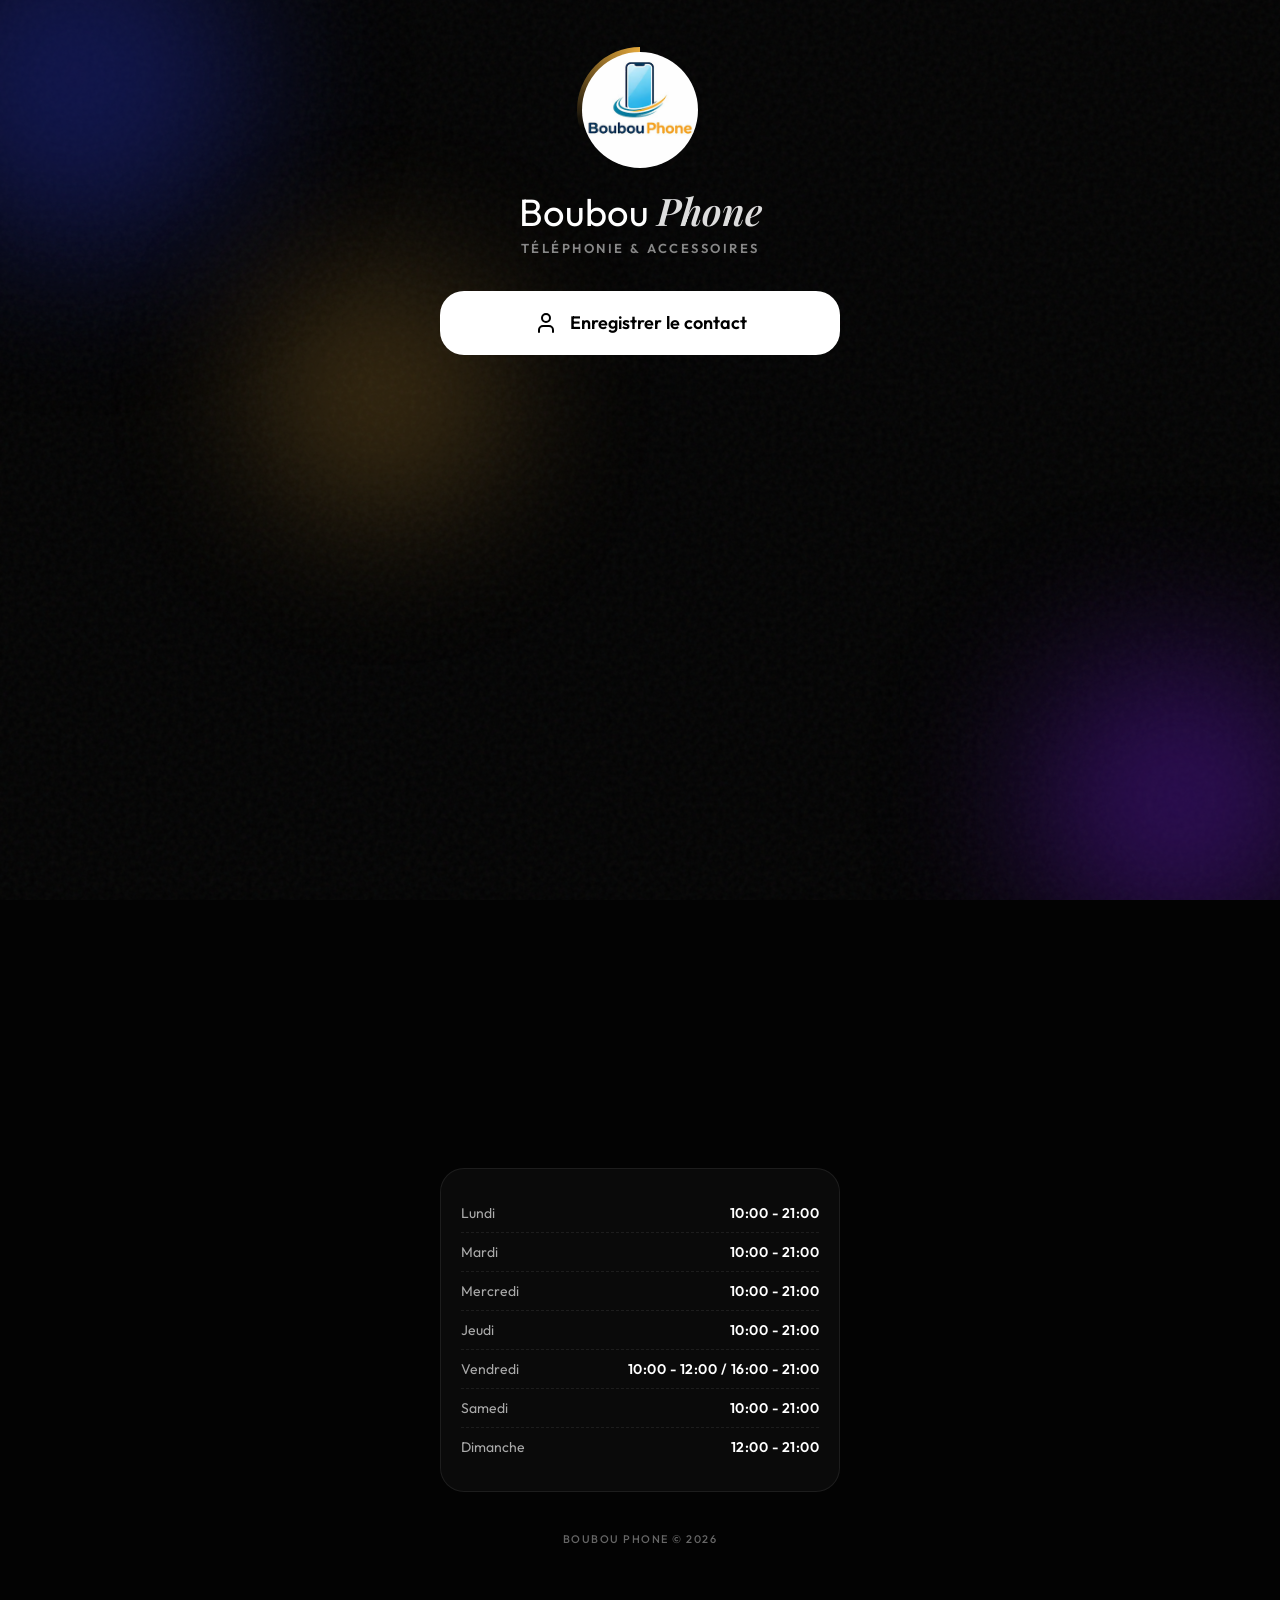
<file: boubou-phone/index.html>
<!DOCTYPE html>
<html lang="fr">
<head>
    <meta charset="UTF-8">
    <meta name="viewport" content="width=device-width, initial-scale=1.0, maximum-scale=1.0, user-scalable=no">
    <meta name="robots" content="noindex, nofollow">
    <title>Boubou Phone - Carte Digitale</title>
    <link rel="preconnect" href="https://fonts.googleapis.com">
    <link rel="preconnect" href="https://fonts.gstatic.com" crossorigin>
    <link href="https://fonts.googleapis.com/css2?family=Outfit:wght@300;400;500;600;800&family=Playfair+Display:ital,wght@1,600&display=swap" rel="stylesheet">
    <link rel="stylesheet" href="style.css">
</head>
<body>

    <div class="app-loader">
        <div class="spinner"></div>
    </div>

    <svg class="svg-defs">
        <defs>
            <radialGradient id="ig-gradient" r="150%" cx="30%" cy="107%">
                <stop stop-color="#fdf497" offset="0"></stop>
                <stop stop-color="#fd5949" offset="0.45"></stop>
                <stop stop-color="#d6249f" offset="0.6"></stop>
                <stop stop-color="#285AEB" offset="0.9"></stop>
            </radialGradient>
        </defs>
    </svg>

    <div class="liquid-bg">
        <div class="blob blob-1"></div>
        <div class="blob blob-2"></div>
        <div class="blob blob-3"></div>
    </div>

    <div class="app-container">
        <header class="profile-header">
            <div class="logo-wrapper">
                <div class="logo-ring"></div>
                <img src="assets/logoboubouphone.png" class="logo" alt="Boubou Phone">
            </div>
            <h1 class="name">Boubou <span>Phone</span></h1>
            <p class="role">Téléphonie & Accessoires</p>

        </header>

        <div class="btn-wrapper">
            <a href="assets/contacto.vcf" download="contacto.vcf" class="btn-massive">
                <svg viewBox="0 0 24 24" stroke-linecap="round" stroke-linejoin="round">
                    <path d="M19 21v-2a4 4 0 0 0-4-4H9a4 4 0 0 0-4 4v2"></path>
                    <circle cx="12" cy="7" r="4"></circle>
                </svg>
                Enregistrer le contact
            </a>
        </div>

        <h2 class="section-header">Contact Rapide</h2>
        <div class="bento-grid">
            <a href="https://wa.me/212630202009" target="_blank" class="bento-item bento-wa">
                <svg class="bento-icon-main" viewBox="0 0 24 24"><path fill="#25D366" d="M17.47 14.38c-.3-.15-1.76-.87-2.03-.97-.27-.1-.47-.15-.67.15-.2.3-.77.97-.94 1.16-.17.2-.35.22-.64.08-.3-.15-1.26-.46-2.4-1.48-.88-.79-1.48-1.76-1.65-2.06-.17-.3 0-.46.13-.61.13-.13.3-.35.45-.52.15-.17.2-.3.3-.5.1-.2.05-.37-.03-.52-.07-.15-.67-1.61-.92-2.21-.24-.58-.49-.5-.67-.51a12.8 12.8 0 00-.57-.01c-.2 0-.52.07-.79.37-.27.3-1.04 1.02-1.04 2.48 0 1.46 1.07 2.88 1.21 3.07.15.2 2.1 3.2 5.08 4.49.71.3 1.26.49 1.69.62.71.23 1.36.2 1.87.12.57-.09 1.76-.72 2.01-1.41.25-.7.25-1.29.17-1.41-.07-.12-.27-.2-.57-.35m-5.42 7.4h0a9.87 9.87 0 01-5.03-1.38l-.36-.21-3.74.98 1-3.65-.24-.37a9.86 9.86 0 01-1.51-5.26c0-5.45 4.44-9.88 9.89-9.88 2.64 0 5.12 1.03 6.99 2.9a9.82 9.82 0 012.89 6.99c0 5.45-4.44 9.88-9.88 9.88m8.41-18.3A11.82 11.82 0 0012.05 0C5.5 0 .16 5.34.16 11.89c0 2.1.55 4.14 1.59 5.95L.06 24l6.3-1.65a11.88 11.88 0 005.69 1.45h0c6.55 0 11.89-5.34 11.89-11.89a11.82 11.82 0 00-3.48-8.41z"/></svg>
                <svg class="bento-bg-icon" viewBox="0 0 24 24"><path fill="#FFF" d="M17.47 14.38c-.3-.15-1.76-.87-2.03-.97-.27-.1-.47-.15-.67.15-.2.3-.77.97-.94 1.16-.17.2-.35.22-.64.08-.3-.15-1.26-.46-2.4-1.48-.88-.79-1.48-1.76-1.65-2.06-.17-.3 0-.46.13-.61.13-.13.3-.35.45-.52.15-.17.2-.3.3-.5.1-.2.05-.37-.03-.52-.07-.15-.67-1.61-.92-2.21-.24-.58-.49-.5-.67-.51a12.8 12.8 0 00-.57-.01c-.2 0-.52.07-.79.37-.27.3-1.04 1.02-1.04 2.48 0 1.46 1.07 2.88 1.21 3.07.15.2 2.1 3.2 5.08 4.49.71.3 1.26.49 1.69.62.71.23 1.36.2 1.87.12.57-.09 1.76-.72 2.01-1.41.25-.7.25-1.29.17-1.41-.07-.12-.27-.2-.57-.35m-5.42 7.4h0a9.87 9.87 0 01-5.03-1.38l-.36-.21-3.74.98 1-3.65-.24-.37a9.86 9.86 0 01-1.51-5.26c0-5.45 4.44-9.88 9.89-9.88 2.64 0 5.12 1.03 6.99 2.9a9.82 9.82 0 012.89 6.99c0 5.45-4.44 9.88-9.88 9.88m8.41-18.3A11.82 11.82 0 0012.05 0C5.5 0 .16 5.34.16 11.89c0 2.1.55 4.14 1.59 5.95L.06 24l6.3-1.65a11.88 11.88 0 005.69 1.45h0c6.55 0 11.89-5.34 11.89-11.89a11.82 11.82 0 00-3.48-8.41z"/></svg>
                <div>
                    <h3 class="bento-title">WhatsApp</h3>
                    <p class="bento-sub">Discutons</p>
                </div>
            </a>

            <a href="https://instagram.com/boubou_phone_" target="_blank" class="bento-item bento-ig">
                <svg class="bento-icon-main" viewBox="0 0 24 24"><path fill="url(#ig-gradient)" d="M12 2.163c3.204 0 3.584.012 4.85.07 3.252.148 4.771 1.691 4.919 4.919.058 1.265.069 1.645.069 4.849 0 3.205-.012 3.584-.069 4.849-.149 3.225-1.664 4.771-4.919 4.919-1.266.058-1.644.07-4.85.07-3.204 0-3.584-.012-4.849-.07-3.26-.149-4.771-1.699-4.919-4.92-.058-1.265-.07-1.644-.07-4.849 0-3.204.013-3.583.07-4.849.149-3.227 1.664-4.771 4.919-4.919 1.266-.057 1.645-.069 4.849-.069zM12 0C8.741 0 8.333.014 7.053.072 2.695.272.273 2.69.073 7.052.014 8.333 0 8.741 0 12c0 3.259.014 3.668.072 4.948.2 4.358 2.618 6.78 6.98 6.98C8.333 23.986 8.741 24 12 24c3.259 0 3.668-.014 4.948-.072 4.354-.2 6.782-2.618 6.979-6.98.059-1.28.073-1.689.073-4.948 0-3.259-.014-3.667-.072-4.947-.196-4.354-2.617-6.78-6.979-6.98C15.668.014 15.259 0 12 0zm0 5.838a6.162 6.162 0 100 12.324 6.162 6.162 0 000-12.324zM12 16a4 4 0 110-8 4 4 0 010 8zm6.406-11.845a1.44 1.44 0 100 2.881 1.44 1.44 0 000-2.881z"/></svg>
                <svg class="bento-bg-icon" viewBox="0 0 24 24"><path fill="#FFF" d="M12 2.163c3.204 0 3.584.012 4.85.07 3.252.148 4.771 1.691 4.919 4.919.058 1.265.069 1.645.069 4.849 0 3.205-.012 3.584-.069 4.849-.149 3.225-1.664 4.771-4.919 4.919-1.266.058-1.644.07-4.85.07-3.204 0-3.584-.012-4.849-.07-3.26-.149-4.771-1.699-4.919-4.92-.058-1.265-.07-1.644-.07-4.849 0-3.204.013-3.583.07-4.849.149-3.227 1.664-4.771 4.919-4.919 1.266-.057 1.645-.069 4.849-.069zM12 0C8.741 0 8.333.014 7.053.072 2.695.272.273 2.69.073 7.052.014 8.333 0 8.741 0 12c0 3.259.014 3.668.072 4.948.2 4.358 2.618 6.78 6.98 6.98C8.333 23.986 8.741 24 12 24c3.259 0 3.668-.014 4.948-.072 4.354-.2 6.782-2.618 6.979-6.98.059-1.28.073-1.689.073-4.948 0-3.259-.014-3.667-.072-4.947-.196-4.354-2.617-6.78-6.979-6.98C15.668.014 15.259 0 12 0zm0 5.838a6.162 6.162 0 100 12.324 6.162 6.162 0 000-12.324zM12 16a4 4 0 110-8 4 4 0 010 8zm6.406-11.845a1.44 1.44 0 100 2.881 1.44 1.44 0 000-2.881z"/></svg>
                <div>
                    <h3 class="bento-title">Instagram</h3>
                    <p class="bento-sub">@boubou_phone_</p>
                </div>
            </a>

            <!-- EMAIL (Panoramique) -->
            <a href="mailto:ismart.phone1427@gmail.com" class="bento-item bento-mail">
                <svg class="bento-icon-main" viewBox="0 0 24 24" fill="none" stroke="#F4B400" stroke-width="2" stroke-linecap="round" stroke-linejoin="round"><path d="M4 4h16c1.1 0 2 .9 2 2v12c0 1.1-.9 2-2 2H4c-1.1 0-2-.9-2-2V6c0-1.1.9-2 2-2z"></path><polyline points="22,6 12,13 2,6"></polyline></svg>
                <svg class="bento-bg-icon" viewBox="0 0 24 24" fill="none" stroke="#FFF" stroke-width="1"><path d="M4 4h16c1.1 0 2 .9 2 2v12c0 1.1-.9 2-2 2H4c-1.1 0-2-.9-2-2V6c0-1.1.9-2 2-2z"></path><polyline points="22,6 12,13 2,6"></polyline></svg>
                <div class="bento-text">
                    <h3 class="bento-title">Nous écrire</h3>
                    <p class="bento-sub">ismart.phone1427@gmail.com</p>
                </div>
            </a>

            <!-- TIKTOK -->
            <a href="https://tiktok.com/@boubouphone" target="_blank" class="bento-item bento-tiktok">
                <svg class="bento-icon-main" viewBox="0 0 24 24" fill="#FFFFFF" style="filter: drop-shadow(2px 2px 0px #FE2C55) drop-shadow(-2px -2px 0px #25F4EE);">
                    <path d="M19.59 6.69a4.83 4.83 0 01-3.77-4.25V2h-3.45v13.67a2.89 2.89 0 01-5.2 1.74 2.89 2.89 0 012.31-4.64 2.93 2.93 0 01.88.13V9.4a6.84 6.84 0 00-1-.05A6.33 6.33 0 005 20.1a6.34 6.34 0 0010.86-4.43v-7a8.16 8.16 0 004.77 1.52v-3.4a4.85 4.85 0 01-1-.1z"/>
                </svg>
                <svg class="bento-bg-icon" viewBox="0 0 24 24" fill="#FFF"><path d="M19.59 6.69a4.83 4.83 0 01-3.77-4.25V2h-3.45v13.67a2.89 2.89 0 01-5.2 1.74 2.89 2.89 0 012.31-4.64 2.93 2.93 0 01.88.13V9.4a6.84 6.84 0 00-1-.05A6.33 6.33 0 005 20.1a6.34 6.34 0 0010.86-4.43v-7a8.16 8.16 0 004.77 1.52v-3.4a4.85 4.85 0 01-1-.1z"/></svg>
                <div>
                    <h3 class="bento-title">TikTok</h3>
                    <p class="bento-sub">@boubouphone</p>
                </div>
            </a>

            <!-- FACEBOOK (Carré) -->
            <a href="https://www.facebook.com/share/1Dr9kh2LFU/?mibextid=wwXIfr" target="_blank" class="bento-item bento-fb-sq" style="aspect-ratio: 1; animation-delay: 0.45s;">
                <svg class="bento-icon-main" viewBox="0 0 24 24" fill="none" stroke="#1877F2" stroke-width="2" stroke-linecap="round" stroke-linejoin="round">
                    <path d="M18 2h-3a5 5 0 0 0-5 5v3H7v4h3v8h4v-8h3l1-4h-4V7a1 1 0 0 1 1-1h3z"></path>
                </svg>
                <svg class="bento-bg-icon" viewBox="0 0 24 24" fill="none" stroke="#FFF" stroke-width="1"><path d="M18 2h-3a5 5 0 0 0-5 5v3H7v4h3v8h4v-8h3l1-4h-4V7a1 1 0 0 1 1-1h3z"></path></svg>
                <div>
                    <h3 class="bento-title">Facebook</h3>
                    <p class="bento-sub">Notre page</p>
                </div>
            </a>

            <!-- CARTE CARRÉE -->
            <a href="https://maps.app.goo.gl/mkoiNMYwP63icX1X6" target="_blank" class="bento-item" style="aspect-ratio: 1; animation-delay: 0.45s;">
                <svg class="bento-icon-main" viewBox="0 0 24 24" fill="none" stroke="#EA4335" stroke-width="2" stroke-linecap="round" stroke-linejoin="round">
                    <path d="M21 10c0 7-9 13-9 13s-9-6-9-13a9 9 0 0 1 18 0z"></path>
                    <circle cx="12" cy="10" r="3"></circle>
                </svg>
                <svg class="bento-bg-icon" viewBox="0 0 24 24" fill="none" stroke="#FFF" stroke-width="2">
                    <path d="M21 10c0 7-9 13-9 13s-9-6-9-13a9 9 0 0 1 18 0z"></path>
                </svg>
                <div>
                    <h3 class="bento-title">Notre Adresse</h3>
                    <p class="bento-sub">Voir sur la carte</p>
                </div>
            </a>

            <a href="#" onclick="const msg = 'Découvrez le portfolio professionnel de Boubou Phone  : '; if(navigator.share){ navigator.share({ title: 'Boubou Phone', text: msg, url: window.location.href }); } else { window.open('https://api.whatsapp.com/send?text=' + encodeURIComponent(msg) + window.location.href); } return false;" class="bento-item" style="animation-delay: 0.7s; aspect-ratio: 1; border: 1px dashed rgba(255,255,255,0.3); background: rgba(255,255,255,0.02);">
                <svg class="bento-icon-main" viewBox="0 0 24 24" fill="none" stroke="#FFF" stroke-width="1.5" stroke-linecap="round" stroke-linejoin="round">
                    <path d="M4 12v8a2 2 0 0 0 2 2h12a2 2 0 0 0 2-2v-8"></path>
                    <polyline points="16 6 12 2 8 6"></polyline>
                    <line x1="12" y1="2" x2="12" y2="15"></line>
                </svg>
                <svg class="bento-bg-icon" viewBox="0 0 24 24" fill="none" stroke="#FFF" stroke-width="1"><path d="M4 12v8a2 2 0 0 0 2 2h12a2 2 0 0 0 2-2v-8"></path><polyline points="16 6 12 2 8 6"></polyline></svg>
                <div>
                    <h3 class="bento-title">Partager</h3>
                    <p class="bento-sub">Envoyer le profil</p>
                </div>
            </a>
        </div>

        <h2 class="section-header">Horaires d'ouverture</h2>
        <div class="schedule-card">
            <div class="schedule-row" style="padding: 10px 0;">
                <span class="day">Lundi</span>
                <span class="hours">10:00 - 21:00</span>
            </div>
            <div class="schedule-row" style="padding: 10px 0;">
                <span class="day">Mardi</span>
                <span class="hours">10:00 - 21:00</span>
            </div>
            <div class="schedule-row" style="padding: 10px 0;">
                <span class="day">Mercredi</span>
                <span class="hours">10:00 - 21:00</span>
            </div>
            <div class="schedule-row" style="padding: 10px 0;">
                <span class="day">Jeudi</span>
                <span class="hours">10:00 - 21:00</span>
            </div>
            <div class="schedule-row" style="padding: 10px 0;">
                <span class="day">Vendredi</span>
                <span class="hours">10:00 - 12:00 / 16:00 - 21:00</span>
            </div>
            <div class="schedule-row" style="padding: 10px 0;">
                <span class="day">Samedi</span>
                <span class="hours">10:00 - 21:00</span>
            </div>
            <div class="schedule-row" style="padding: 10px 0;">
                <span class="day">Dimanche</span>
                <span class="hours">12:00 - 21:00</span>
            </div>
        </div>



        <div class="footer-copy">Boubou Phone &copy; 2026</div>
    </div>
</body>
</html>
</file>
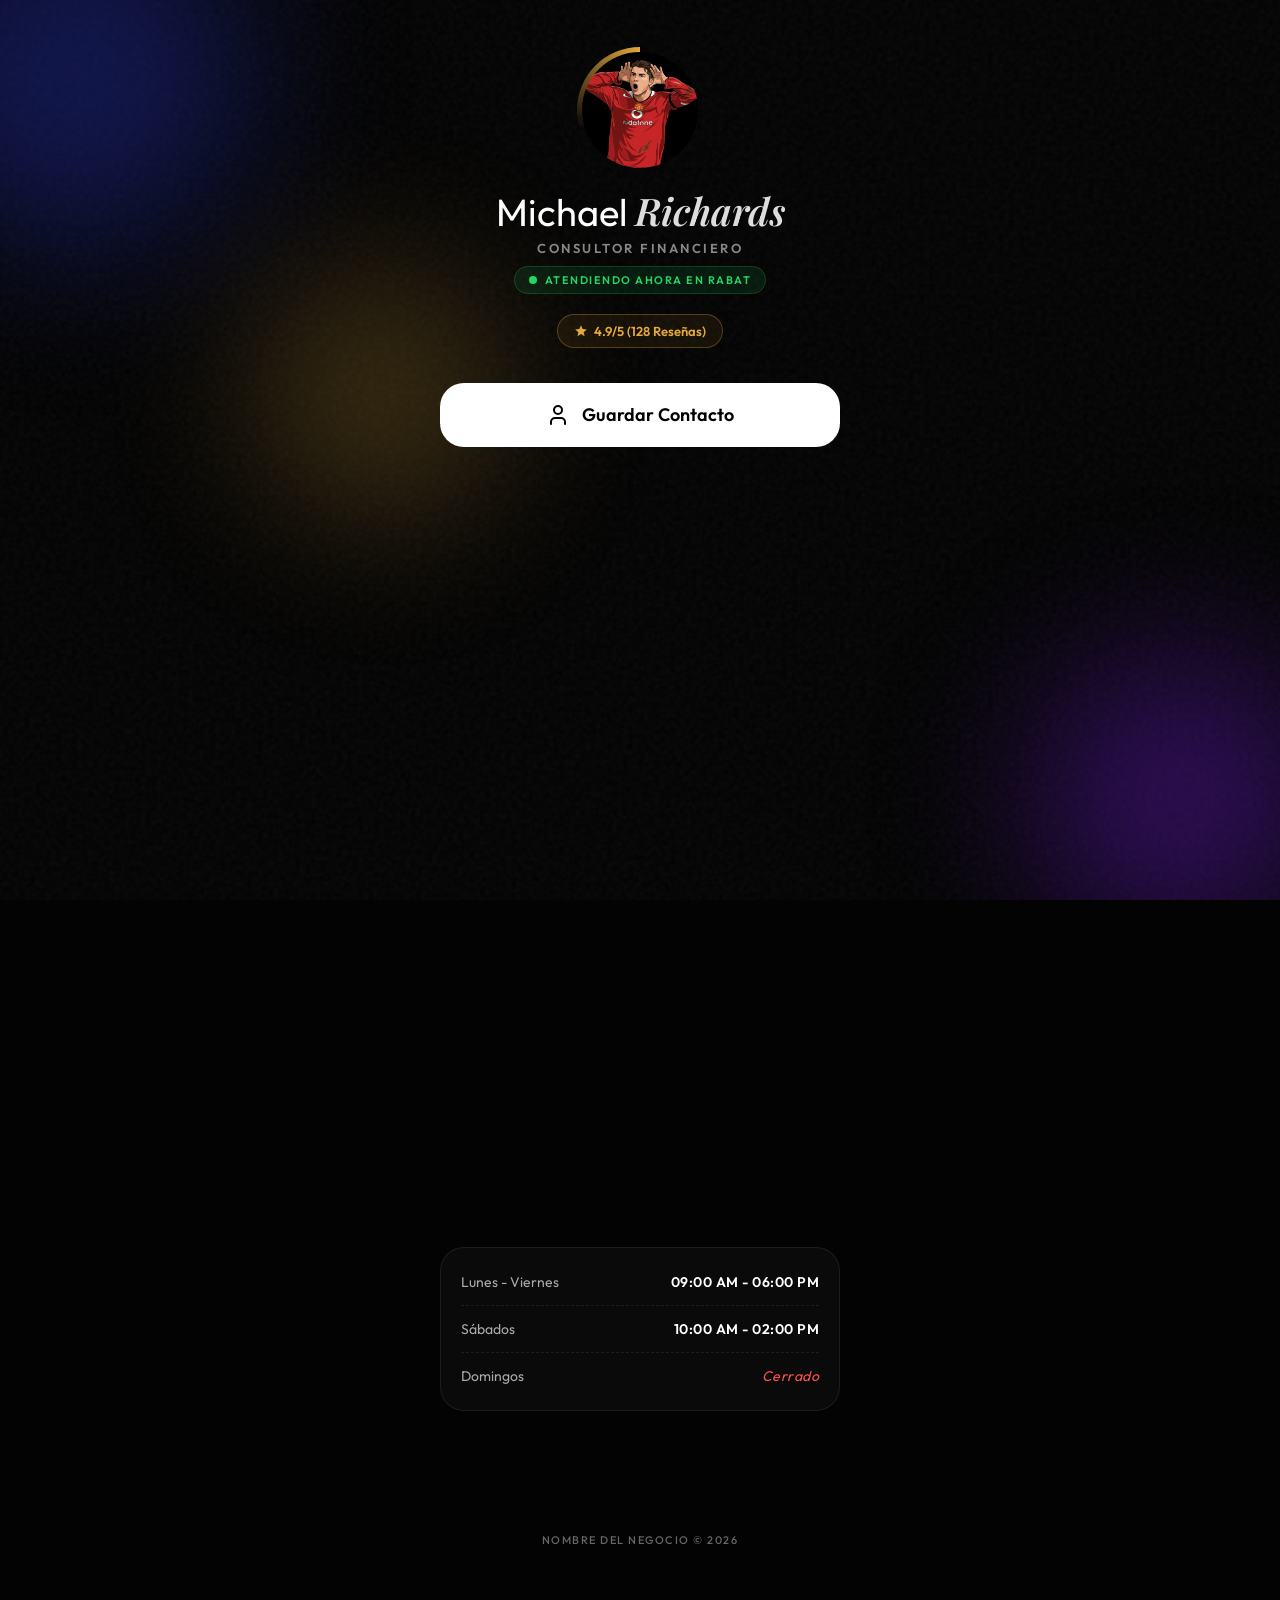
<file: cafe-luna/index.html>
<!DOCTYPE html>
<html lang="es">
<head>
    <meta charset="UTF-8">
    <meta name="viewport" content="width=device-width, initial-scale=1.0, maximum-scale=1.0, user-scalable=no">
    <meta name="robots" content="noindex, nofollow">
    <!-- ========================================== -->
    <!-- ✏️ INSERTA EL TÍTULO DE LA PÁGINA AQUÍ -->
    <title>Tarjeta Virtual VIP - Premium Edition</title>
    <!-- ========================================== -->

    <!-- FUENTES GOOGLE (Outfit para modernidad, Playfair Display para elegancia) -->
    <link rel="preconnect" href="https://fonts.googleapis.com">
    <link rel="preconnect" href="https://fonts.gstatic.com" crossorigin>
    <link href="https://fonts.googleapis.com/css2?family=Outfit:wght@300;400;500;600;800&family=Playfair+Display:ital,wght@1,600&display=swap" rel="stylesheet">

    <!-- CONEXIÓN AL ARCHIVO CSS EXTERNO -->
    <link rel="stylesheet" href="style.css">
</head>
<body>

    <!-- Degradados globales SVG -->
    <svg class="svg-defs">
        <defs>
            <radialGradient id="ig-gradient" r="150%" cx="30%" cy="107%">
                <stop stop-color="#fdf497" offset="0"></stop>
                <stop stop-color="#fd5949" offset="0.45"></stop>
                <stop stop-color="#d6249f" offset="0.6"></stop>
                <stop stop-color="#285AEB" offset="0.9"></stop>
            </radialGradient>
        </defs>
    </svg>

    

  <!-- Fondo Aura Líquida -->
    <div class="liquid-bg">
        <div class="blob blob-1"></div>
        <div class="blob blob-2"></div>
        <div class="blob blob-3"></div>
    </div>

    <div class="app-container">
        
        <!-- ========================================== -->
        <!-- 🧑‍💼 1. NUEVA CABECERA (Estilo Michael Richards) -->
        <!-- ========================================== -->
        <header class="profile-header">
            <!-- Logo con anillo perimetral -->
            <div class="logo-wrapper">
                <div class="logo-ring"></div>
                <!-- 🖼️ FOTO DEL CLIENTE: PONER la ruta de la foto -->
                <img src="assets/cristiano todod oidos.png" class="logo" alt="Logotipo del Cliente">
            </div>
            
            <!-- ✏️ NOMBRE (Sans-serif + Serif Itálica) -->
            <h1 class="name">Michael <span>Richards</span></h1>
            
            <!-- ✏️ CARGO -->
            <p class="role">Consultor Financiero</p>

            <!-- INDICADOR DE ESTADO el puntito verde -->
            <div class="live-status">
                <span class="pulse-dot"></span>
                Atendiendo ahora en Rabat
            </div>
            
            <!-- ⭐ ETIQUETA DE CONFIANZA -->
            <div class="trust-badge">
                <svg viewBox="0 0 24 24"><path d="M12 17.27L18.18 21l-1.64-7.03L22 9.24l-7.19-.61L12 2 9.19 8.63 2 9.24l5.46 4.73L5.82 21z"/></svg>
                4.9/5 (128 Reseñas)
            </div>
        </header>

        <!-- ========================================== -->
        <!-- 📥 2. BOTÓN PRINCIPAL -->
        <!-- ========================================== -->
        <div class="btn-wrapper">
            <a href="assets/contacto.vcf" download="contacto.vcf" class="btn-massive">
                <svg viewBox="0 0 24 24" stroke-linecap="round" stroke-linejoin="round">
                    <path d="M19 21v-2a4 4 0 0 0-4-4H9a4 4 0 0 0-4 4v2"></path>
                    <circle cx="12" cy="7" r="4"></circle>
                </svg>
                Guardar Contacto
            </a>
        </div>

        <!-- ========================================== -->
        <!-- 🍱 4. BENTO GRID (Contacto Rápido) -->
        <!-- ========================================== -->
        <h2 class="section-header">Contacto Rápido</h2>
        <div class="bento-grid">
            
            <!-- WHATSAPP -->
            <a href="https://wa.me/1234567890" target="_blank" class="bento-item bento-wa">
                <svg class="bento-icon-main" viewBox="0 0 24 24"><path fill="#25D366" d="M17.47 14.38c-.3-.15-1.76-.87-2.03-.97-.27-.1-.47-.15-.67.15-.2.3-.77.97-.94 1.16-.17.2-.35.22-.64.08-.3-.15-1.26-.46-2.4-1.48-.88-.79-1.48-1.76-1.65-2.06-.17-.3 0-.46.13-.61.13-.13.3-.35.45-.52.15-.17.2-.3.3-.5.1-.2.05-.37-.03-.52-.07-.15-.67-1.61-.92-2.21-.24-.58-.49-.5-.67-.51a12.8 12.8 0 00-.57-.01c-.2 0-.52.07-.79.37-.27.3-1.04 1.02-1.04 2.48 0 1.46 1.07 2.88 1.21 3.07.15.2 2.1 3.2 5.08 4.49.71.3 1.26.49 1.69.62.71.23 1.36.2 1.87.12.57-.09 1.76-.72 2.01-1.41.25-.7.25-1.29.17-1.41-.07-.12-.27-.2-.57-.35m-5.42 7.4h0a9.87 9.87 0 01-5.03-1.38l-.36-.21-3.74.98 1-3.65-.24-.37a9.86 9.86 0 01-1.51-5.26c0-5.45 4.44-9.88 9.89-9.88 2.64 0 5.12 1.03 6.99 2.9a9.82 9.82 0 012.89 6.99c0 5.45-4.44 9.88-9.88 9.88m8.41-18.3A11.82 11.82 0 0012.05 0C5.5 0 .16 5.34.16 11.89c0 2.1.55 4.14 1.59 5.95L.06 24l6.3-1.65a11.88 11.88 0 005.69 1.45h0c6.55 0 11.89-5.34 11.89-11.89a11.82 11.82 0 00-3.48-8.41z"/></svg>
                <svg class="bento-bg-icon" viewBox="0 0 24 24"><path fill="#FFF" d="M17.47 14.38c-.3-.15-1.76-.87-2.03-.97-.27-.1-.47-.15-.67.15-.2.3-.77.97-.94 1.16-.17.2-.35.22-.64.08-.3-.15-1.26-.46-2.4-1.48-.88-.79-1.48-1.76-1.65-2.06-.17-.3 0-.46.13-.61.13-.13.3-.35.45-.52.15-.17.2-.3.3-.5.1-.2.05-.37-.03-.52-.07-.15-.67-1.61-.92-2.21-.24-.58-.49-.5-.67-.51a12.8 12.8 0 00-.57-.01c-.2 0-.52.07-.79.37-.27.3-1.04 1.02-1.04 2.48 0 1.46 1.07 2.88 1.21 3.07.15.2 2.1 3.2 5.08 4.49.71.3 1.26.49 1.69.62.71.23 1.36.2 1.87.12.57-.09 1.76-.72 2.01-1.41.25-.7.25-1.29.17-1.41-.07-.12-.27-.2-.57-.35m-5.42 7.4h0a9.87 9.87 0 01-5.03-1.38l-.36-.21-3.74.98 1-3.65-.24-.37a9.86 9.86 0 01-1.51-5.26c0-5.45 4.44-9.88 9.89-9.88 2.64 0 5.12 1.03 6.99 2.9a9.82 9.82 0 012.89 6.99c0 5.45-4.44 9.88-9.88 9.88m8.41-18.3A11.82 11.82 0 0012.05 0C5.5 0 .16 5.34.16 11.89c0 2.1.55 4.14 1.59 5.95L.06 24l6.3-1.65a11.88 11.88 0 005.69 1.45h0c6.55 0 11.89-5.34 11.89-11.89a11.82 11.82 0 00-3.48-8.41z"/></svg>
                <div>
                    <h3 class="bento-title">WhatsApp</h3>
                    <p class="bento-sub">Charlemos</p>
                </div>
            </a>

            <!-- INSTAGRAM -->
            <a href="https://instagram.com" target="_blank" class="bento-item bento-ig">
                <svg class="bento-icon-main" viewBox="0 0 24 24"><path fill="url(#ig-gradient)" d="M12 2.163c3.204 0 3.584.012 4.85.07 3.252.148 4.771 1.691 4.919 4.919.058 1.265.069 1.645.069 4.849 0 3.205-.012 3.584-.069 4.849-.149 3.225-1.664 4.771-4.919 4.919-1.266.058-1.644.07-4.85.07-3.204 0-3.584-.012-4.849-.07-3.26-.149-4.771-1.699-4.919-4.92-.058-1.265-.07-1.644-.07-4.849 0-3.204.013-3.583.07-4.849.149-3.227 1.664-4.771 4.919-4.919 1.266-.057 1.645-.069 4.849-.069zM12 0C8.741 0 8.333.014 7.053.072 2.695.272.273 2.69.073 7.052.014 8.333 0 8.741 0 12c0 3.259.014 3.668.072 4.948.2 4.358 2.618 6.78 6.98 6.98C8.333 23.986 8.741 24 12 24c3.259 0 3.668-.014 4.948-.072 4.354-.2 6.782-2.618 6.979-6.98.059-1.28.073-1.689.073-4.948 0-3.259-.014-3.667-.072-4.947-.196-4.354-2.617-6.78-6.979-6.98C15.668.014 15.259 0 12 0zm0 5.838a6.162 6.162 0 100 12.324 6.162 6.162 0 000-12.324zM12 16a4 4 0 110-8 4 4 0 010 8zm6.406-11.845a1.44 1.44 0 100 2.881 1.44 1.44 0 000-2.881z"/></svg>
                <svg class="bento-bg-icon" viewBox="0 0 24 24"><path fill="#FFF" d="M12 2.163c3.204 0 3.584.012 4.85.07 3.252.148 4.771 1.691 4.919 4.919.058 1.265.069 1.645.069 4.849 0 3.205-.012 3.584-.069 4.849-.149 3.225-1.664 4.771-4.919 4.919-1.266.058-1.644.07-4.85.07-3.204 0-3.584-.012-4.849-.07-3.26-.149-4.771-1.699-4.919-4.92-.058-1.265-.07-1.644-.07-4.849 0-3.204.013-3.583.07-4.849.149-3.227 1.664-4.771 4.919-4.919 1.266-.057 1.645-.069 4.849-.069zM12 0C8.741 0 8.333.014 7.053.072 2.695.272.273 2.69.073 7.052.014 8.333 0 8.741 0 12c0 3.259.014 3.668.072 4.948.2 4.358 2.618 6.78 6.98 6.98C8.333 23.986 8.741 24 12 24c3.259 0 3.668-.014 4.948-.072 4.354-.2 6.782-2.618 6.979-6.98.059-1.28.073-1.689.073-4.948 0-3.259-.014-3.667-.072-4.947-.196-4.354-2.617-6.78-6.979-6.98C15.668.014 15.259 0 12 0zm0 5.838a6.162 6.162 0 100 12.324 6.162 6.162 0 000-12.324zM12 16a4 4 0 110-8 4 4 0 010 8zm6.406-11.845a1.44 1.44 0 100 2.881 1.44 1.44 0 000-2.881z"/></svg>
                <div>
                    <h3 class="bento-title">Instagram</h3>
                    <p class="bento-sub">@tu_usuario</p>
                </div>
            </a>

            <!-- SITIO WEB (Panorámico) -->
            <a href="https://tuweb.com" target="_blank" class="bento-item bento-web">
                <svg class="bento-icon-main" viewBox="0 0 24 24" fill="none" stroke="#285AEB" stroke-width="2" stroke-linecap="round" stroke-linejoin="round">
                    <circle cx="12" cy="12" r="10"></circle>
                    <path d="M12 2a15.3 15.3 0 0 1 4 10 15.3 15.3 0 0 1-4 10 15.3 15.3 0 0 1-4-10 15.3 15.3 0 0 1 4-10z"></path>
                    <path d="M2 12h20"></path>
                </svg>
                <svg class="bento-bg-icon" viewBox="0 0 24 24" fill="none" stroke="#FFF" stroke-width="1"><circle cx="12" cy="12" r="10"></circle><path d="M12 2a15.3 15.3 0 0 1 4 10 15.3 15.3 0 0 1-4 10 15.3 15.3 0 0 1-4-10 15.3 15.3 0 0 1 4-10z"></path><path d="M2 12h20"></path></svg>
                <div class="bento-text">
                    <h3 class="bento-title">Sitio Web Oficial</h3>
                    <p class="bento-sub">Visita nuestro portafolio →</p>
                </div>
            </a>

            <!-- TIKTOK -->
            <a href="https://tiktok.com/@tu_usuario" target="_blank" class="bento-item bento-tiktok">
                <svg class="bento-icon-main" viewBox="0 0 24 24" fill="#FFFFFF" style="filter: drop-shadow(2px 2px 0px #FE2C55) drop-shadow(-2px -2px 0px #25F4EE);">
                    <path d="M19.59 6.69a4.83 4.83 0 01-3.77-4.25V2h-3.45v13.67a2.89 2.89 0 01-5.2 1.74 2.89 2.89 0 012.31-4.64 2.93 2.93 0 01.88.13V9.4a6.84 6.84 0 00-1-.05A6.33 6.33 0 005 20.1a6.34 6.34 0 0010.86-4.43v-7a8.16 8.16 0 004.77 1.52v-3.4a4.85 4.85 0 01-1-.1z"/>
                </svg>
                <svg class="bento-bg-icon" viewBox="0 0 24 24" fill="#FFF"><path d="M19.59 6.69a4.83 4.83 0 01-3.77-4.25V2h-3.45v13.67a2.89 2.89 0 01-5.2 1.74 2.89 2.89 0 012.31-4.64 2.93 2.93 0 01.88.13V9.4a6.84 6.84 0 00-1-.05A6.33 6.33 0 005 20.1a6.34 6.34 0 0010.86-4.43v-7a8.16 8.16 0 004.77 1.52v-3.4a4.85 4.85 0 01-1-.1z"/></svg>
                <div>
                    <h3 class="bento-title">TikTok</h3>
                    <p class="bento-sub">Contenido viral</p>
                </div>
            </a>


         

            <!-- 📱 NUEVO CUADRO 7: COMPARTIR (MENÚ NATIVO DEL MÓVIL) -->
            <a href="#" onclick="if(navigator.share){ navigator.share({ title: 'Perfil Profesional', text: 'Te comparto este contacto:', url: window.location.href }); } else { window.open('https://api.whatsapp.com/send?text=Te%20comparto%20este%20contacto:%20' + window.location.href); } return false;" class="bento-item" style="animation-delay: 0.7s; aspect-ratio: 1; border: 1px dashed rgba(255,255,255,0.3); background: rgba(255,255,255,0.02);">
                
                <svg class="bento-icon-main" viewBox="0 0 24 24" fill="none" stroke="#FFF" stroke-width="1.5" stroke-linecap="round" stroke-linejoin="round">
                    <!-- Icono de Compartir estándar de iOS -->
                    <path d="M4 12v8a2 2 0 0 0 2 2h12a2 2 0 0 0 2-2v-8"></path>
                    <polyline points="16 6 12 2 8 6"></polyline>
                    <line x1="12" y1="2" x2="12" y2="15"></line>
                </svg>
                
                <svg class="bento-bg-icon" viewBox="0 0 24 24" fill="none" stroke="#FFF" stroke-width="1"><path d="M4 12v8a2 2 0 0 0 2 2h12a2 2 0 0 0 2-2v-8"></path><polyline points="16 6 12 2 8 6"></polyline></svg>
                
                <div>
                    <h3 class="bento-title">Compartir</h3>
                    <p class="bento-sub">Enviar Perfil</p>
                </div>
            </a>

            <!-- MAPA (Panorámico) -->
            <a href="https://maps.google.com" target="_blank" class="bento-item bento-map">
                <svg class="bento-icon-main" viewBox="0 0 24 24" fill="none" stroke="#EA4335" stroke-width="2" stroke-linecap="round" stroke-linejoin="round">
                    <path d="M21 10c0 7-9 13-9 13s-9-6-9-13a9 9 0 0 1 18 0z"></path>
                    <circle cx="12" cy="10" r="3"></circle>
                </svg>
                <svg class="bento-bg-icon" viewBox="0 0 24 24" fill="none" stroke="#FFF" stroke-width="2"><path d="M21 10c0 7-9 13-9 13s-9-6-9-13a9 9 0 0 1 18 0z"></path></svg>
                <div class="bento-text">
                    <h3 class="bento-title">Nuestra Oficina</h3>
                    <p class="bento-sub">Abrir en Google Maps →</p>
                </div>
            </a>

            <!-- CORREO (Panorámico) -->
            <a href="mailto:hola@ejemplo.com" class="bento-item bento-mail">
                <svg class="bento-icon-main" viewBox="0 0 24 24" fill="none" stroke="#F4B400" stroke-width="2" stroke-linecap="round" stroke-linejoin="round"><path d="M4 4h16c1.1 0 2 .9 2 2v12c0 1.1-.9 2-2 2H4c-1.1 0-2-.9-2-2V6c0-1.1.9-2 2-2z"></path><polyline points="22,6 12,13 2,6"></polyline></svg>
                <svg class="bento-bg-icon" viewBox="0 0 24 24" fill="none" stroke="#FFF" stroke-width="1"><path d="M4 4h16c1.1 0 2 .9 2 2v12c0 1.1-.9 2-2 2H4c-1.1 0-2-.9-2-2V6c0-1.1.9-2 2-2z"></path><polyline points="22,6 12,13 2,6"></polyline></svg>
                <div class="bento-text">
                    <h3 class="bento-title">Envíanos un Correo</h3>
                    <p class="bento-sub">hola@tuweb.com</p>
                </div>
            </a>

        </div>

        <!-- ========================================== -->
        <!-- 🕒 5. HORARIO DE ATENCIÓN (NUEVO) -->
        <!-- ========================================== -->
        <h2 class="section-header">Horario de Atención</h2>
        
        <div class="schedule-card">
            
            <!-- ✏️ DÍAS LABORABLES -->
            <div class="schedule-row">
                <span class="day">Lunes - Viernes</span>
                <span class="hours">09:00 AM - 06:00 PM</span>
            </div>
            
            <!-- ✏️ FINES DE SEMANA (SÁBADO) -->
            <div class="schedule-row">
                <span class="day">Sábados</span>
                <span class="hours">10:00 AM - 02:00 PM</span>
            </div>
            
            <!-- ✏️ CERRADO (Usa la clase "closed" para que se pinte rojo) -->
            <div class="schedule-row closed">
                <span class="day">Domingos</span>
                <span class="hours">Cerrado</span>
            </div>
        </div>

        <a href="#" style="grid-column: span 2; display: flex; flex-direction: row; align-items: center; cursor: default;" class="bento-item">
    <svg class="bento-icon-main" style="margin-bottom: 0; margin-right: 15px; width: 40px; height: 40px;" viewBox="0 0 24 24" fill="none" stroke="#FFFFFF" stroke-width="2"><path d="M5 12.55a11 11 0 0 1 14.08 0"></path><path d="M1.42 9a16 16 0 0 1 21.16 0"></path><path d="M8.53 16.11a6 6 0 0 1 6.95 0"></path><line x1="12" y1="20" x2="12.01" y2="20"></line></svg>
    <div class="bento-text" style="display: flex; flex-direction: column;">
        <h3 class="bento-title">Wi-Fi: CafeVIP_5G</h3>
        <p class="bento-sub">Contraseña: cafe12345</p>
    </div>
</a>

        <!-- ========================================== -->
        <!-- 📝 FOOTER / COPYRIGHT                      -->
        <!-- ========================================== -->
        <div class="footer-copy">Nombre del Negocio &copy; 2026</div>
    </div>
</body>
</html>
</file>
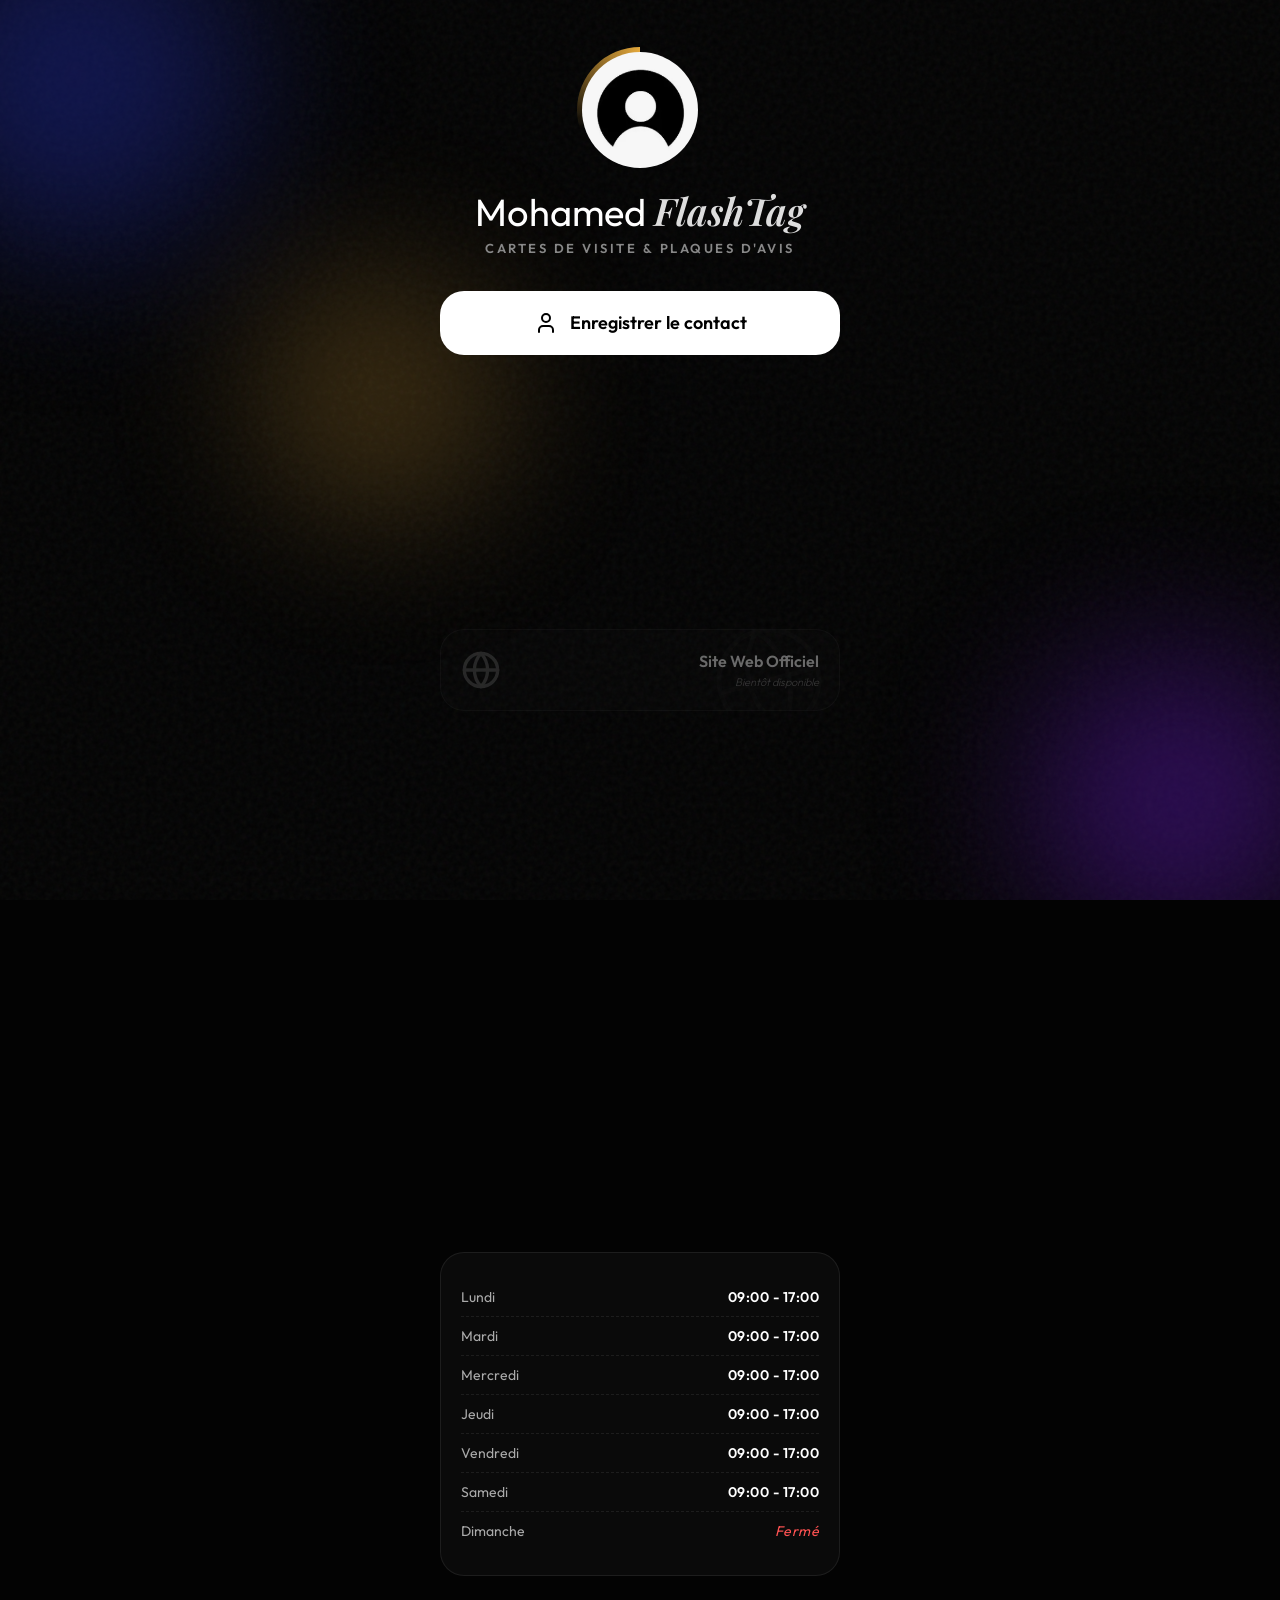
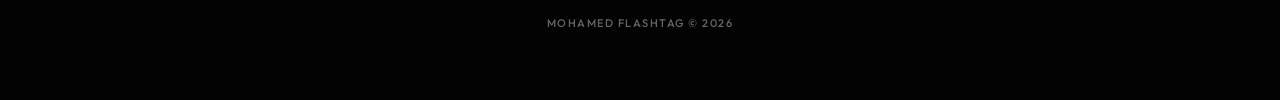
<file: demo-card/index.html>
<!DOCTYPE html>
<html lang="fr">
<head>
    <meta charset="UTF-8">
    <meta name="viewport" content="width=device-width, initial-scale=1.0, maximum-scale=1.0, user-scalable=no">
    <meta name="robots" content="noindex, nofollow">
    <title>Mohamed FlashTag - Carte Digitale</title>
    <link rel="preconnect" href="https://fonts.googleapis.com">
    <link rel="preconnect" href="https://fonts.gstatic.com" crossorigin>
    <link href="https://fonts.googleapis.com/css2?family=Outfit:wght@300;400;500;600;800&family=Playfair+Display:ital,wght@1,600&display=swap" rel="stylesheet">
    <link rel="stylesheet" href="style.css">
</head>
<body>

    <div class="app-loader">
        <div class="spinner"></div>
    </div>

    <svg class="svg-defs">
        <defs>
            <radialGradient id="ig-gradient" r="150%" cx="30%" cy="107%">
                <stop stop-color="#fdf497" offset="0"></stop>
                <stop stop-color="#fd5949" offset="0.45"></stop>
                <stop stop-color="#d6249f" offset="0.6"></stop>
                <stop stop-color="#285AEB" offset="0.9"></stop>
            </radialGradient>
        </defs>
    </svg>

    <div class="liquid-bg">
        <div class="blob blob-1"></div>
        <div class="blob blob-2"></div>
        <div class="blob blob-3"></div>
    </div>

    <div class="app-container">
        <header class="profile-header">
            <div class="logo-wrapper">
                <div class="logo-ring"></div>
                <img src="assets/logo.png" class="logo" alt="Mohamed FlashTag">
            </div>
            <h1 class="name">Mohamed <span>FlashTag</span></h1>
            <p class="role">Cartes de Visite & Plaques d'Avis</p>

        </header>

        <div class="btn-wrapper">
            <a href="assets/contacto.vcf" download="contacto.vcf" class="btn-massive">
                <svg viewBox="0 0 24 24" stroke-linecap="round" stroke-linejoin="round">
                    <path d="M19 21v-2a4 4 0 0 0-4-4H9a4 4 0 0 0-4 4v2"></path>
                    <circle cx="12" cy="7" r="4"></circle>
                </svg>
                Enregistrer le contact
            </a>
        </div>

        <h2 class="section-header">Contact Rapide</h2>
        <div class="bento-grid">
            <a href="https://wa.me/212637902591" target="_blank" class="bento-item bento-wa">
                <svg class="bento-icon-main" viewBox="0 0 24 24"><path fill="#25D366" d="M17.47 14.38c-.3-.15-1.76-.87-2.03-.97-.27-.1-.47-.15-.67.15-.2.3-.77.97-.94 1.16-.17.2-.35.22-.64.08-.3-.15-1.26-.46-2.4-1.48-.88-.79-1.48-1.76-1.65-2.06-.17-.3 0-.46.13-.61.13-.13.3-.35.45-.52.15-.17.2-.3.3-.5.1-.2.05-.37-.03-.52-.07-.15-.67-1.61-.92-2.21-.24-.58-.49-.5-.67-.51a12.8 12.8 0 00-.57-.01c-.2 0-.52.07-.79.37-.27.3-1.04 1.02-1.04 2.48 0 1.46 1.07 2.88 1.21 3.07.15.2 2.1 3.2 5.08 4.49.71.3 1.26.49 1.69.62.71.23 1.36.2 1.87.12.57-.09 1.76-.72 2.01-1.41.25-.7.25-1.29.17-1.41-.07-.12-.27-.2-.57-.35m-5.42 7.4h0a9.87 9.87 0 01-5.03-1.38l-.36-.21-3.74.98 1-3.65-.24-.37a9.86 9.86 0 01-1.51-5.26c0-5.45 4.44-9.88 9.89-9.88 2.64 0 5.12 1.03 6.99 2.9a9.82 9.82 0 012.89 6.99c0 5.45-4.44 9.88-9.88 9.88m8.41-18.3A11.82 11.82 0 0012.05 0C5.5 0 .16 5.34.16 11.89c0 2.1.55 4.14 1.59 5.95L.06 24l6.3-1.65a11.88 11.88 0 005.69 1.45h0c6.55 0 11.89-5.34 11.89-11.89a11.82 11.82 0 00-3.48-8.41z"/></svg>
                <svg class="bento-bg-icon" viewBox="0 0 24 24"><path fill="#FFF" d="M17.47 14.38c-.3-.15-1.76-.87-2.03-.97-.27-.1-.47-.15-.67.15-.2.3-.77.97-.94 1.16-.17.2-.35.22-.64.08-.3-.15-1.26-.46-2.4-1.48-.88-.79-1.48-1.76-1.65-2.06-.17-.3 0-.46.13-.61.13-.13.3-.35.45-.52.15-.17.2-.3.3-.5.1-.2.05-.37-.03-.52-.07-.15-.67-1.61-.92-2.21-.24-.58-.49-.5-.67-.51a12.8 12.8 0 00-.57-.01c-.2 0-.52.07-.79.37-.27.3-1.04 1.02-1.04 2.48 0 1.46 1.07 2.88 1.21 3.07.15.2 2.1 3.2 5.08 4.49.71.3 1.26.49 1.69.62.71.23 1.36.2 1.87.12.57-.09 1.76-.72 2.01-1.41.25-.7.25-1.29.17-1.41-.07-.12-.27-.2-.57-.35m-5.42 7.4h0a9.87 9.87 0 01-5.03-1.38l-.36-.21-3.74.98 1-3.65-.24-.37a9.86 9.86 0 01-1.51-5.26c0-5.45 4.44-9.88 9.89-9.88 2.64 0 5.12 1.03 6.99 2.9a9.82 9.82 0 012.89 6.99c0 5.45-4.44 9.88-9.88 9.88m8.41-18.3A11.82 11.82 0 0012.05 0C5.5 0 .16 5.34.16 11.89c0 2.1.55 4.14 1.59 5.95L.06 24l6.3-1.65a11.88 11.88 0 005.69 1.45h0c6.55 0 11.89-5.34 11.89-11.89a11.82 11.82 0 00-3.48-8.41z"/></svg>
                <div>
                    <h3 class="bento-title">WhatsApp</h3>
                    <p class="bento-sub">Discutons</p>
                </div>
            </a>

            <a href="https://instagram.com/m" target="_blank" class="bento-item bento-ig">
                <svg class="bento-icon-main" viewBox="0 0 24 24"><path fill="url(#ig-gradient)" d="M12 2.163c3.204 0 3.584.012 4.85.07 3.252.148 4.771 1.691 4.919 4.919.058 1.265.069 1.645.069 4.849 0 3.205-.012 3.584-.069 4.849-.149 3.225-1.664 4.771-4.919 4.919-1.266.058-1.644.07-4.85.07-3.204 0-3.584-.012-4.849-.07-3.26-.149-4.771-1.699-4.919-4.92-.058-1.265-.07-1.644-.07-4.849 0-3.204.013-3.583.07-4.849.149-3.227 1.664-4.771 4.919-4.919 1.266-.057 1.645-.069 4.849-.069zM12 0C8.741 0 8.333.014 7.053.072 2.695.272.273 2.69.073 7.052.014 8.333 0 8.741 0 12c0 3.259.014 3.668.072 4.948.2 4.358 2.618 6.78 6.98 6.98C8.333 23.986 8.741 24 12 24c3.259 0 3.668-.014 4.948-.072 4.354-.2 6.782-2.618 6.979-6.98.059-1.28.073-1.689.073-4.948 0-3.259-.014-3.667-.072-4.947-.196-4.354-2.617-6.78-6.979-6.98C15.668.014 15.259 0 12 0zm0 5.838a6.162 6.162 0 100 12.324 6.162 6.162 0 000-12.324zM12 16a4 4 0 110-8 4 4 0 010 8zm6.406-11.845a1.44 1.44 0 100 2.881 1.44 1.44 0 000-2.881z"/></svg>
                <svg class="bento-bg-icon" viewBox="0 0 24 24"><path fill="#FFF" d="M12 2.163c3.204 0 3.584.012 4.85.07 3.252.148 4.771 1.691 4.919 4.919.058 1.265.069 1.645.069 4.849 0 3.205-.012 3.584-.069 4.849-.149 3.225-1.664 4.771-4.919 4.919-1.266.058-1.644.07-4.85.07-3.204 0-3.584-.012-4.849-.07-3.26-.149-4.771-1.699-4.919-4.92-.058-1.265-.07-1.644-.07-4.849 0-3.204.013-3.583.07-4.849.149-3.227 1.664-4.771 4.919-4.919 1.266-.057 1.645-.069 4.849-.069zM12 0C8.741 0 8.333.014 7.053.072 2.695.272.273 2.69.073 7.052.014 8.333 0 8.741 0 12c0 3.259.014 3.668.072 4.948.2 4.358 2.618 6.78 6.98 6.98C8.333 23.986 8.741 24 12 24c3.259 0 3.668-.014 4.948-.072 4.354-.2 6.782-2.618 6.979-6.98.059-1.28.073-1.689.073-4.948 0-3.259-.014-3.667-.072-4.947-.196-4.354-2.617-6.78-6.979-6.98C15.668.014 15.259 0 12 0zm0 5.838a6.162 6.162 0 100 12.324 6.162 6.162 0 000-12.324zM12 16a4 4 0 110-8 4 4 0 010 8zm6.406-11.845a1.44 1.44 0 100 2.881 1.44 1.44 0 000-2.881z"/></svg>
                <div>
                    <h3 class="bento-title">Instagram</h3>
                    <p class="bento-sub">@m</p>
                </div>
            </a>

            <!-- SITE WEB (Empty State) -->
            <a href="#" class="bento-item bento-web bento-empty">
                <svg class="bento-icon-main" viewBox="0 0 24 24" fill="none" stroke="#285AEB" stroke-width="2" stroke-linecap="round" stroke-linejoin="round">
                    <circle cx="12" cy="12" r="10"></circle>
                    <path d="M12 2a15.3 15.3 0 0 1 4 10 15.3 15.3 0 0 1-4 10 15.3 15.3 0 0 1-4-10 15.3 15.3 0 0 1 4-10z"></path>
                    <path d="M2 12h20"></path>
                </svg>
                <svg class="bento-bg-icon" viewBox="0 0 24 24" fill="none" stroke="#FFF" stroke-width="1"><circle cx="12" cy="12" r="10"></circle><path d="M12 2a15.3 15.3 0 0 1 4 10 15.3 15.3 0 0 1-4 10 15.3 15.3 0 0 1-4-10 15.3 15.3 0 0 1 4-10z"></path><path d="M2 12h20"></path></svg>
                <div class="bento-text">
                    <h3 class="bento-title">Site Web Officiel</h3>
                    <p class="bento-sub">Bientôt disponible</p>
                </div>
            </a>

            <!-- TIKTOK -->
            <a href="https://tiktok.com/@que lo que" target="_blank" class="bento-item bento-tiktok">
                <svg class="bento-icon-main" viewBox="0 0 24 24" fill="#FFFFFF" style="filter: drop-shadow(2px 2px 0px #FE2C55) drop-shadow(-2px -2px 0px #25F4EE);">
                    <path d="M19.59 6.69a4.83 4.83 0 01-3.77-4.25V2h-3.45v13.67a2.89 2.89 0 01-5.2 1.74 2.89 2.89 0 012.31-4.64 2.93 2.93 0 01.88.13V9.4a6.84 6.84 0 00-1-.05A6.33 6.33 0 005 20.1a6.34 6.34 0 0010.86-4.43v-7a8.16 8.16 0 004.77 1.52v-3.4a4.85 4.85 0 01-1-.1z"/>
                </svg>
                <svg class="bento-bg-icon" viewBox="0 0 24 24" fill="#FFF"><path d="M19.59 6.69a4.83 4.83 0 01-3.77-4.25V2h-3.45v13.67a2.89 2.89 0 01-5.2 1.74 2.89 2.89 0 012.31-4.64 2.93 2.93 0 01.88.13V9.4a6.84 6.84 0 00-1-.05A6.33 6.33 0 005 20.1a6.34 6.34 0 0010.86-4.43v-7a8.16 8.16 0 004.77 1.52v-3.4a4.85 4.85 0 01-1-.1z"/></svg>
                <div>
                    <h3 class="bento-title">TikTok</h3>
                    <p class="bento-sub">@que lo que</p>
                </div>
            </a>

            <a href="#" onclick="const msg = 'Découvrez le portfolio professionnel de Mohamed FlashTag  : '; if(navigator.share){ navigator.share({ title: 'Mohamed FlashTag', text: msg, url: window.location.href }); } else { window.open('https://api.whatsapp.com/send?text=' + encodeURIComponent(msg) + window.location.href); } return false;" class="bento-item" style="animation-delay: 0.7s; aspect-ratio: 1; border: 1px dashed rgba(255,255,255,0.3); background: rgba(255,255,255,0.02);">
                <svg class="bento-icon-main" viewBox="0 0 24 24" fill="none" stroke="#FFF" stroke-width="1.5" stroke-linecap="round" stroke-linejoin="round">
                    <path d="M4 12v8a2 2 0 0 0 2 2h12a2 2 0 0 0 2-2v-8"></path>
                    <polyline points="16 6 12 2 8 6"></polyline>
                    <line x1="12" y1="2" x2="12" y2="15"></line>
                </svg>
                <svg class="bento-bg-icon" viewBox="0 0 24 24" fill="none" stroke="#FFF" stroke-width="1"><path d="M4 12v8a2 2 0 0 0 2 2h12a2 2 0 0 0 2-2v-8"></path><polyline points="16 6 12 2 8 6"></polyline></svg>
                <div>
                    <h3 class="bento-title">Partager</h3>
                    <p class="bento-sub">Envoyer le profil</p>
                </div>
            </a>

            <!-- FACEBOOK (Panoramique) -->
            <a href="https://facebook.com/jjd" target="_blank" class="bento-item bento-fb">
                <svg class="bento-icon-main" viewBox="0 0 24 24" fill="none" stroke="#1877F2" stroke-width="2" stroke-linecap="round" stroke-linejoin="round">
                    <path d="M18 2h-3a5 5 0 0 0-5 5v3H7v4h3v8h4v-8h3l1-4h-4V7a1 1 0 0 1 1-1h3z"></path>
                </svg>
                <svg class="bento-bg-icon" viewBox="0 0 24 24" fill="none" stroke="#FFF" stroke-width="1"><path d="M18 2h-3a5 5 0 0 0-5 5v3H7v4h3v8h4v-8h3l1-4h-4V7a1 1 0 0 1 1-1h3z"></path></svg>
                <div class="bento-text">
                    <h3 class="bento-title">Facebook</h3>
                    <p class="bento-sub">Rejoindre notre page →</p>
                </div>
            </a>

            <!-- CARTE (Panoramique) -->
            <a href="cdc" target="_blank" class="bento-item bento-map">
                <svg class="bento-icon-main" viewBox="0 0 24 24" fill="none" stroke="#EA4335" stroke-width="2" stroke-linecap="round" stroke-linejoin="round">
                    <path d="M21 10c0 7-9 13-9 13s-9-6-9-13a9 9 0 0 1 18 0z"></path>
                    <circle cx="12" cy="10" r="3"></circle>
                </svg>
                <svg class="bento-bg-icon" viewBox="0 0 24 24" fill="none" stroke="#FFF" stroke-width="2"><path d="M21 10c0 7-9 13-9 13s-9-6-9-13a9 9 0 0 1 18 0z"></path></svg>
                <div class="bento-text">
                    <h3 class="bento-title">Notre Adresse</h3>
                    <p class="bento-sub">Ouvrir dans Google Maps →</p>
                </div>
            </a>

            <!-- EMAIL (Panoramique) -->
            <a href="mailto:dc" class="bento-item bento-mail">
                <svg class="bento-icon-main" viewBox="0 0 24 24" fill="none" stroke="#F4B400" stroke-width="2" stroke-linecap="round" stroke-linejoin="round"><path d="M4 4h16c1.1 0 2 .9 2 2v12c0 1.1-.9 2-2 2H4c-1.1 0-2-.9-2-2V6c0-1.1.9-2 2-2z"></path><polyline points="22,6 12,13 2,6"></polyline></svg>
                <svg class="bento-bg-icon" viewBox="0 0 24 24" fill="none" stroke="#FFF" stroke-width="1"><path d="M4 4h16c1.1 0 2 .9 2 2v12c0 1.1-.9 2-2 2H4c-1.1 0-2-.9-2-2V6c0-1.1.9-2 2-2z"></path><polyline points="22,6 12,13 2,6"></polyline></svg>
                <div class="bento-text">
                    <h3 class="bento-title">Nous écrire</h3>
                    <p class="bento-sub">dc</p>
                </div>
            </a>
        </div>

        <h2 class="section-header">Horaires d'ouverture</h2>
        <div class="schedule-card">
            <div class="schedule-row" style="padding: 10px 0;">
                <span class="day">Lundi</span>
                <span class="hours">09:00 - 17:00</span>
            </div>
            <div class="schedule-row" style="padding: 10px 0;">
                <span class="day">Mardi</span>
                <span class="hours">09:00 - 17:00</span>
            </div>
            <div class="schedule-row" style="padding: 10px 0;">
                <span class="day">Mercredi</span>
                <span class="hours">09:00 - 17:00</span>
            </div>
            <div class="schedule-row" style="padding: 10px 0;">
                <span class="day">Jeudi</span>
                <span class="hours">09:00 - 17:00</span>
            </div>
            <div class="schedule-row" style="padding: 10px 0;">
                <span class="day">Vendredi</span>
                <span class="hours">09:00 - 17:00</span>
            </div>
            <div class="schedule-row" style="padding: 10px 0;">
                <span class="day">Samedi</span>
                <span class="hours">09:00 - 17:00</span>
            </div>
            <div class="schedule-row closed" style="padding: 10px 0;">
                <span class="day">Dimanche</span>
                <span class="hours">Fermé</span>
            </div>
        </div>



        <div class="footer-copy">Mohamed FlashTag &copy; 2026</div>
    </div>
</body>
</html>
</file>
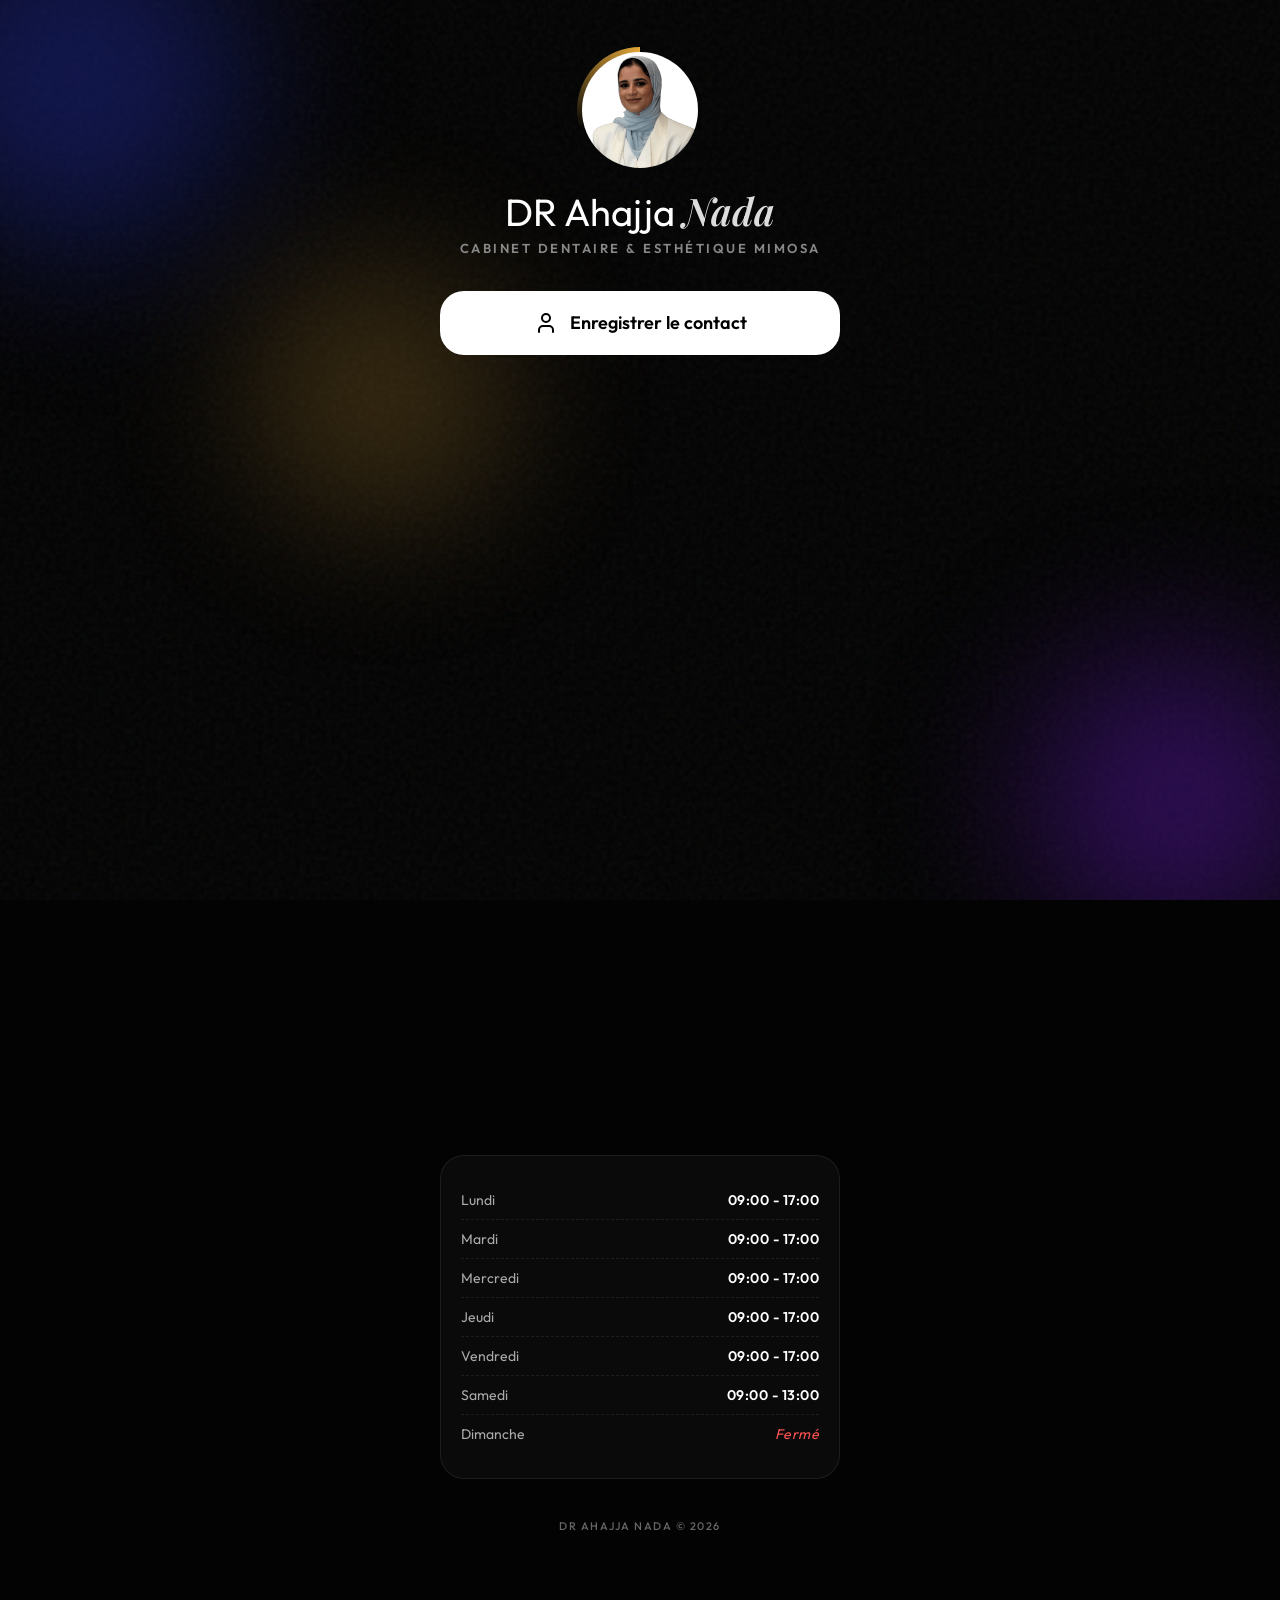
<file: dr-ahajja-nada/index.html>
<!DOCTYPE html>
<html lang="fr">
<head>
    <meta charset="UTF-8">
    <meta name="viewport" content="width=device-width, initial-scale=1.0, maximum-scale=1.0, user-scalable=no">
    <meta name="robots" content="noindex, nofollow">
    <title>DR Ahajja Nada - Carte Digitale</title>
    <link rel="preconnect" href="https://fonts.googleapis.com">
    <link rel="preconnect" href="https://fonts.gstatic.com" crossorigin>
    <link href="https://fonts.googleapis.com/css2?family=Outfit:wght@300;400;500;600;800&family=Playfair+Display:ital,wght@1,600&display=swap" rel="stylesheet">
    <link rel="stylesheet" href="style.css">
</head>
<body>

    <div class="app-loader">
        <div class="spinner"></div>
    </div>

    <svg class="svg-defs">
        <defs>
            <radialGradient id="ig-gradient" r="150%" cx="30%" cy="107%">
                <stop stop-color="#fdf497" offset="0"></stop>
                <stop stop-color="#fd5949" offset="0.45"></stop>
                <stop stop-color="#d6249f" offset="0.6"></stop>
                <stop stop-color="#285AEB" offset="0.9"></stop>
            </radialGradient>
        </defs>
    </svg>

    <div class="liquid-bg">
        <div class="blob blob-1"></div>
        <div class="blob blob-2"></div>
        <div class="blob blob-3"></div>
    </div>

    <div class="app-container">
        <header class="profile-header">
            <div class="logo-wrapper">
                <div class="logo-ring"></div>
                <img src="assets/logo.png" class="logo" alt="DR Ahajja Nada">
            </div>
            <h1 class="name">DR Ahajja <span>Nada</span></h1>
            <p class="role">CABINET DENTAIRE & esthétique MIMOSA</p>

        </header>

        <div class="btn-wrapper">
            <a href="assets/contacto.vcf" download="contacto.vcf" class="btn-massive">
                <svg viewBox="0 0 24 24" stroke-linecap="round" stroke-linejoin="round">
                    <path d="M19 21v-2a4 4 0 0 0-4-4H9a4 4 0 0 0-4 4v2"></path>
                    <circle cx="12" cy="7" r="4"></circle>
                </svg>
                Enregistrer le contact
            </a>
        </div>

        <h2 class="section-header">Contact Rapide</h2>
        <div class="bento-grid">
            <a href="https://wa.me/212661055692" target="_blank" class="bento-item bento-wa">
                <svg class="bento-icon-main" viewBox="0 0 24 24"><path fill="#25D366" d="M17.47 14.38c-.3-.15-1.76-.87-2.03-.97-.27-.1-.47-.15-.67.15-.2.3-.77.97-.94 1.16-.17.2-.35.22-.64.08-.3-.15-1.26-.46-2.4-1.48-.88-.79-1.48-1.76-1.65-2.06-.17-.3 0-.46.13-.61.13-.13.3-.35.45-.52.15-.17.2-.3.3-.5.1-.2.05-.37-.03-.52-.07-.15-.67-1.61-.92-2.21-.24-.58-.49-.5-.67-.51a12.8 12.8 0 00-.57-.01c-.2 0-.52.07-.79.37-.27.3-1.04 1.02-1.04 2.48 0 1.46 1.07 2.88 1.21 3.07.15.2 2.1 3.2 5.08 4.49.71.3 1.26.49 1.69.62.71.23 1.36.2 1.87.12.57-.09 1.76-.72 2.01-1.41.25-.7.25-1.29.17-1.41-.07-.12-.27-.2-.57-.35m-5.42 7.4h0a9.87 9.87 0 01-5.03-1.38l-.36-.21-3.74.98 1-3.65-.24-.37a9.86 9.86 0 01-1.51-5.26c0-5.45 4.44-9.88 9.89-9.88 2.64 0 5.12 1.03 6.99 2.9a9.82 9.82 0 012.89 6.99c0 5.45-4.44 9.88-9.88 9.88m8.41-18.3A11.82 11.82 0 0012.05 0C5.5 0 .16 5.34.16 11.89c0 2.1.55 4.14 1.59 5.95L.06 24l6.3-1.65a11.88 11.88 0 005.69 1.45h0c6.55 0 11.89-5.34 11.89-11.89a11.82 11.82 0 00-3.48-8.41z"/></svg>
                <svg class="bento-bg-icon" viewBox="0 0 24 24"><path fill="#FFF" d="M17.47 14.38c-.3-.15-1.76-.87-2.03-.97-.27-.1-.47-.15-.67.15-.2.3-.77.97-.94 1.16-.17.2-.35.22-.64.08-.3-.15-1.26-.46-2.4-1.48-.88-.79-1.48-1.76-1.65-2.06-.17-.3 0-.46.13-.61.13-.13.3-.35.45-.52.15-.17.2-.3.3-.5.1-.2.05-.37-.03-.52-.07-.15-.67-1.61-.92-2.21-.24-.58-.49-.5-.67-.51a12.8 12.8 0 00-.57-.01c-.2 0-.52.07-.79.37-.27.3-1.04 1.02-1.04 2.48 0 1.46 1.07 2.88 1.21 3.07.15.2 2.1 3.2 5.08 4.49.71.3 1.26.49 1.69.62.71.23 1.36.2 1.87.12.57-.09 1.76-.72 2.01-1.41.25-.7.25-1.29.17-1.41-.07-.12-.27-.2-.57-.35m-5.42 7.4h0a9.87 9.87 0 01-5.03-1.38l-.36-.21-3.74.98 1-3.65-.24-.37a9.86 9.86 0 01-1.51-5.26c0-5.45 4.44-9.88 9.89-9.88 2.64 0 5.12 1.03 6.99 2.9a9.82 9.82 0 012.89 6.99c0 5.45-4.44 9.88-9.88 9.88m8.41-18.3A11.82 11.82 0 0012.05 0C5.5 0 .16 5.34.16 11.89c0 2.1.55 4.14 1.59 5.95L.06 24l6.3-1.65a11.88 11.88 0 005.69 1.45h0c6.55 0 11.89-5.34 11.89-11.89a11.82 11.82 0 00-3.48-8.41z"/></svg>
                <div>
                    <h3 class="bento-title">WhatsApp</h3>
                    <p class="bento-sub">Discutons</p>
                </div>
            </a>

            <a href="https://instagram.com/dr.ahajjanada" target="_blank" class="bento-item bento-ig">
                <svg class="bento-icon-main" viewBox="0 0 24 24"><path fill="url(#ig-gradient)" d="M12 2.163c3.204 0 3.584.012 4.85.07 3.252.148 4.771 1.691 4.919 4.919.058 1.265.069 1.645.069 4.849 0 3.205-.012 3.584-.069 4.849-.149 3.225-1.664 4.771-4.919 4.919-1.266.058-1.644.07-4.85.07-3.204 0-3.584-.012-4.849-.07-3.26-.149-4.771-1.699-4.919-4.92-.058-1.265-.07-1.644-.07-4.849 0-3.204.013-3.583.07-4.849.149-3.227 1.664-4.771 4.919-4.919 1.266-.057 1.645-.069 4.849-.069zM12 0C8.741 0 8.333.014 7.053.072 2.695.272.273 2.69.073 7.052.014 8.333 0 8.741 0 12c0 3.259.014 3.668.072 4.948.2 4.358 2.618 6.78 6.98 6.98C8.333 23.986 8.741 24 12 24c3.259 0 3.668-.014 4.948-.072 4.354-.2 6.782-2.618 6.979-6.98.059-1.28.073-1.689.073-4.948 0-3.259-.014-3.667-.072-4.947-.196-4.354-2.617-6.78-6.979-6.98C15.668.014 15.259 0 12 0zm0 5.838a6.162 6.162 0 100 12.324 6.162 6.162 0 000-12.324zM12 16a4 4 0 110-8 4 4 0 010 8zm6.406-11.845a1.44 1.44 0 100 2.881 1.44 1.44 0 000-2.881z"/></svg>
                <svg class="bento-bg-icon" viewBox="0 0 24 24"><path fill="#FFF" d="M12 2.163c3.204 0 3.584.012 4.85.07 3.252.148 4.771 1.691 4.919 4.919.058 1.265.069 1.645.069 4.849 0 3.205-.012 3.584-.069 4.849-.149 3.225-1.664 4.771-4.919 4.919-1.266.058-1.644.07-4.85.07-3.204 0-3.584-.012-4.849-.07-3.26-.149-4.771-1.699-4.919-4.92-.058-1.265-.07-1.644-.07-4.849 0-3.204.013-3.583.07-4.849.149-3.227 1.664-4.771 4.919-4.919 1.266-.057 1.645-.069 4.849-.069zM12 0C8.741 0 8.333.014 7.053.072 2.695.272.273 2.69.073 7.052.014 8.333 0 8.741 0 12c0 3.259.014 3.668.072 4.948.2 4.358 2.618 6.78 6.98 6.98C8.333 23.986 8.741 24 12 24c3.259 0 3.668-.014 4.948-.072 4.354-.2 6.782-2.618 6.979-6.98.059-1.28.073-1.689.073-4.948 0-3.259-.014-3.667-.072-4.947-.196-4.354-2.617-6.78-6.979-6.98C15.668.014 15.259 0 12 0zm0 5.838a6.162 6.162 0 100 12.324 6.162 6.162 0 000-12.324zM12 16a4 4 0 110-8 4 4 0 010 8zm6.406-11.845a1.44 1.44 0 100 2.881 1.44 1.44 0 000-2.881z"/></svg>
                <div>
                    <h3 class="bento-title">Instagram</h3>
                    <p class="bento-sub">@dr.ahajjanada</p>
                </div>
            </a>

            <!-- SITE WEB (Panoramique) -->
            <a href="https://dr-ahajjanada.eu.cc/" target="_blank" class="bento-item bento-web">
                <svg class="bento-icon-main" viewBox="0 0 24 24" fill="none" stroke="#285AEB" stroke-width="2" stroke-linecap="round" stroke-linejoin="round">
                    <circle cx="12" cy="12" r="10"></circle>
                    <path d="M12 2a15.3 15.3 0 0 1 4 10 15.3 15.3 0 0 1-4 10 15.3 15.3 0 0 1-4-10 15.3 15.3 0 0 1 4-10z"></path>
                    <path d="M2 12h20"></path>
                </svg>
                <svg class="bento-bg-icon" viewBox="0 0 24 24" fill="none" stroke="#FFF" stroke-width="1"><circle cx="12" cy="12" r="10"></circle><path d="M12 2a15.3 15.3 0 0 1 4 10 15.3 15.3 0 0 1-4 10 15.3 15.3 0 0 1-4-10 15.3 15.3 0 0 1 4-10z"></path><path d="M2 12h20"></path></svg>
                <div class="bento-text">
                    <h3 class="bento-title">Site Web Officiel</h3>
                    <p class="bento-sub">Visiter notre site →</p>
                </div>
            </a>

            <!-- TIKTOK -->
            <a href="https://tiktok.com/@dr.nada.ahajja" target="_blank" class="bento-item bento-tiktok">
                <svg class="bento-icon-main" viewBox="0 0 24 24" fill="#FFFFFF" style="filter: drop-shadow(2px 2px 0px #FE2C55) drop-shadow(-2px -2px 0px #25F4EE);">
                    <path d="M19.59 6.69a4.83 4.83 0 01-3.77-4.25V2h-3.45v13.67a2.89 2.89 0 01-5.2 1.74 2.89 2.89 0 012.31-4.64 2.93 2.93 0 01.88.13V9.4a6.84 6.84 0 00-1-.05A6.33 6.33 0 005 20.1a6.34 6.34 0 0010.86-4.43v-7a8.16 8.16 0 004.77 1.52v-3.4a4.85 4.85 0 01-1-.1z"/>
                </svg>
                <svg class="bento-bg-icon" viewBox="0 0 24 24" fill="#FFF"><path d="M19.59 6.69a4.83 4.83 0 01-3.77-4.25V2h-3.45v13.67a2.89 2.89 0 01-5.2 1.74 2.89 2.89 0 012.31-4.64 2.93 2.93 0 01.88.13V9.4a6.84 6.84 0 00-1-.05A6.33 6.33 0 005 20.1a6.34 6.34 0 0010.86-4.43v-7a8.16 8.16 0 004.77 1.52v-3.4a4.85 4.85 0 01-1-.1z"/></svg>
                <div>
                    <h3 class="bento-title">TikTok</h3>
                    <p class="bento-sub">@dr.nada.ahajja</p>
                </div>
            </a>

            <a href="#" onclick="const msg = 'Découvrez le portfolio professionnel de DR Ahajja Nada  : '; if(navigator.share){ navigator.share({ title: 'DR Ahajja Nada', text: msg, url: window.location.href }); } else { window.open('https://api.whatsapp.com/send?text=' + encodeURIComponent(msg) + window.location.href); } return false;" class="bento-item" style="animation-delay: 0.7s; aspect-ratio: 1; border: 1px dashed rgba(255,255,255,0.3); background: rgba(255,255,255,0.02);">
                <svg class="bento-icon-main" viewBox="0 0 24 24" fill="none" stroke="#FFF" stroke-width="1.5" stroke-linecap="round" stroke-linejoin="round">
                    <path d="M4 12v8a2 2 0 0 0 2 2h12a2 2 0 0 0 2-2v-8"></path>
                    <polyline points="16 6 12 2 8 6"></polyline>
                    <line x1="12" y1="2" x2="12" y2="15"></line>
                </svg>
                <svg class="bento-bg-icon" viewBox="0 0 24 24" fill="none" stroke="#FFF" stroke-width="1"><path d="M4 12v8a2 2 0 0 0 2 2h12a2 2 0 0 0 2-2v-8"></path><polyline points="16 6 12 2 8 6"></polyline></svg>
                <div>
                    <h3 class="bento-title">Partager</h3>
                    <p class="bento-sub">Envoyer le profil</p>
                </div>
            </a>

            <!-- FACEBOOK (Panoramique) -->
            <a href="https://facebook.com/nada ahajja" target="_blank" class="bento-item bento-fb">
                <svg class="bento-icon-main" viewBox="0 0 24 24" fill="none" stroke="#1877F2" stroke-width="2" stroke-linecap="round" stroke-linejoin="round">
                    <path d="M18 2h-3a5 5 0 0 0-5 5v3H7v4h3v8h4v-8h3l1-4h-4V7a1 1 0 0 1 1-1h3z"></path>
                </svg>
                <svg class="bento-bg-icon" viewBox="0 0 24 24" fill="none" stroke="#FFF" stroke-width="1"><path d="M18 2h-3a5 5 0 0 0-5 5v3H7v4h3v8h4v-8h3l1-4h-4V7a1 1 0 0 1 1-1h3z"></path></svg>
                <div class="bento-text">
                    <h3 class="bento-title">Facebook</h3>
                    <p class="bento-sub">Rejoindre notre page →</p>
                </div>
            </a>

            <!-- CARTE (Panoramique) -->
            <a href="https://maps.app.goo.gl/QNL7BRVfKQZKDeeKA" target="_blank" class="bento-item bento-map">
                <svg class="bento-icon-main" viewBox="0 0 24 24" fill="none" stroke="#EA4335" stroke-width="2" stroke-linecap="round" stroke-linejoin="round">
                    <path d="M21 10c0 7-9 13-9 13s-9-6-9-13a9 9 0 0 1 18 0z"></path>
                    <circle cx="12" cy="10" r="3"></circle>
                </svg>
                <svg class="bento-bg-icon" viewBox="0 0 24 24" fill="none" stroke="#FFF" stroke-width="2"><path d="M21 10c0 7-9 13-9 13s-9-6-9-13a9 9 0 0 1 18 0z"></path></svg>
                <div class="bento-text">
                    <h3 class="bento-title">Notre Adresse</h3>
                    <p class="bento-sub">Ouvrir dans Google Maps →</p>
                </div>
            </a>
        </div>

        <h2 class="section-header">Horaires d'ouverture</h2>
        <div class="schedule-card">
            <div class="schedule-row" style="padding: 10px 0;">
                <span class="day">Lundi</span>
                <span class="hours">09:00 - 17:00</span>
            </div>
            <div class="schedule-row" style="padding: 10px 0;">
                <span class="day">Mardi</span>
                <span class="hours">09:00 - 17:00</span>
            </div>
            <div class="schedule-row" style="padding: 10px 0;">
                <span class="day">Mercredi</span>
                <span class="hours">09:00 - 17:00</span>
            </div>
            <div class="schedule-row" style="padding: 10px 0;">
                <span class="day">Jeudi</span>
                <span class="hours">09:00 - 17:00</span>
            </div>
            <div class="schedule-row" style="padding: 10px 0;">
                <span class="day">Vendredi</span>
                <span class="hours">09:00 - 17:00</span>
            </div>
            <div class="schedule-row" style="padding: 10px 0;">
                <span class="day">Samedi</span>
                <span class="hours">09:00 - 13:00</span>
            </div>
            <div class="schedule-row closed" style="padding: 10px 0;">
                <span class="day">Dimanche</span>
                <span class="hours">Fermé</span>
            </div>
        </div>



        <div class="footer-copy">DR Ahajja Nada &copy; 2026</div>
    </div>
</body>
</html>
</file>
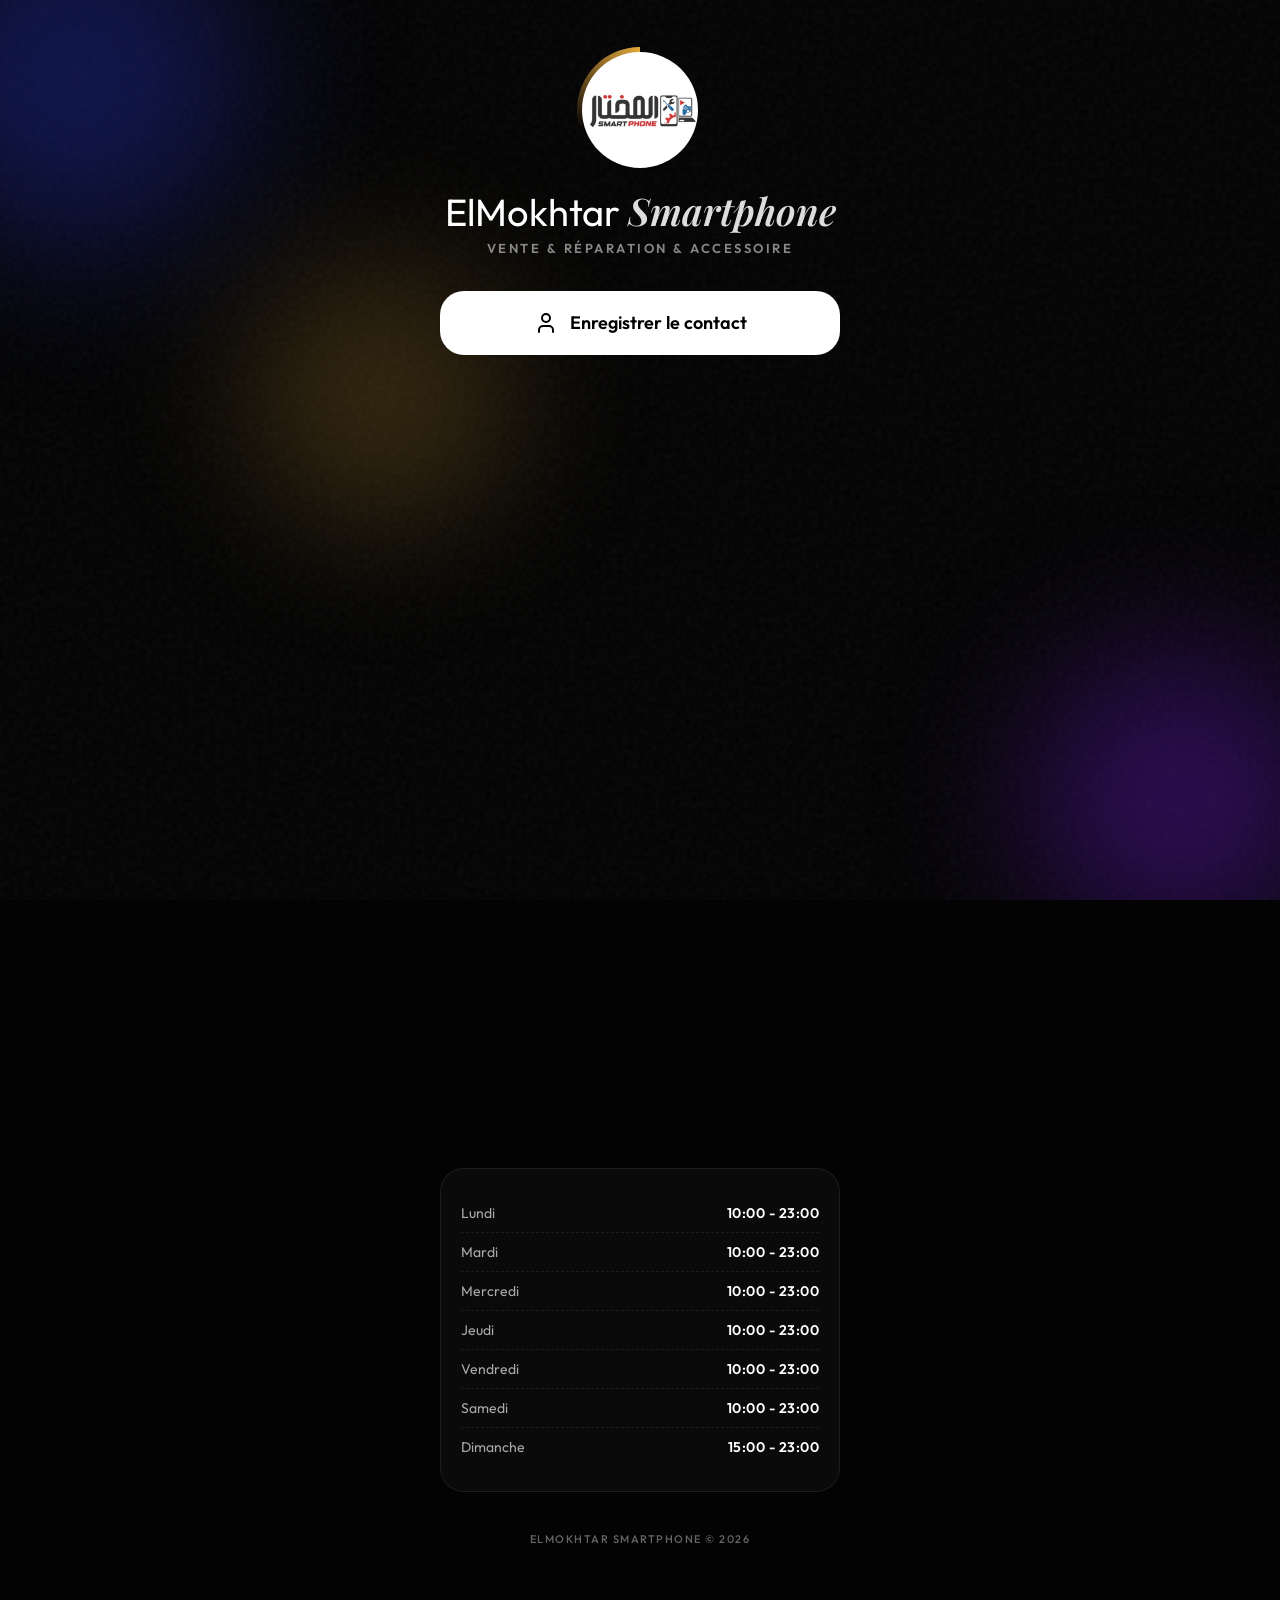
<file: elmokhtar-smartphone/index.html>
<!DOCTYPE html>
<html lang="fr">
<head>
    <meta charset="UTF-8">
    <meta name="viewport" content="width=device-width, initial-scale=1.0, maximum-scale=1.0, user-scalable=no">
    <meta name="robots" content="noindex, nofollow">
    <title>ElMokhtar Smartphone - Carte Digitale</title>
    <link rel="preconnect" href="https://fonts.googleapis.com">
    <link rel="preconnect" href="https://fonts.gstatic.com" crossorigin>
    <link href="https://fonts.googleapis.com/css2?family=Outfit:wght@300;400;500;600;800&family=Playfair+Display:ital,wght@1,600&display=swap" rel="stylesheet">
    <link rel="stylesheet" href="style.css">
</head>
<body>

    <div class="app-loader">
        <div class="spinner"></div>
    </div>

    <svg class="svg-defs">
        <defs>
            <radialGradient id="ig-gradient" r="150%" cx="30%" cy="107%">
                <stop stop-color="#fdf497" offset="0"></stop>
                <stop stop-color="#fd5949" offset="0.45"></stop>
                <stop stop-color="#d6249f" offset="0.6"></stop>
                <stop stop-color="#285AEB" offset="0.9"></stop>
            </radialGradient>
        </defs>
    </svg>

    <div class="liquid-bg">
        <div class="blob blob-1"></div>
        <div class="blob blob-2"></div>
        <div class="blob blob-3"></div>
    </div>

    <div class="app-container">
        <header class="profile-header">
            <div class="logo-wrapper">
                <div class="logo-ring"></div>
                <img src="assets/logoelmokhtarsmartphone.png" class="logo" alt="ElMokhtar Smartphone">
            </div>
            <h1 class="name">ElMokhtar <span>Smartphone</span></h1>
            <p class="role">Vente & Réparation & Accessoire</p>

        </header>

        <div class="btn-wrapper">
            <a href="assets/contacto.vcf" download="contacto.vcf" class="btn-massive">
                <svg viewBox="0 0 24 24" stroke-linecap="round" stroke-linejoin="round">
                    <path d="M19 21v-2a4 4 0 0 0-4-4H9a4 4 0 0 0-4 4v2"></path>
                    <circle cx="12" cy="7" r="4"></circle>
                </svg>
                Enregistrer le contact
            </a>
        </div>

        <h2 class="section-header">Contact Rapide</h2>
        <div class="bento-grid">
            <a href="https://wa.me/212666836360" target="_blank" class="bento-item bento-wa">
                <svg class="bento-icon-main" viewBox="0 0 24 24"><path fill="#25D366" d="M17.47 14.38c-.3-.15-1.76-.87-2.03-.97-.27-.1-.47-.15-.67.15-.2.3-.77.97-.94 1.16-.17.2-.35.22-.64.08-.3-.15-1.26-.46-2.4-1.48-.88-.79-1.48-1.76-1.65-2.06-.17-.3 0-.46.13-.61.13-.13.3-.35.45-.52.15-.17.2-.3.3-.5.1-.2.05-.37-.03-.52-.07-.15-.67-1.61-.92-2.21-.24-.58-.49-.5-.67-.51a12.8 12.8 0 00-.57-.01c-.2 0-.52.07-.79.37-.27.3-1.04 1.02-1.04 2.48 0 1.46 1.07 2.88 1.21 3.07.15.2 2.1 3.2 5.08 4.49.71.3 1.26.49 1.69.62.71.23 1.36.2 1.87.12.57-.09 1.76-.72 2.01-1.41.25-.7.25-1.29.17-1.41-.07-.12-.27-.2-.57-.35m-5.42 7.4h0a9.87 9.87 0 01-5.03-1.38l-.36-.21-3.74.98 1-3.65-.24-.37a9.86 9.86 0 01-1.51-5.26c0-5.45 4.44-9.88 9.89-9.88 2.64 0 5.12 1.03 6.99 2.9a9.82 9.82 0 012.89 6.99c0 5.45-4.44 9.88-9.88 9.88m8.41-18.3A11.82 11.82 0 0012.05 0C5.5 0 .16 5.34.16 11.89c0 2.1.55 4.14 1.59 5.95L.06 24l6.3-1.65a11.88 11.88 0 005.69 1.45h0c6.55 0 11.89-5.34 11.89-11.89a11.82 11.82 0 00-3.48-8.41z"/></svg>
                <svg class="bento-bg-icon" viewBox="0 0 24 24"><path fill="#FFF" d="M17.47 14.38c-.3-.15-1.76-.87-2.03-.97-.27-.1-.47-.15-.67.15-.2.3-.77.97-.94 1.16-.17.2-.35.22-.64.08-.3-.15-1.26-.46-2.4-1.48-.88-.79-1.48-1.76-1.65-2.06-.17-.3 0-.46.13-.61.13-.13.3-.35.45-.52.15-.17.2-.3.3-.5.1-.2.05-.37-.03-.52-.07-.15-.67-1.61-.92-2.21-.24-.58-.49-.5-.67-.51a12.8 12.8 0 00-.57-.01c-.2 0-.52.07-.79.37-.27.3-1.04 1.02-1.04 2.48 0 1.46 1.07 2.88 1.21 3.07.15.2 2.1 3.2 5.08 4.49.71.3 1.26.49 1.69.62.71.23 1.36.2 1.87.12.57-.09 1.76-.72 2.01-1.41.25-.7.25-1.29.17-1.41-.07-.12-.27-.2-.57-.35m-5.42 7.4h0a9.87 9.87 0 01-5.03-1.38l-.36-.21-3.74.98 1-3.65-.24-.37a9.86 9.86 0 01-1.51-5.26c0-5.45 4.44-9.88 9.89-9.88 2.64 0 5.12 1.03 6.99 2.9a9.82 9.82 0 012.89 6.99c0 5.45-4.44 9.88-9.88 9.88m8.41-18.3A11.82 11.82 0 0012.05 0C5.5 0 .16 5.34.16 11.89c0 2.1.55 4.14 1.59 5.95L.06 24l6.3-1.65a11.88 11.88 0 005.69 1.45h0c6.55 0 11.89-5.34 11.89-11.89a11.82 11.82 0 00-3.48-8.41z"/></svg>
                <div>
                    <h3 class="bento-title">WhatsApp</h3>
                    <p class="bento-sub">Discutons</p>
                </div>
            </a>

            <a href="https://instagram.com/elmokhtar.smartphone" target="_blank" class="bento-item bento-ig">
                <svg class="bento-icon-main" viewBox="0 0 24 24"><path fill="url(#ig-gradient)" d="M12 2.163c3.204 0 3.584.012 4.85.07 3.252.148 4.771 1.691 4.919 4.919.058 1.265.069 1.645.069 4.849 0 3.205-.012 3.584-.069 4.849-.149 3.225-1.664 4.771-4.919 4.919-1.266.058-1.644.07-4.85.07-3.204 0-3.584-.012-4.849-.07-3.26-.149-4.771-1.699-4.919-4.92-.058-1.265-.07-1.644-.07-4.849 0-3.204.013-3.583.07-4.849.149-3.227 1.664-4.771 4.919-4.919 1.266-.057 1.645-.069 4.849-.069zM12 0C8.741 0 8.333.014 7.053.072 2.695.272.273 2.69.073 7.052.014 8.333 0 8.741 0 12c0 3.259.014 3.668.072 4.948.2 4.358 2.618 6.78 6.98 6.98C8.333 23.986 8.741 24 12 24c3.259 0 3.668-.014 4.948-.072 4.354-.2 6.782-2.618 6.979-6.98.059-1.28.073-1.689.073-4.948 0-3.259-.014-3.667-.072-4.947-.196-4.354-2.617-6.78-6.979-6.98C15.668.014 15.259 0 12 0zm0 5.838a6.162 6.162 0 100 12.324 6.162 6.162 0 000-12.324zM12 16a4 4 0 110-8 4 4 0 010 8zm6.406-11.845a1.44 1.44 0 100 2.881 1.44 1.44 0 000-2.881z"/></svg>
                <svg class="bento-bg-icon" viewBox="0 0 24 24"><path fill="#FFF" d="M12 2.163c3.204 0 3.584.012 4.85.07 3.252.148 4.771 1.691 4.919 4.919.058 1.265.069 1.645.069 4.849 0 3.205-.012 3.584-.069 4.849-.149 3.225-1.664 4.771-4.919 4.919-1.266.058-1.644.07-4.85.07-3.204 0-3.584-.012-4.849-.07-3.26-.149-4.771-1.699-4.919-4.92-.058-1.265-.07-1.644-.07-4.849 0-3.204.013-3.583.07-4.849.149-3.227 1.664-4.771 4.919-4.919 1.266-.057 1.645-.069 4.849-.069zM12 0C8.741 0 8.333.014 7.053.072 2.695.272.273 2.69.073 7.052.014 8.333 0 8.741 0 12c0 3.259.014 3.668.072 4.948.2 4.358 2.618 6.78 6.98 6.98C8.333 23.986 8.741 24 12 24c3.259 0 3.668-.014 4.948-.072 4.354-.2 6.782-2.618 6.979-6.98.059-1.28.073-1.689.073-4.948 0-3.259-.014-3.667-.072-4.947-.196-4.354-2.617-6.78-6.979-6.98C15.668.014 15.259 0 12 0zm0 5.838a6.162 6.162 0 100 12.324 6.162 6.162 0 000-12.324zM12 16a4 4 0 110-8 4 4 0 010 8zm6.406-11.845a1.44 1.44 0 100 2.881 1.44 1.44 0 000-2.881z"/></svg>
                <div>
                    <h3 class="bento-title">Instagram</h3>
                    <p class="bento-sub">@elmokhtar.smartphone</p>
                </div>
            </a>

            <!-- EMAIL (Panoramique) -->
            <a href="mailto:elmokhtar.smartphone@gmail.com" class="bento-item bento-mail">
                <svg class="bento-icon-main" viewBox="0 0 24 24" fill="none" stroke="#F4B400" stroke-width="2" stroke-linecap="round" stroke-linejoin="round"><path d="M4 4h16c1.1 0 2 .9 2 2v12c0 1.1-.9 2-2 2H4c-1.1 0-2-.9-2-2V6c0-1.1.9-2 2-2z"></path><polyline points="22,6 12,13 2,6"></polyline></svg>
                <svg class="bento-bg-icon" viewBox="0 0 24 24" fill="none" stroke="#FFF" stroke-width="1"><path d="M4 4h16c1.1 0 2 .9 2 2v12c0 1.1-.9 2-2 2H4c-1.1 0-2-.9-2-2V6c0-1.1.9-2 2-2z"></path><polyline points="22,6 12,13 2,6"></polyline></svg>
                <div class="bento-text">
                    <h3 class="bento-title">Nous écrire</h3>
                    <p class="bento-sub">elmokhtar.smartphone@gmail.com</p>
                </div>
            </a>

            <!-- TIKTOK -->
            <a href="https://tiktok.com/@elmokhtar.smartphone" target="_blank" class="bento-item bento-tiktok">
                <svg class="bento-icon-main" viewBox="0 0 24 24" fill="#FFFFFF" style="filter: drop-shadow(2px 2px 0px #FE2C55) drop-shadow(-2px -2px 0px #25F4EE);">
                    <path d="M19.59 6.69a4.83 4.83 0 01-3.77-4.25V2h-3.45v13.67a2.89 2.89 0 01-5.2 1.74 2.89 2.89 0 012.31-4.64 2.93 2.93 0 01.88.13V9.4a6.84 6.84 0 00-1-.05A6.33 6.33 0 005 20.1a6.34 6.34 0 0010.86-4.43v-7a8.16 8.16 0 004.77 1.52v-3.4a4.85 4.85 0 01-1-.1z"/>
                </svg>
                <svg class="bento-bg-icon" viewBox="0 0 24 24" fill="#FFF"><path d="M19.59 6.69a4.83 4.83 0 01-3.77-4.25V2h-3.45v13.67a2.89 2.89 0 01-5.2 1.74 2.89 2.89 0 012.31-4.64 2.93 2.93 0 01.88.13V9.4a6.84 6.84 0 00-1-.05A6.33 6.33 0 005 20.1a6.34 6.34 0 0010.86-4.43v-7a8.16 8.16 0 004.77 1.52v-3.4a4.85 4.85 0 01-1-.1z"/></svg>
                <div>
                    <h3 class="bento-title">TikTok</h3>
                    <p class="bento-sub">@elmokhtar.smartphone</p>
                </div>
            </a>

            <!-- FACEBOOK (Carré) -->
            <a href="https://www.facebook.com/share/1JDBxVxgKG/?mibextid=wwXIfr" target="_blank" class="bento-item bento-fb-sq" style="aspect-ratio: 1; animation-delay: 0.45s;">
                <svg class="bento-icon-main" viewBox="0 0 24 24" fill="none" stroke="#1877F2" stroke-width="2" stroke-linecap="round" stroke-linejoin="round">
                    <path d="M18 2h-3a5 5 0 0 0-5 5v3H7v4h3v8h4v-8h3l1-4h-4V7a1 1 0 0 1 1-1h3z"></path>
                </svg>
                <svg class="bento-bg-icon" viewBox="0 0 24 24" fill="none" stroke="#FFF" stroke-width="1"><path d="M18 2h-3a5 5 0 0 0-5 5v3H7v4h3v8h4v-8h3l1-4h-4V7a1 1 0 0 1 1-1h3z"></path></svg>
                <div>
                    <h3 class="bento-title">Facebook</h3>
                    <p class="bento-sub">Notre page</p>
                </div>
            </a>

            <!-- CARTE CARRÉE -->
            <a href="https://maps.app.goo.gl/8xbNNYhfbojQcHaD8" target="_blank" class="bento-item" style="aspect-ratio: 1; animation-delay: 0.45s;">
                <svg class="bento-icon-main" viewBox="0 0 24 24" fill="none" stroke="#EA4335" stroke-width="2" stroke-linecap="round" stroke-linejoin="round">
                    <path d="M21 10c0 7-9 13-9 13s-9-6-9-13a9 9 0 0 1 18 0z"></path>
                    <circle cx="12" cy="10" r="3"></circle>
                </svg>
                <svg class="bento-bg-icon" viewBox="0 0 24 24" fill="none" stroke="#FFF" stroke-width="2">
                    <path d="M21 10c0 7-9 13-9 13s-9-6-9-13a9 9 0 0 1 18 0z"></path>
                </svg>
                <div>
                    <h3 class="bento-title">Notre Adresse</h3>
                    <p class="bento-sub">Voir sur la carte</p>
                </div>
            </a>

            <a href="#" onclick="const msg = 'Découvrez le portfolio professionnel de ElMokhtar Smartphone  : '; if(navigator.share){ navigator.share({ title: 'ElMokhtar Smartphone', text: msg, url: window.location.href }); } else { window.open('https://api.whatsapp.com/send?text=' + encodeURIComponent(msg) + window.location.href); } return false;" class="bento-item" style="animation-delay: 0.7s; aspect-ratio: 1; border: 1px dashed rgba(255,255,255,0.3); background: rgba(255,255,255,0.02);">
                <svg class="bento-icon-main" viewBox="0 0 24 24" fill="none" stroke="#FFF" stroke-width="1.5" stroke-linecap="round" stroke-linejoin="round">
                    <path d="M4 12v8a2 2 0 0 0 2 2h12a2 2 0 0 0 2-2v-8"></path>
                    <polyline points="16 6 12 2 8 6"></polyline>
                    <line x1="12" y1="2" x2="12" y2="15"></line>
                </svg>
                <svg class="bento-bg-icon" viewBox="0 0 24 24" fill="none" stroke="#FFF" stroke-width="1"><path d="M4 12v8a2 2 0 0 0 2 2h12a2 2 0 0 0 2-2v-8"></path><polyline points="16 6 12 2 8 6"></polyline></svg>
                <div>
                    <h3 class="bento-title">Partager</h3>
                    <p class="bento-sub">Envoyer le profil</p>
                </div>
            </a>
        </div>

        <h2 class="section-header">Horaires d'ouverture</h2>
        <div class="schedule-card">
            <div class="schedule-row" style="padding: 10px 0;">
                <span class="day">Lundi</span>
                <span class="hours">10:00 - 23:00</span>
            </div>
            <div class="schedule-row" style="padding: 10px 0;">
                <span class="day">Mardi</span>
                <span class="hours">10:00 - 23:00</span>
            </div>
            <div class="schedule-row" style="padding: 10px 0;">
                <span class="day">Mercredi</span>
                <span class="hours">10:00 - 23:00</span>
            </div>
            <div class="schedule-row" style="padding: 10px 0;">
                <span class="day">Jeudi</span>
                <span class="hours">10:00 - 23:00</span>
            </div>
            <div class="schedule-row" style="padding: 10px 0;">
                <span class="day">Vendredi</span>
                <span class="hours">10:00 - 23:00</span>
            </div>
            <div class="schedule-row" style="padding: 10px 0;">
                <span class="day">Samedi</span>
                <span class="hours">10:00 - 23:00</span>
            </div>
            <div class="schedule-row" style="padding: 10px 0;">
                <span class="day">Dimanche</span>
                <span class="hours">15:00 - 23:00</span>
            </div>
        </div>



        <div class="footer-copy">ElMokhtar Smartphone &copy; 2026</div>
    </div>
</body>
</html>
</file>
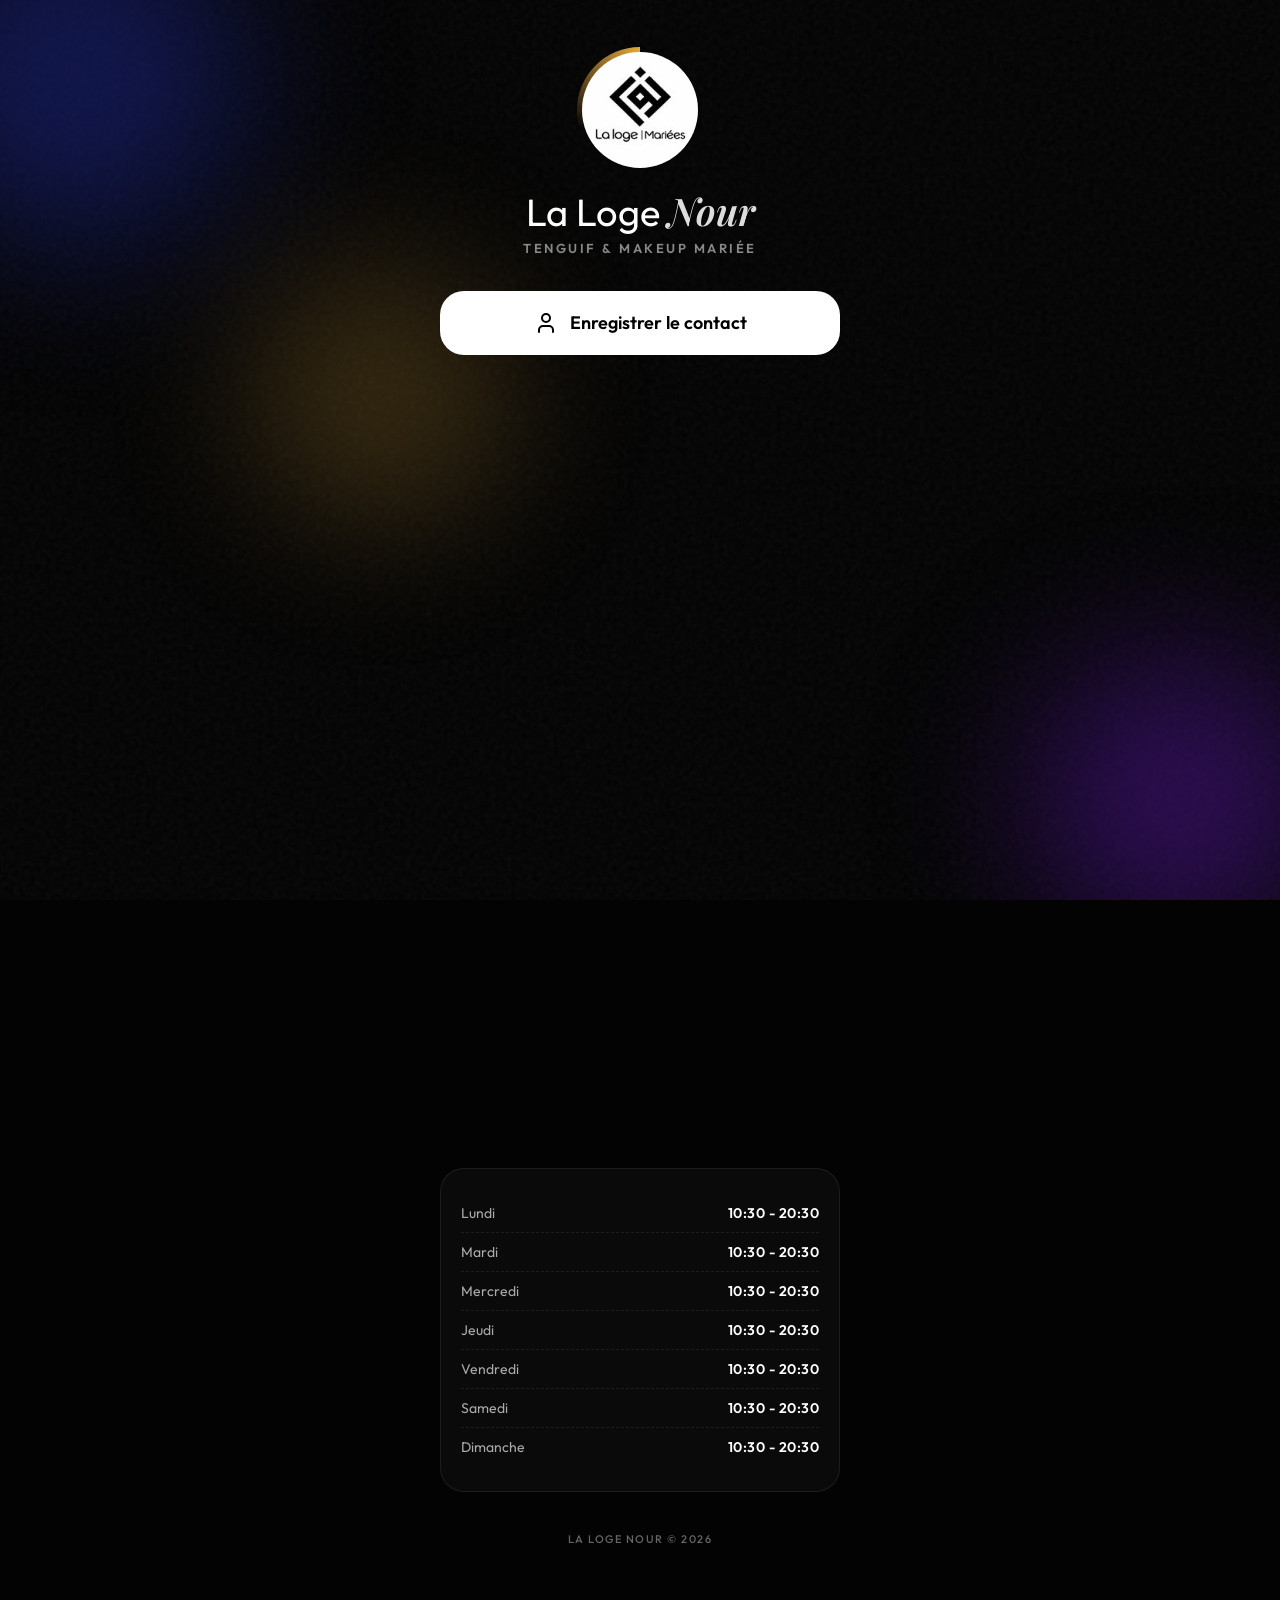
<file: la-louge-nour/index.html>
<!DOCTYPE html>
<html lang="fr">
<head>
    <meta charset="UTF-8">
    <meta name="viewport" content="width=device-width, initial-scale=1.0, maximum-scale=1.0, user-scalable=no">
    <meta name="robots" content="noindex, nofollow">
    <title>La Loge Nour - Carte Digitale</title>
    <link rel="preconnect" href="https://fonts.googleapis.com">
    <link rel="preconnect" href="https://fonts.gstatic.com" crossorigin>
    <link href="https://fonts.googleapis.com/css2?family=Outfit:wght@300;400;500;600;800&family=Playfair+Display:ital,wght@1,600&display=swap" rel="stylesheet">
    <link rel="stylesheet" href="style.css">
</head>
<body>

    <div class="app-loader">
        <div class="spinner"></div>
    </div>

    <svg class="svg-defs">
        <defs>
            <radialGradient id="ig-gradient" r="150%" cx="30%" cy="107%">
                <stop stop-color="#fdf497" offset="0"></stop>
                <stop stop-color="#fd5949" offset="0.45"></stop>
                <stop stop-color="#d6249f" offset="0.6"></stop>
                <stop stop-color="#285AEB" offset="0.9"></stop>
            </radialGradient>
        </defs>
    </svg>

    <div class="liquid-bg">
        <div class="blob blob-1"></div>
        <div class="blob blob-2"></div>
        <div class="blob blob-3"></div>
    </div>

    <div class="app-container">
        <header class="profile-header">
            <div class="logo-wrapper">
                <div class="logo-ring"></div>
                <img src="assets/logolalogenour.png" class="logo" alt="La Loge Nour">
            </div>
            <h1 class="name">La Loge <span>Nour</span></h1>
            <p class="role">Tenguif & Makeup Mariée</p>

        </header>

        <div class="btn-wrapper">
            <a href="assets/contacto.vcf" download="contacto.vcf" class="btn-massive">
                <svg viewBox="0 0 24 24" stroke-linecap="round" stroke-linejoin="round">
                    <path d="M19 21v-2a4 4 0 0 0-4-4H9a4 4 0 0 0-4 4v2"></path>
                    <circle cx="12" cy="7" r="4"></circle>
                </svg>
                Enregistrer le contact
            </a>
        </div>

        <h2 class="section-header">Contact Rapide</h2>
        <div class="bento-grid">
            <a href="https://wa.me/212661621272" target="_blank" class="bento-item bento-wa">
                <svg class="bento-icon-main" viewBox="0 0 24 24"><path fill="#25D366" d="M17.47 14.38c-.3-.15-1.76-.87-2.03-.97-.27-.1-.47-.15-.67.15-.2.3-.77.97-.94 1.16-.17.2-.35.22-.64.08-.3-.15-1.26-.46-2.4-1.48-.88-.79-1.48-1.76-1.65-2.06-.17-.3 0-.46.13-.61.13-.13.3-.35.45-.52.15-.17.2-.3.3-.5.1-.2.05-.37-.03-.52-.07-.15-.67-1.61-.92-2.21-.24-.58-.49-.5-.67-.51a12.8 12.8 0 00-.57-.01c-.2 0-.52.07-.79.37-.27.3-1.04 1.02-1.04 2.48 0 1.46 1.07 2.88 1.21 3.07.15.2 2.1 3.2 5.08 4.49.71.3 1.26.49 1.69.62.71.23 1.36.2 1.87.12.57-.09 1.76-.72 2.01-1.41.25-.7.25-1.29.17-1.41-.07-.12-.27-.2-.57-.35m-5.42 7.4h0a9.87 9.87 0 01-5.03-1.38l-.36-.21-3.74.98 1-3.65-.24-.37a9.86 9.86 0 01-1.51-5.26c0-5.45 4.44-9.88 9.89-9.88 2.64 0 5.12 1.03 6.99 2.9a9.82 9.82 0 012.89 6.99c0 5.45-4.44 9.88-9.88 9.88m8.41-18.3A11.82 11.82 0 0012.05 0C5.5 0 .16 5.34.16 11.89c0 2.1.55 4.14 1.59 5.95L.06 24l6.3-1.65a11.88 11.88 0 005.69 1.45h0c6.55 0 11.89-5.34 11.89-11.89a11.82 11.82 0 00-3.48-8.41z"/></svg>
                <svg class="bento-bg-icon" viewBox="0 0 24 24"><path fill="#FFF" d="M17.47 14.38c-.3-.15-1.76-.87-2.03-.97-.27-.1-.47-.15-.67.15-.2.3-.77.97-.94 1.16-.17.2-.35.22-.64.08-.3-.15-1.26-.46-2.4-1.48-.88-.79-1.48-1.76-1.65-2.06-.17-.3 0-.46.13-.61.13-.13.3-.35.45-.52.15-.17.2-.3.3-.5.1-.2.05-.37-.03-.52-.07-.15-.67-1.61-.92-2.21-.24-.58-.49-.5-.67-.51a12.8 12.8 0 00-.57-.01c-.2 0-.52.07-.79.37-.27.3-1.04 1.02-1.04 2.48 0 1.46 1.07 2.88 1.21 3.07.15.2 2.1 3.2 5.08 4.49.71.3 1.26.49 1.69.62.71.23 1.36.2 1.87.12.57-.09 1.76-.72 2.01-1.41.25-.7.25-1.29.17-1.41-.07-.12-.27-.2-.57-.35m-5.42 7.4h0a9.87 9.87 0 01-5.03-1.38l-.36-.21-3.74.98 1-3.65-.24-.37a9.86 9.86 0 01-1.51-5.26c0-5.45 4.44-9.88 9.89-9.88 2.64 0 5.12 1.03 6.99 2.9a9.82 9.82 0 012.89 6.99c0 5.45-4.44 9.88-9.88 9.88m8.41-18.3A11.82 11.82 0 0012.05 0C5.5 0 .16 5.34.16 11.89c0 2.1.55 4.14 1.59 5.95L.06 24l6.3-1.65a11.88 11.88 0 005.69 1.45h0c6.55 0 11.89-5.34 11.89-11.89a11.82 11.82 0 00-3.48-8.41z"/></svg>
                <div>
                    <h3 class="bento-title">WhatsApp</h3>
                    <p class="bento-sub">Discutons</p>
                </div>
            </a>

            <a href="https://instagram.com/laloge.tenguif" target="_blank" class="bento-item bento-ig">
                <svg class="bento-icon-main" viewBox="0 0 24 24"><path fill="url(#ig-gradient)" d="M12 2.163c3.204 0 3.584.012 4.85.07 3.252.148 4.771 1.691 4.919 4.919.058 1.265.069 1.645.069 4.849 0 3.205-.012 3.584-.069 4.849-.149 3.225-1.664 4.771-4.919 4.919-1.266.058-1.644.07-4.85.07-3.204 0-3.584-.012-4.849-.07-3.26-.149-4.771-1.699-4.919-4.92-.058-1.265-.07-1.644-.07-4.849 0-3.204.013-3.583.07-4.849.149-3.227 1.664-4.771 4.919-4.919 1.266-.057 1.645-.069 4.849-.069zM12 0C8.741 0 8.333.014 7.053.072 2.695.272.273 2.69.073 7.052.014 8.333 0 8.741 0 12c0 3.259.014 3.668.072 4.948.2 4.358 2.618 6.78 6.98 6.98C8.333 23.986 8.741 24 12 24c3.259 0 3.668-.014 4.948-.072 4.354-.2 6.782-2.618 6.979-6.98.059-1.28.073-1.689.073-4.948 0-3.259-.014-3.667-.072-4.947-.196-4.354-2.617-6.78-6.979-6.98C15.668.014 15.259 0 12 0zm0 5.838a6.162 6.162 0 100 12.324 6.162 6.162 0 000-12.324zM12 16a4 4 0 110-8 4 4 0 010 8zm6.406-11.845a1.44 1.44 0 100 2.881 1.44 1.44 0 000-2.881z"/></svg>
                <svg class="bento-bg-icon" viewBox="0 0 24 24"><path fill="#FFF" d="M12 2.163c3.204 0 3.584.012 4.85.07 3.252.148 4.771 1.691 4.919 4.919.058 1.265.069 1.645.069 4.849 0 3.205-.012 3.584-.069 4.849-.149 3.225-1.664 4.771-4.919 4.919-1.266.058-1.644.07-4.85.07-3.204 0-3.584-.012-4.849-.07-3.26-.149-4.771-1.699-4.919-4.92-.058-1.265-.07-1.644-.07-4.849 0-3.204.013-3.583.07-4.849.149-3.227 1.664-4.771 4.919-4.919 1.266-.057 1.645-.069 4.849-.069zM12 0C8.741 0 8.333.014 7.053.072 2.695.272.273 2.69.073 7.052.014 8.333 0 8.741 0 12c0 3.259.014 3.668.072 4.948.2 4.358 2.618 6.78 6.98 6.98C8.333 23.986 8.741 24 12 24c3.259 0 3.668-.014 4.948-.072 4.354-.2 6.782-2.618 6.979-6.98.059-1.28.073-1.689.073-4.948 0-3.259-.014-3.667-.072-4.947-.196-4.354-2.617-6.78-6.979-6.98C15.668.014 15.259 0 12 0zm0 5.838a6.162 6.162 0 100 12.324 6.162 6.162 0 000-12.324zM12 16a4 4 0 110-8 4 4 0 010 8zm6.406-11.845a1.44 1.44 0 100 2.881 1.44 1.44 0 000-2.881z"/></svg>
                <div>
                    <h3 class="bento-title">Instagram</h3>
                    <p class="bento-sub">@laloge.tenguif</p>
                </div>
            </a>

            <!-- SITE WEB (Panoramique) -->
            <a href="https://lalogenour.com/" target="_blank" class="bento-item bento-web">
                <svg class="bento-icon-main" viewBox="0 0 24 24" fill="none" stroke="#285AEB" stroke-width="2" stroke-linecap="round" stroke-linejoin="round">
                    <circle cx="12" cy="12" r="10"></circle>
                    <path d="M12 2a15.3 15.3 0 0 1 4 10 15.3 15.3 0 0 1-4 10 15.3 15.3 0 0 1-4-10 15.3 15.3 0 0 1 4-10z"></path>
                    <path d="M2 12h20"></path>
                </svg>
                <svg class="bento-bg-icon" viewBox="0 0 24 24" fill="none" stroke="#FFF" stroke-width="1"><circle cx="12" cy="12" r="10"></circle><path d="M12 2a15.3 15.3 0 0 1 4 10 15.3 15.3 0 0 1-4 10 15.3 15.3 0 0 1-4-10 15.3 15.3 0 0 1 4-10z"></path><path d="M2 12h20"></path></svg>
                <div class="bento-text">
                    <h3 class="bento-title">Site Web Officiel</h3>
                    <p class="bento-sub">Visiter notre site →</p>
                </div>
            </a>

            <!-- TIKTOK -->
            <a href="https://tiktok.com/@laloge.nour" target="_blank" class="bento-item bento-tiktok">
                <svg class="bento-icon-main" viewBox="0 0 24 24" fill="#FFFFFF" style="filter: drop-shadow(2px 2px 0px #FE2C55) drop-shadow(-2px -2px 0px #25F4EE);">
                    <path d="M19.59 6.69a4.83 4.83 0 01-3.77-4.25V2h-3.45v13.67a2.89 2.89 0 01-5.2 1.74 2.89 2.89 0 012.31-4.64 2.93 2.93 0 01.88.13V9.4a6.84 6.84 0 00-1-.05A6.33 6.33 0 005 20.1a6.34 6.34 0 0010.86-4.43v-7a8.16 8.16 0 004.77 1.52v-3.4a4.85 4.85 0 01-1-.1z"/>
                </svg>
                <svg class="bento-bg-icon" viewBox="0 0 24 24" fill="#FFF"><path d="M19.59 6.69a4.83 4.83 0 01-3.77-4.25V2h-3.45v13.67a2.89 2.89 0 01-5.2 1.74 2.89 2.89 0 012.31-4.64 2.93 2.93 0 01.88.13V9.4a6.84 6.84 0 00-1-.05A6.33 6.33 0 005 20.1a6.34 6.34 0 0010.86-4.43v-7a8.16 8.16 0 004.77 1.52v-3.4a4.85 4.85 0 01-1-.1z"/></svg>
                <div>
                    <h3 class="bento-title">TikTok</h3>
                    <p class="bento-sub">@laloge.nour</p>
                </div>
            </a>

            <!-- FACEBOOK (Carré) -->
            <a href="https://www.facebook.com/share/19xQUQsvHr/?mibextid=wwXIfr" target="_blank" class="bento-item bento-fb-sq" style="aspect-ratio: 1; animation-delay: 0.45s;">
                <svg class="bento-icon-main" viewBox="0 0 24 24" fill="none" stroke="#1877F2" stroke-width="2" stroke-linecap="round" stroke-linejoin="round">
                    <path d="M18 2h-3a5 5 0 0 0-5 5v3H7v4h3v8h4v-8h3l1-4h-4V7a1 1 0 0 1 1-1h3z"></path>
                </svg>
                <svg class="bento-bg-icon" viewBox="0 0 24 24" fill="none" stroke="#FFF" stroke-width="1"><path d="M18 2h-3a5 5 0 0 0-5 5v3H7v4h3v8h4v-8h3l1-4h-4V7a1 1 0 0 1 1-1h3z"></path></svg>
                <div>
                    <h3 class="bento-title">Facebook</h3>
                    <p class="bento-sub">Notre page</p>
                </div>
            </a>

            <!-- CARTE CARRÉE -->
            <a href="https://maps.app.goo.gl/R3zojTpeywHiMtKG7" target="_blank" class="bento-item" style="aspect-ratio: 1; animation-delay: 0.45s;">
                <svg class="bento-icon-main" viewBox="0 0 24 24" fill="none" stroke="#EA4335" stroke-width="2" stroke-linecap="round" stroke-linejoin="round">
                    <path d="M21 10c0 7-9 13-9 13s-9-6-9-13a9 9 0 0 1 18 0z"></path>
                    <circle cx="12" cy="10" r="3"></circle>
                </svg>
                <svg class="bento-bg-icon" viewBox="0 0 24 24" fill="none" stroke="#FFF" stroke-width="2">
                    <path d="M21 10c0 7-9 13-9 13s-9-6-9-13a9 9 0 0 1 18 0z"></path>
                </svg>
                <div>
                    <h3 class="bento-title">Notre Adresse</h3>
                    <p class="bento-sub">Voir sur la carte</p>
                </div>
            </a>

            <a href="#" onclick="const msg = 'Découvrez le portfolio professionnel de La Loge Nour  : '; if(navigator.share){ navigator.share({ title: 'La Loge Nour', text: msg, url: window.location.href }); } else { window.open('https://api.whatsapp.com/send?text=' + encodeURIComponent(msg) + window.location.href); } return false;" class="bento-item" style="animation-delay: 0.7s; aspect-ratio: 1; border: 1px dashed rgba(255,255,255,0.3); background: rgba(255,255,255,0.02);">
                <svg class="bento-icon-main" viewBox="0 0 24 24" fill="none" stroke="#FFF" stroke-width="1.5" stroke-linecap="round" stroke-linejoin="round">
                    <path d="M4 12v8a2 2 0 0 0 2 2h12a2 2 0 0 0 2-2v-8"></path>
                    <polyline points="16 6 12 2 8 6"></polyline>
                    <line x1="12" y1="2" x2="12" y2="15"></line>
                </svg>
                <svg class="bento-bg-icon" viewBox="0 0 24 24" fill="none" stroke="#FFF" stroke-width="1"><path d="M4 12v8a2 2 0 0 0 2 2h12a2 2 0 0 0 2-2v-8"></path><polyline points="16 6 12 2 8 6"></polyline></svg>
                <div>
                    <h3 class="bento-title">Partager</h3>
                    <p class="bento-sub">Envoyer le profil</p>
                </div>
            </a>
        </div>

        <h2 class="section-header">Horaires d'ouverture</h2>
        <div class="schedule-card">
            <div class="schedule-row" style="padding: 10px 0;">
                <span class="day">Lundi</span>
                <span class="hours">10:30 - 20:30</span>
            </div>
            <div class="schedule-row" style="padding: 10px 0;">
                <span class="day">Mardi</span>
                <span class="hours">10:30 - 20:30</span>
            </div>
            <div class="schedule-row" style="padding: 10px 0;">
                <span class="day">Mercredi</span>
                <span class="hours">10:30 - 20:30</span>
            </div>
            <div class="schedule-row" style="padding: 10px 0;">
                <span class="day">Jeudi</span>
                <span class="hours">10:30 - 20:30</span>
            </div>
            <div class="schedule-row" style="padding: 10px 0;">
                <span class="day">Vendredi</span>
                <span class="hours">10:30 - 20:30</span>
            </div>
            <div class="schedule-row" style="padding: 10px 0;">
                <span class="day">Samedi</span>
                <span class="hours">10:30 - 20:30</span>
            </div>
            <div class="schedule-row" style="padding: 10px 0;">
                <span class="day">Dimanche</span>
                <span class="hours">10:30 - 20:30</span>
            </div>
        </div>



        <div class="footer-copy">La Loge Nour &copy; 2026</div>
    </div>
</body>
</html>
</file>
<file: boubou-phone/style.css>
/* ========================================== */
        /* 🎨 VARIABLES Y ENTORNO BASE */
        /* ========================================== */
        :root {
            --color-bg: #030303; /* Negro casi absoluto */
            --color-text: #FFFFFF;
            --color-glass: rgba(255, 255, 255, 0.03);
            --color-glass-border: rgba(255, 255, 255, 0.08);
            --color-gold: #E5A93C;
            --color-gold-bg: rgba(229, 169, 60, 0.08);
        }

        * {
            margin: 0;
            padding: 0;
            box-sizing: border-box;
            -webkit-tap-highlight-color: transparent; /* Evita el parpadeo azul en móviles */
        }
        body {
            font-family: 'Outfit', sans-serif;
            background-color: var(--color-bg);
            color: var(--color-text);
            display: flex;
            justify-content: center;
            min-height: 100vh;
            overflow-x: hidden;
            position: relative;
        }
        /* ========================================== */
        /* EFECTO A: TEXTURA MATTE TITANIUM (GRAIN)   */
        /* ========================================== */
 /* ========================================== */
        /* FONDO AURA LÍQUIDA (NIVEL APPLE)           */
        /* ========================================== */
        .liquid-bg {
            position: fixed; 
            top: 0; left: 0; 
            width: 100vw; height: 100vh;
            /* El z-index es -2 para que esté debajo de toda la web */
            z-index: 1; 
            overflow: hidden; 
            pointer-events: none;
        }

        .blob {
            position: absolute;
            border-radius: 50%;
            /* Filtro de desenfoque masivo para que parezca luz líquida */
            filter: blur(80px);
            opacity: 0.6; /* Aumentado para que brille más */
            animation: liquidMotion 20s infinite alternate cubic-bezier(0.4, 0, 0.2, 1);
        }

        .blob-1 {
            width: 350px; height: 350px;
            background: #1A237E; /* Zafiro Profundo */
            top: -100px; left: -100px;
        }

        .blob-2 {
            width: 300px; height: 300px;
            background: #4A148C; /* Amatista */
            bottom: -50px; right: -50px;
            animation-delay: -5s;
        }

        .blob-3 {
            width: 250px; height: 250px;
            background: var(--color-gold); /* Oro corporativo */
            top: 30%; left: 20%;
            opacity: 0.25; 
            animation-delay: -10s;
        }

        @keyframes liquidMotion {
            0% { transform: translate(0, 0) scale(1) rotate(0deg); }
            50% { transform: translate(60px, 120px) scale(1.3) rotate(180deg); }
            100% { transform: translate(-40px, 60px) scale(0.9) rotate(360deg); }
        }

        /* ========================================== */
        /* EFECTO A: TEXTURA MATTE TITANIUM (GRAIN)   */
        /* ========================================== */
        body::after {
            /* IMPORTANTE: Usamos ::after para poner la textura POR ENCIMA de las luces */
            content: "";
            position: fixed;
            top: 0; left: 0; width: 100vw; height: 100vh;
            background-image: url("data:image/svg+xml,%3Csvg viewBox='0 0 200 200' xmlns='http://www.w3.org/2000/svg'%3E%3Cfilter id='noiseFilter'%3E%3CfeTurbulence type='fractalNoise' baseFrequency='0.85' numOctaves='3' stitchTiles='stitch'/%3E%3C/filter%3E%3Crect width='100%25' height='100%25' filter='url(%23noiseFilter)'/%3E%3C/svg%3E");
            opacity: 0.05; 
            pointer-events: none; 
            z-index: -2; 
        }

        /* Contenedor Principal */
        .app-container {
            width: 100%;
            max-width: 440px; 
            padding: 50px 20px 60px 20px;
            display: flex;
            flex-direction: column;
            position: relative;
            z-index: 10;
        }

        /* ========================================== */
        /* 🧑‍💼 1. CABECERA CENTRADA (Estilo Michael Richards) */
        /* ========================================== */
        .profile-header {
            text-align: center;
            display: flex;
            flex-direction: column;
            align-items: center;
            margin-bottom: 35px;
            animation: slideUp 0.8s cubic-bezier(0.16, 1, 0.3, 1) forwards;
        }

        /* ========================================== */
        /* EFECTO 1: LUZ PERIMETRAL ROTATORIA */
        /* ========================================== */
        .logo-wrapper {
            position: relative;
            width: 120px; height: 120px;
            margin: 0 auto 20px auto;
            border-radius: 50%;
            display: flex;
            justify-content: center;
            align-items: center;
        }
        
        .logo-ring {
            position: absolute;
            top: -3px; left: -3px; right: -3px; bottom: -3px;
            border-radius: 50%;
            /* El gradiente que crea el "rayo de luz" */
            background: conic-gradient(from 0deg, transparent 70%, var(--color-gold) 100%);
            animation: spinLight 2.5s linear infinite;
            z-index: 1;
        }

        /* Máscara oscura para que la luz solo se vea en el borde */
        .logo-mask {
            position: absolute;
            inset: 2px;
            background: var(--color-bg);
            border-radius: 50%;
            z-index: 2;
        }
        
        .logo {
            width: 100%; height: 100%;
            border-radius: 50%;
            object-fit: cover;
            position: relative;
            z-index: 3;
            border: 2px solid transparent; 
        }

        @keyframes spinLight {
            0% { transform: rotate(0deg); }
            100% { transform: rotate(360deg); }
        }
        .name {
            font-size: 38px;
            font-weight: 400;
            line-height: 1.1;
            margin-bottom: 6px;
            color: #FFFFFF;
        }
        
        .name span {
            font-family: 'Playfair Display', serif;
            font-weight: 600;
            font-style: italic;
            color: #DDDDDD;
        }

        .role {
            font-size: 13px;
            color: #888888;
            letter-spacing: 2.5px;
            text-transform: uppercase;
            margin-bottom: 20px;
            font-weight: 600;
        }

        /* Etiqueta de Confianza Dorada */
        .trust-badge {
            display: inline-flex;
            align-items: center;
            gap: 6px;
            background: var(--color-gold-bg);
            border: 1px solid rgba(229, 169, 60, 0.3);
            padding: 8px 16px;
            border-radius: 30px;
            font-size: 13px;
            color: var(--color-gold);
            font-weight: 600;
        }
        .trust-badge svg { width: 14px; height: 14px; fill: var(--color-gold); }


     /* ========================================== */
        /* EFECTO 3: PULSO DE RADAR (Contenedor) */
        /* ========================================== */
        .btn-wrapper {
            position: relative;
            width: 100%;
            margin-bottom: 30px;
            animation: slideUp 0.8s cubic-bezier(0.16, 1, 0.3, 1) forwards;
            opacity: 0;
            animation-delay: 0.1s;
        }

        /* La onda de luz que se expande */
        .btn-wrapper::before {
            content: '';
            position: absolute;
            inset: 0;
            border-radius: 24px;
            box-shadow: 0 0 0 0 rgba(255, 255, 255, 0.4);
            animation: pulseWave 2s infinite cubic-bezier(0.66, 0, 0, 1);
            z-index: -1;
        }

        @keyframes pulseWave {
            0% { box-shadow: 0 0 0 0 rgba(255, 255, 255, 0.4); }
            100% { box-shadow: 0 0 0 20px rgba(255, 255, 255, 0); }
        }

        /* ========================================== */
        /* 📥 BOTÓN PRINCIPAL (Guardar Contacto) */
        /* ========================================== */
        .btn-massive {
            width: 100%;
            background: #FFFFFF;
            color: #000000;
            padding: 20px;
            border-radius: 24px;
            font-size: 18px;
            font-weight: 600;
            text-align: center;
            text-decoration: none;
            display: flex;
            justify-content: center;
            align-items: center;
            gap: 12px;
            position: relative;
            overflow: hidden;
            /* Transición suave para el release */
            transition: all 0.4s cubic-bezier(0.25, 1, 0.5, 1);
        }

        

        .btn-massive svg { width: 24px; height: 24px; fill: none; stroke: #000; stroke-width: 2; }

        

        /* ========================================== */
        /* 🍱 BENTO GRID (Con animación premium táctil) */
        /* ========================================== */
        .section-header {
            font-size: 12px;
            text-transform: uppercase;
            letter-spacing: 2px;
            color: #888;
            margin: 10px 0 12px 5px;
            font-weight: 600;
            animation: slideUp 0.8s cubic-bezier(0.16, 1, 0.3, 1) forwards;
            opacity: 0;
            animation-delay: 0.25s;
        }

        .bento-grid {
            display: grid;
            grid-template-columns: 1fr 1fr;
            gap: 15px;
        }
/* ========================================== */
        /* 1. ESTADO NORMAL (BENTO GRID) */
        /* ========================================== */
        .bento-item {
            background: var(--color-glass);
            border: 1px solid var(--color-glass-border);
            border-radius: 24px;
            text-decoration: none;
            color: white;
            padding: 20px;
            display: flex;
            flex-direction: column;
            justify-content: space-between;
            position: relative;
            overflow: hidden;
            opacity: 0;
            animation: slideUp 0.8s cubic-bezier(0.16, 1, 0.3, 1) forwards;
            
            /* Z-index explícito para asegurar que sea clicable */
            z-index: 10;
            cursor: pointer;
            
            /* Un rebote ligeramente elástico al soltar */
            transition: all 0.3s cubic-bezier(0.34, 1.56, 0.64, 1);
        }
/* ========================================== */
        /* 2. ESTADO PRESIONADO (EFECTO DESTELLO VIP) */
        /* ========================================== */
        
        /* A. Preparamos el rayo de luz (oculto a la izquierda) */
        .bento-item::after, 
        .carousel-card::after {
            content: '';
            position: absolute;
            top: 0; left: 0; width: 200%; height: 100%;
            /* El gradiente que simula el reflejo del cristal */
            background: linear-gradient(115deg, transparent 20%, rgba(255,255,255,0.4) 40%, transparent 60%);
            transform: translateX(-100%);
            z-index: 5;
            pointer-events: none;
        }

        /* B. La tarjeta: Clic sólido y elegante */
        .bento-item:active, 
        .carousel-card:active, 
        .btn-massive:active { 
            transform: scale(0.94) !important; 
            background: rgba(255, 255, 255, 0.08) !important; 
            border-color: rgba(255, 255, 255, 0.4) !important;
            transition: all 0.05s ease-in !important; 
        }

        /* C. LA MAGIA: El rayo de luz cruza la tarjeta a toda velocidad al tocar */
        .bento-item:active::after, 
        .carousel-card:active::after {
            transform: translateX(100%);
            transition: transform 0.35s ease-out;
        }

        /* Retrasos en cascada */
        .bento-wa { animation-delay: 0.3s; aspect-ratio: 1; }
        .bento-ig { animation-delay: 0.35s; aspect-ratio: 1; }
        .bento-facebook { animation-delay: 0.4s; aspect-ratio: 1; }
        .bento-web { animation-delay: 0.4s; grid-column: span 2; display: flex; flex-direction: row; align-items: center; } 
        .bento-tiktok { animation-delay: 0.45s; aspect-ratio: 1; }
        .bento-link { animation-delay: 0.5s; aspect-ratio: 1; }
        .bento-map { animation-delay: 0.55s; grid-column: span 2; display: flex; flex-direction: row; align-items: center; }
        .bento-mail { animation-delay: 0.6s; grid-column: span 2; display: flex; flex-direction: row; align-items: center; }

        /* Textos e Iconos del Bento */
        .bento-title { font-size: 16px; font-weight: 600; z-index: 2; }
        .bento-sub { font-size: 11px; color: #888; font-weight: 300; margin-top: 4px; z-index: 2; }
        .bento-icon-main { width: 32px; height: 32px; margin-bottom: auto; z-index: 2; }

        /* Marca de agua de fondo */
        .bento-bg-icon {
            position: absolute; right: -15px; bottom: -15px; width: 100px; height: 100px;
            opacity: 0.05; z-index: 1; transform: rotate(-15deg);
        }

        /* Ajustes Panorámicos */
        .bento-web .bento-icon-main, .bento-map .bento-icon-main, .bento-mail .bento-icon-main { 
    margin-bottom: 0; margin-right: 15px; width: 40px; height: 40px; 
}

.bento-web .bento-text, .bento-map .bento-text, .bento-mail .bento-text { 
    display: flex; 
    flex-direction: column; 
    align-items: flex-end; /* Cuadra el título y subtítulo al borde derecho */
    text-align: right;     /* Alinea el texto a la derecha */
}

.bento-web .bento-bg-icon, .bento-map .bento-bg-icon, .bento-mail .bento-bg-icon { 
    right: 10px; bottom: -30px; width: 120px; height: 120px; opacity: 0.03; 
}
        /* ========================================== */
        
        @keyframes slideUp {
            0% { opacity: 0; transform: translateY(30px); }
            100% { opacity: 1; transform: translateY(0); }
        }
        
        .svg-defs { position: absolute; width: 0; height: 0; }

        /* ========================================== */
        /* 📜 ANIMACIONES DE SCROLL (Subir y Bajar)   */
        /* ========================================== */
        /* ========================================== */
        /* 📜 ANIMACIONES DE SCROLL (Solo navegadores compatibles) */
        /* ========================================== */
        @supports (animation-timeline: view()) {
            /* Desactivamos el slideUp inicial para que no peleen las animaciones */
            .bento-item, .carousel-container, .section-header {
                animation: none; 
                opacity: 0; /* Empiezan invisibles */
                
                /* Nueva animación atada al scroll */
                animation: scrollReveal linear both;
                animation-timeline: view();
                /* Empieza a aparecer cuando el 5% asoma, y termina cuando el 20% es visible */
                animation-range: entry 5% cover 20%; 
            }

            @keyframes scrollReveal {
                from {
                    opacity: 0;
                    transform: translateY(60px) scale(0.9);
                }
                to {
                    opacity: 1;
                    transform: translateY(0) scale(1);
                }
            }
        }

        /* ========================================== */
        /* 🕒 SECCIÓN DE HORARIO (NUEVO) */
        /* ========================================== */
        .schedule-card {
            background: var(--color-glass);
            border: 1px solid var(--color-glass-border);
            border-radius: 24px;
            padding: 25px 20px;
            margin-top: 5px;
            margin-bottom: 25px;
            opacity: 0;
            animation: slideUp 0.8s cubic-bezier(0.16, 1, 0.3, 1) forwards;
            animation-delay: 0.7s; /* Aparece justo después del Bento Grid */
        }

        .schedule-row {
            display: flex;
            justify-content: space-between;
            align-items: center;
            padding: 14px 0;
            border-bottom: 1px dashed rgba(255, 255, 255, 0.08);
            font-size: 14px;
        }

        /* Quitamos la línea punteada del último elemento para que se vea limpio */
        .schedule-row:last-child {
            border-bottom: none;
            padding-bottom: 0;
        }

        .schedule-row:first-child {
            padding-top: 0;
        }

        .schedule-row .day {
            color: #AAAAAA; /* Gris suave para los días */
            font-weight: 400;
            display: flex;
            align-items: center;
            gap: 8px;
        }

        .schedule-row .hours {
            color: #FFFFFF; /* Blanco brillante para la información crítica */
            font-weight: 600;
            letter-spacing: 0.5px;
        }

        /* Estado cerrado en rojo suave */
        .schedule-row.closed .hours {
            color: #FF5252;
            font-style: italic;
            font-weight: 400;
        }


        /* ========================================== */
        /* INDICADOR DE ESTADO EN VIVO (APP FEEL)     */
        /* ========================================== */
        .live-status {
            display: inline-flex;
            align-items: center;
            gap: 8px;
            background: rgba(37, 211, 102, 0.1);
            border: 1px solid rgba(37, 211, 102, 0.2);
            padding: 6px 14px;
            border-radius: 30px;
            color: #25D366;
            font-size: 11px;
            font-weight: 600;
            text-transform: uppercase;
            letter-spacing: 1.5px;
            margin-top: -10px;
            margin-bottom: 20px;
            animation: slideUp 0.8s cubic-bezier(0.16, 1, 0.3, 1) forwards;
        }

        .pulse-dot {
            width: 8px;
            height: 8px;
            background: #25D366;
            border-radius: 50%;
            /* El latido del punto verde */
            box-shadow: 0 0 0 0 rgba(37, 211, 102, 0.6);
            animation: pulseDot 2s infinite cubic-bezier(0.66, 0, 0, 1);
        }

        @keyframes pulseDot {
            0% { box-shadow: 0 0 0 0 rgba(37, 211, 102, 0.6); }
            70% { box-shadow: 0 0 0 10px rgba(37, 211, 102, 0); }
            100% { box-shadow: 0 0 0 0 rgba(37, 211, 102, 0); }
        }

        

        /* ========================================== */
        /* PIE DE PÁGINA (COPYRIGHT)                  */
        /* ========================================== */
        .footer-copy {
            text-align: center;
            font-size: 11px;
            color: #666666; /* Gris sutil para no distraer */
            margin-top: 15px;
            margin-bottom: 10px;
            letter-spacing: 1.5px;
            text-transform: uppercase;
            font-weight: 500;
            opacity: 0;
            animation: slideUp 0.8s cubic-bezier(0.16, 1, 0.3, 1) forwards;
            animation-delay: 0.8s; /* Aparece al final de todo */
        }

        

/* === MEJORAS AUTOMÁTICAS FLASHTAG === */
.app-loader {
    position: fixed; inset: 0; background: var(--color-bg); z-index: 9999;
    display: flex; justify-content: center; align-items: center;
    animation: fadeOutLoader 0.4s cubic-bezier(0.16, 1, 0.3, 1) 0.5s forwards;
    pointer-events: none;
}
.spinner {
    width: 42px; height: 42px; border: 3px solid rgba(255,255,255,0.1);
    border-top-color: var(--color-gold); border-radius: 50%;
    animation: spin 0.8s linear infinite;
}
@keyframes spin { 100% { transform: rotate(360deg); } }
@keyframes fadeOutLoader { 100% { opacity: 0; visibility: hidden; } }

@media (hover: hover) {
    .bento-item:hover, .carousel-card:hover {
        transform: translateY(-4px); background: rgba(255, 255, 255, 0.06);
        border-color: rgba(255, 255, 255, 0.2); box-shadow: 0 12px 30px -10px rgba(0,0,0,0.5);
    }
    .btn-massive:hover {
        transform: translateY(-2px); box-shadow: 0 8px 25px rgba(255, 255, 255, 0.2); background: #f0f0f0;
    }
}
.bento-empty {
    opacity: 0.4 !important; filter: grayscale(100%);
    cursor: not-allowed !important; pointer-events: none;
}
.bento-empty .bento-sub { color: #FF5252; font-style: italic; }

/* REAJUSTE AUTOMÁTICO DE HUECOS EN CABECERA Y GRID */
.profile-header > *:last-child { margin-bottom: 0 !important; }
.name + .live-status { margin-top: 8px !important; }
.bento-grid { grid-auto-flow: dense; }

/* LOGO RECTANGULAR MODO CÁPSULA VIP CON LUZ GIRATORIA */
.logo-wrapper-rect {
    position: relative;
    display: inline-flex;
    justify-content: center;
    align-items: center;
    padding: 3px;
    border-radius: 22px;
    margin: 0 auto 22px auto;
    overflow: hidden;
    box-shadow: 0 15px 35px rgba(0, 0, 0, 0.8), 0 0 25px rgba(229, 169, 60, 0.18);
}
.logo-wrapper-rect::before {
    content: "";
    position: absolute;
    width: 250%;
    height: 250%;
    background: conic-gradient(from 0deg, transparent 0%, transparent 65%, var(--color-gold) 88%, #FFFFFF 100%);
    animation: spinRect 4s linear infinite;
    z-index: 1;
}
.logo-wrapper-rect::after {
    content: "";
    position: absolute;
    inset: 3px;
    border-radius: 19px;
    background: linear-gradient(135deg, rgba(255,255,255,0.22) 0%, rgba(255,255,255,0) 45%);
    border: 1px solid rgba(255,255,255,0.18);
    z-index: 3;
    pointer-events: none;
}
@keyframes spinRect {
    100% { transform: rotate(360deg); }
}
.logo-rect {
    position: relative;
    z-index: 2;
    display: block;
    max-width: 240px;
    max-height: 85px;
    width: auto;
    height: auto;
    border-radius: 19px;
    object-fit: cover;
}


/* === MEJORAS AUTOMÁTICAS FLASHTAG === */
.app-loader {
    position: fixed; inset: 0; background: var(--color-bg); z-index: 9999;
    display: flex; justify-content: center; align-items: center;
    animation: fadeOutLoader 0.4s cubic-bezier(0.16, 1, 0.3, 1) 0.5s forwards;
    pointer-events: none;
}
.spinner {
    width: 42px; height: 42px; border: 3px solid rgba(255,255,255,0.1);
    border-top-color: var(--color-gold); border-radius: 50%;
    animation: spin 0.8s linear infinite;
}
@keyframes spin { 100% { transform: rotate(360deg); } }
@keyframes fadeOutLoader { 100% { opacity: 0; visibility: hidden; } }

@media (hover: hover) {
    .bento-item:hover, .carousel-card:hover {
        transform: translateY(-4px); background: rgba(255, 255, 255, 0.06);
        border-color: rgba(255, 255, 255, 0.2); box-shadow: 0 12px 30px -10px rgba(0,0,0,0.5);
    }
    .btn-massive:hover {
        transform: translateY(-2px); box-shadow: 0 8px 25px rgba(255, 255, 255, 0.2); background: #f0f0f0;
    }
}
.bento-empty {
    opacity: 0.4 !important; filter: grayscale(100%);
    cursor: not-allowed !important; pointer-events: none;
}
.bento-empty .bento-sub { color: #FF5252; font-style: italic; }

/* REAJUSTE AUTOMÁTICO DE HUECOS EN CABECERA Y GRID */
.profile-header > *:last-child { margin-bottom: 0 !important; }
.name + .live-status { margin-top: 8px !important; }
.bento-grid { grid-auto-flow: dense; }

/* FACEBOOK PANORÁMICO Y CUADRADO (MISMA PROPORCIÓN QUE WEB/MAPA/CORREO) */
.bento-fb-sq { animation-delay: 0.45s; aspect-ratio: 1; }
.bento-fb { animation-delay: 0.52s; grid-column: span 2; display: flex; flex-direction: row; align-items: center; }
.bento-fb .bento-icon-main { margin-bottom: 0; margin-right: 15px; width: 40px; height: 40px; flex-shrink: 0; }
.bento-fb .bento-text { display: flex; flex-direction: column; align-items: flex-end; text-align: right; margin-left: auto; }
.bento-fb .bento-bg-icon { right: 10px; bottom: -30px; width: 120px; height: 120px; opacity: 0.03; }

/* LOGO RECTANGULAR MODO CÁPSULA VIP CON LUZ GIRATORIA */
.logo-wrapper-rect {
    position: relative;
    display: inline-flex;
    justify-content: center;
    align-items: center;
    padding: 3px;
    border-radius: 22px;
    margin: 0 auto 22px auto;
    overflow: hidden;
    box-shadow: 0 15px 35px rgba(0, 0, 0, 0.8), 0 0 25px rgba(229, 169, 60, 0.18);
}
.logo-wrapper-rect::before {
    content: "";
    position: absolute;
    width: 250%;
    height: 250%;
    background: conic-gradient(from 0deg, transparent 0%, transparent 65%, var(--color-gold) 88%, #FFFFFF 100%);
    animation: spinRect 4s linear infinite;
    z-index: 1;
}
.logo-wrapper-rect::after {
    content: "";
    position: absolute;
    inset: 3px;
    border-radius: 19px;
    background: linear-gradient(135deg, rgba(255,255,255,0.22) 0%, rgba(255,255,255,0) 45%);
    border: 1px solid rgba(255,255,255,0.18);
    z-index: 3;
    pointer-events: none;
}
@keyframes spinRect {
    100% { transform: rotate(360deg); }
}
.logo-rect {
    position: relative;
    z-index: 2;
    display: block;
    max-width: 240px;
    max-height: 85px;
    width: auto;
    height: auto;
    border-radius: 19px;
    object-fit: cover;
}
</file>
<file: cafe-luna/style.css>
/* ========================================== */
        /* 🎨 VARIABLES Y ENTORNO BASE */
        /* ========================================== */
        :root {
            --color-bg: #030303; /* Negro casi absoluto */
            --color-text: #FFFFFF;
            --color-glass: rgba(255, 255, 255, 0.03);
            --color-glass-border: rgba(255, 255, 255, 0.08);
            --color-gold: #E5A93C;
            --color-gold-bg: rgba(229, 169, 60, 0.08);
        }

        * {
            margin: 0;
            padding: 0;
            box-sizing: border-box;
            -webkit-tap-highlight-color: transparent; /* Evita el parpadeo azul en móviles */
        }
        body {
            font-family: 'Outfit', sans-serif;
            background-color: var(--color-bg);
            color: var(--color-text);
            display: flex;
            justify-content: center;
            min-height: 100vh;
            overflow-x: hidden;
            position: relative;
        }
        /* ========================================== */
        /* EFECTO A: TEXTURA MATTE TITANIUM (GRAIN)   */
        /* ========================================== */
 /* ========================================== */
        /* FONDO AURA LÍQUIDA (NIVEL APPLE)           */
        /* ========================================== */
        .liquid-bg {
            position: fixed; 
            top: 0; left: 0; 
            width: 100vw; height: 100vh;
            /* El z-index es -2 para que esté debajo de toda la web */
            z-index: 1; 
            overflow: hidden; 
            pointer-events: none;
        }

        .blob {
            position: absolute;
            border-radius: 50%;
            /* Filtro de desenfoque masivo para que parezca luz líquida */
            filter: blur(80px);
            opacity: 0.6; /* Aumentado para que brille más */
            animation: liquidMotion 20s infinite alternate cubic-bezier(0.4, 0, 0.2, 1);
        }

        .blob-1 {
            width: 350px; height: 350px;
            background: #1A237E; /* Zafiro Profundo */
            top: -100px; left: -100px;
        }

        .blob-2 {
            width: 300px; height: 300px;
            background: #4A148C; /* Amatista */
            bottom: -50px; right: -50px;
            animation-delay: -5s;
        }

        .blob-3 {
            width: 250px; height: 250px;
            background: var(--color-gold); /* Oro corporativo */
            top: 30%; left: 20%;
            opacity: 0.25; 
            animation-delay: -10s;
        }

        @keyframes liquidMotion {
            0% { transform: translate(0, 0) scale(1) rotate(0deg); }
            50% { transform: translate(60px, 120px) scale(1.3) rotate(180deg); }
            100% { transform: translate(-40px, 60px) scale(0.9) rotate(360deg); }
        }

        /* ========================================== */
        /* EFECTO A: TEXTURA MATTE TITANIUM (GRAIN)   */
        /* ========================================== */
        body::after {
            /* IMPORTANTE: Usamos ::after para poner la textura POR ENCIMA de las luces */
            content: "";
            position: fixed;
            top: 0; left: 0; width: 100vw; height: 100vh;
            background-image: url("data:image/svg+xml,%3Csvg viewBox='0 0 200 200' xmlns='http://www.w3.org/2000/svg'%3E%3Cfilter id='noiseFilter'%3E%3CfeTurbulence type='fractalNoise' baseFrequency='0.85' numOctaves='3' stitchTiles='stitch'/%3E%3C/filter%3E%3Crect width='100%25' height='100%25' filter='url(%23noiseFilter)'/%3E%3C/svg%3E");
            opacity: 0.05; 
            pointer-events: none; 
            z-index: -2; 
        }

        /* Contenedor Principal */
        .app-container {
            width: 100%;
            max-width: 440px; 
            padding: 50px 20px 60px 20px;
            display: flex;
            flex-direction: column;
            position: relative;
            z-index: 10;
        }

        /* ========================================== */
        /* 🧑‍💼 1. CABECERA CENTRADA (Estilo Michael Richards) */
        /* ========================================== */
        .profile-header {
            text-align: center;
            display: flex;
            flex-direction: column;
            align-items: center;
            margin-bottom: 35px;
            animation: slideUp 0.8s cubic-bezier(0.16, 1, 0.3, 1) forwards;
        }

        /* ========================================== */
        /* EFECTO 1: LUZ PERIMETRAL ROTATORIA */
        /* ========================================== */
        .logo-wrapper {
            position: relative;
            width: 120px; height: 120px;
            margin: 0 auto 20px auto;
            border-radius: 50%;
            display: flex;
            justify-content: center;
            align-items: center;
        }
        
        .logo-ring {
            position: absolute;
            top: -3px; left: -3px; right: -3px; bottom: -3px;
            border-radius: 50%;
            /* El gradiente que crea el "rayo de luz" */
            background: conic-gradient(from 0deg, transparent 70%, var(--color-gold) 100%);
            animation: spinLight 2.5s linear infinite;
            z-index: 1;
        }

        /* Máscara oscura para que la luz solo se vea en el borde */
        .logo-mask {
            position: absolute;
            inset: 2px;
            background: var(--color-bg);
            border-radius: 50%;
            z-index: 2;
        }
        
        .logo {
            width: 100%; height: 100%;
            border-radius: 50%;
            object-fit: cover;
            position: relative;
            z-index: 3;
            border: 2px solid transparent; 
        }

        @keyframes spinLight {
            0% { transform: rotate(0deg); }
            100% { transform: rotate(360deg); }
        }
        .name {
            font-size: 38px;
            font-weight: 400;
            line-height: 1.1;
            margin-bottom: 6px;
            color: #FFFFFF;
        }
        
        .name span {
            font-family: 'Playfair Display', serif;
            font-weight: 600;
            font-style: italic;
            color: #DDDDDD;
        }

        .role {
            font-size: 13px;
            color: #888888;
            letter-spacing: 2.5px;
            text-transform: uppercase;
            margin-bottom: 20px;
            font-weight: 600;
        }

        /* Etiqueta de Confianza Dorada */
        .trust-badge {
            display: inline-flex;
            align-items: center;
            gap: 6px;
            background: var(--color-gold-bg);
            border: 1px solid rgba(229, 169, 60, 0.3);
            padding: 8px 16px;
            border-radius: 30px;
            font-size: 13px;
            color: var(--color-gold);
            font-weight: 600;
        }
        .trust-badge svg { width: 14px; height: 14px; fill: var(--color-gold); }


     /* ========================================== */
        /* EFECTO 3: PULSO DE RADAR (Contenedor) */
        /* ========================================== */
        .btn-wrapper {
            position: relative;
            width: 100%;
            margin-bottom: 30px;
            animation: slideUp 0.8s cubic-bezier(0.16, 1, 0.3, 1) forwards;
            opacity: 0;
            animation-delay: 0.1s;
        }

        /* La onda de luz que se expande */
        .btn-wrapper::before {
            content: '';
            position: absolute;
            inset: 0;
            border-radius: 24px;
            box-shadow: 0 0 0 0 rgba(255, 255, 255, 0.4);
            animation: pulseWave 2s infinite cubic-bezier(0.66, 0, 0, 1);
            z-index: -1;
        }

        @keyframes pulseWave {
            0% { box-shadow: 0 0 0 0 rgba(255, 255, 255, 0.4); }
            100% { box-shadow: 0 0 0 20px rgba(255, 255, 255, 0); }
        }

        /* ========================================== */
        /* 📥 BOTÓN PRINCIPAL (Guardar Contacto) */
        /* ========================================== */
        .btn-massive {
            width: 100%;
            background: #FFFFFF;
            color: #000000;
            padding: 20px;
            border-radius: 24px;
            font-size: 18px;
            font-weight: 600;
            text-align: center;
            text-decoration: none;
            display: flex;
            justify-content: center;
            align-items: center;
            gap: 12px;
            position: relative;
            overflow: hidden;
            /* Transición suave para el release */
            transition: all 0.4s cubic-bezier(0.25, 1, 0.5, 1);
        }

        

        .btn-massive svg { width: 24px; height: 24px; fill: none; stroke: #000; stroke-width: 2; }

        /* ========================================== */
        /* 🛒 CARRUSEL DE SERVICIOS */
        /* ========================================== */
        .carousel-container {
            display: flex;
            overflow-x: auto;
            scroll-snap-type: x mandatory;
            gap: 12px;
            padding-bottom: 25px;
            /* Ocultar barra de scroll */
            scrollbar-width: none; 
            -ms-overflow-style: none;
            animation: slideUp 0.8s cubic-bezier(0.16, 1, 0.3, 1) forwards;
            opacity: 0;
            animation-delay: 0.2s;
        }
        .carousel-container::-webkit-scrollbar { display: none; }

        .carousel-card {
            min-width: 130px;
            background: linear-gradient(145deg, rgba(255,255,255,0.05) 0%, rgba(255,255,255,0.01) 100%);
            border: 1px solid var(--color-glass-border);
            border-radius: 20px;
            padding: 18px 15px;
            scroll-snap-align: start;
            display: flex;
            flex-direction: column;
            justify-content: center;
            align-items: center;
            text-align: center;
            transition: all 0.4s cubic-bezier(0.25, 1, 0.5, 1);
        }
        
        .carousel-icon {
            width: 36px; height: 36px;
            background: rgba(255,255,255,0.08);
            border-radius: 12px;
            display: flex; align-items: center; justify-content: center;
            margin-bottom: 12px;
        }
        .carousel-icon svg { width: 18px; height: 18px; stroke: #FFF; stroke-width: 2; fill: none; }
        .carousel-title { font-size: 13px; font-weight: 600; margin-bottom: 4px; color: #FFF; }
        .carousel-price { font-size: 11px; color: #25D366; font-weight: 800; letter-spacing: 0.5px; }


        /* ========================================== */
        /* 🍱 BENTO GRID (Con animación premium táctil) */
        /* ========================================== */
        .section-header {
            font-size: 12px;
            text-transform: uppercase;
            letter-spacing: 2px;
            color: #888;
            margin: 10px 0 12px 5px;
            font-weight: 600;
            animation: slideUp 0.8s cubic-bezier(0.16, 1, 0.3, 1) forwards;
            opacity: 0;
            animation-delay: 0.25s;
        }

        .bento-grid {
            display: grid;
            grid-template-columns: 1fr 1fr;
            gap: 15px;
        }
/* ========================================== */
        /* 1. ESTADO NORMAL (BENTO GRID) */
        /* ========================================== */
        .bento-item {
            background: var(--color-glass);
            border: 1px solid var(--color-glass-border);
            border-radius: 24px;
            text-decoration: none;
            color: white;
            padding: 20px;
            display: flex;
            flex-direction: column;
            justify-content: space-between;
            position: relative;
            overflow: hidden;
            opacity: 0;
            animation: slideUp 0.8s cubic-bezier(0.16, 1, 0.3, 1) forwards;
            
            /* Z-index explícito para asegurar que sea clicable */
            z-index: 10;
            cursor: pointer;
            
            /* Un rebote ligeramente elástico al soltar */
            transition: all 0.3s cubic-bezier(0.34, 1.56, 0.64, 1);
        }
/* ========================================== */
        /* 2. ESTADO PRESIONADO (EFECTO DESTELLO VIP) */
        /* ========================================== */
        
        /* A. Preparamos el rayo de luz (oculto a la izquierda) */
        .bento-item::after, 
        .carousel-card::after {
            content: '';
            position: absolute;
            top: 0; left: 0; width: 200%; height: 100%;
            /* El gradiente que simula el reflejo del cristal */
            background: linear-gradient(115deg, transparent 20%, rgba(255,255,255,0.4) 40%, transparent 60%);
            transform: translateX(-100%);
            z-index: 5;
            pointer-events: none;
        }

        /* B. La tarjeta: Clic sólido y elegante */
        .bento-item:active, 
        .carousel-card:active, 
        .btn-massive:active { 
            transform: scale(0.94) !important; 
            background: rgba(255, 255, 255, 0.08) !important; 
            border-color: rgba(255, 255, 255, 0.4) !important;
            transition: all 0.05s ease-in !important; 
        }

        /* C. LA MAGIA: El rayo de luz cruza la tarjeta a toda velocidad al tocar */
        .bento-item:active::after, 
        .carousel-card:active::after {
            transform: translateX(100%);
            transition: transform 0.35s ease-out;
        }

        /* Retrasos en cascada */
        .bento-wa { animation-delay: 0.3s; aspect-ratio: 1; }
        .bento-ig { animation-delay: 0.35s; aspect-ratio: 1; }
        .bento-web { animation-delay: 0.4s; grid-column: span 2; display: flex; flex-direction: row; align-items: center; } 
        .bento-tiktok { animation-delay: 0.45s; aspect-ratio: 1; }
        .bento-link { animation-delay: 0.5s; aspect-ratio: 1; }
        .bento-map { animation-delay: 0.55s; grid-column: span 2; display: flex; flex-direction: row; align-items: center; }
        .bento-mail { animation-delay: 0.6s; grid-column: span 2; display: flex; flex-direction: row; align-items: center; }

        /* Textos e Iconos del Bento */
        .bento-title { font-size: 16px; font-weight: 600; z-index: 2; }
        .bento-sub { font-size: 11px; color: #888; font-weight: 300; margin-top: 4px; z-index: 2; }
        .bento-icon-main { width: 32px; height: 32px; margin-bottom: auto; z-index: 2; }

        /* Marca de agua de fondo */
        .bento-bg-icon {
            position: absolute; right: -15px; bottom: -15px; width: 100px; height: 100px;
            opacity: 0.05; z-index: 1; transform: rotate(-15deg);
        }

        /* Ajustes Panorámicos */
        .bento-web .bento-icon-main, .bento-map .bento-icon-main, .bento-mail .bento-icon-main { 
            margin-bottom: 0; margin-right: 15px; width: 40px; height: 40px; 
        }
        .bento-web .bento-text, .bento-map .bento-text, .bento-mail .bento-text { display: flex; flex-direction: column; }
        .bento-web .bento-bg-icon, .bento-map .bento-bg-icon, .bento-mail .bento-bg-icon { 
            right: 10px; bottom: -30px; width: 120px; height: 120px; opacity: 0.03; 
        }
        /* ========================================== */
        
        @keyframes slideUp {
            0% { opacity: 0; transform: translateY(30px); }
            100% { opacity: 1; transform: translateY(0); }
        }
        
        .svg-defs { position: absolute; width: 0; height: 0; }

        /* ========================================== */
        /* 📜 ANIMACIONES DE SCROLL (Subir y Bajar)   */
        /* ========================================== */
        /* ========================================== */
        /* 📜 ANIMACIONES DE SCROLL (Solo navegadores compatibles) */
        /* ========================================== */
        @supports (animation-timeline: view()) {
            /* Desactivamos el slideUp inicial para que no peleen las animaciones */
            .bento-item, .carousel-container, .section-header {
                animation: none; 
                opacity: 0; /* Empiezan invisibles */
                
                /* Nueva animación atada al scroll */
                animation: scrollReveal linear both;
                animation-timeline: view();
                /* Empieza a aparecer cuando el 5% asoma, y termina cuando el 20% es visible */
                animation-range: entry 5% cover 20%; 
            }

            @keyframes scrollReveal {
                from {
                    opacity: 0;
                    transform: translateY(60px) scale(0.9);
                }
                to {
                    opacity: 1;
                    transform: translateY(0) scale(1);
                }
            }
        }

        /* ========================================== */
        /* 🕒 SECCIÓN DE HORARIO (NUEVO) */
        /* ========================================== */
        .schedule-card {
            background: var(--color-glass);
            border: 1px solid var(--color-glass-border);
            border-radius: 24px;
            padding: 25px 20px;
            margin-top: 5px;
            margin-bottom: 25px;
            opacity: 0;
            animation: slideUp 0.8s cubic-bezier(0.16, 1, 0.3, 1) forwards;
            animation-delay: 0.7s; /* Aparece justo después del Bento Grid */
        }

        .schedule-row {
            display: flex;
            justify-content: space-between;
            align-items: center;
            padding: 14px 0;
            border-bottom: 1px dashed rgba(255, 255, 255, 0.08);
            font-size: 14px;
        }

        /* Quitamos la línea punteada del último elemento para que se vea limpio */
        .schedule-row:last-child {
            border-bottom: none;
            padding-bottom: 0;
        }

        .schedule-row:first-child {
            padding-top: 0;
        }

        .schedule-row .day {
            color: #AAAAAA; /* Gris suave para los días */
            font-weight: 400;
            display: flex;
            align-items: center;
            gap: 8px;
        }

        .schedule-row .hours {
            color: #FFFFFF; /* Blanco brillante para la información crítica */
            font-weight: 600;
            letter-spacing: 0.5px;
        }

        /* Estado cerrado en rojo suave */
        .schedule-row.closed .hours {
            color: #FF5252;
            font-style: italic;
            font-weight: 400;
        }


        /* ========================================== */
        /* INDICADOR DE ESTADO EN VIVO (APP FEEL)     */
        /* ========================================== */
        .live-status {
            display: inline-flex;
            align-items: center;
            gap: 8px;
            background: rgba(37, 211, 102, 0.1);
            border: 1px solid rgba(37, 211, 102, 0.2);
            padding: 6px 14px;
            border-radius: 30px;
            color: #25D366;
            font-size: 11px;
            font-weight: 600;
            text-transform: uppercase;
            letter-spacing: 1.5px;
            margin-top: -10px;
            margin-bottom: 20px;
            animation: slideUp 0.8s cubic-bezier(0.16, 1, 0.3, 1) forwards;
        }

        .pulse-dot {
            width: 8px;
            height: 8px;
            background: #25D366;
            border-radius: 50%;
            /* El latido del punto verde */
            box-shadow: 0 0 0 0 rgba(37, 211, 102, 0.6);
            animation: pulseDot 2s infinite cubic-bezier(0.66, 0, 0, 1);
        }

        @keyframes pulseDot {
            0% { box-shadow: 0 0 0 0 rgba(37, 211, 102, 0.6); }
            70% { box-shadow: 0 0 0 10px rgba(37, 211, 102, 0); }
            100% { box-shadow: 0 0 0 0 rgba(37, 211, 102, 0); }
        }

        /* ========================================== */
        /* PIE DE PÁGINA (COPYRIGHT)                  */
        /* ========================================== */
        .footer-copy {
            text-align: center;
            font-size: 11px;
            color: #666666; /* Gris sutil para no distraer */
            margin-top: 15px;
            margin-bottom: 10px;
            letter-spacing: 1.5px;
            text-transform: uppercase;
            font-weight: 500;
            opacity: 0;
            animation: slideUp 0.8s cubic-bezier(0.16, 1, 0.3, 1) forwards;
            animation-delay: 0.8s; /* Aparece al final de todo */
        }
</file>
<file: demo-card/style.css>
/* ========================================== */
        /* 🎨 VARIABLES Y ENTORNO BASE */
        /* ========================================== */
        :root {
            --color-bg: #030303; /* Negro casi absoluto */
            --color-text: #FFFFFF;
            --color-glass: rgba(255, 255, 255, 0.03);
            --color-glass-border: rgba(255, 255, 255, 0.08);
            --color-gold: #E5A93C;
            --color-gold-bg: rgba(229, 169, 60, 0.08);
        }

        * {
            margin: 0;
            padding: 0;
            box-sizing: border-box;
            -webkit-tap-highlight-color: transparent; /* Evita el parpadeo azul en móviles */
        }
        body {
            font-family: 'Outfit', sans-serif;
            background-color: var(--color-bg);
            color: var(--color-text);
            display: flex;
            justify-content: center;
            min-height: 100vh;
            overflow-x: hidden;
            position: relative;
        }
        /* ========================================== */
        /* EFECTO A: TEXTURA MATTE TITANIUM (GRAIN)   */
        /* ========================================== */
 /* ========================================== */
        /* FONDO AURA LÍQUIDA (NIVEL APPLE)           */
        /* ========================================== */
        .liquid-bg {
            position: fixed; 
            top: 0; left: 0; 
            width: 100vw; height: 100vh;
            /* El z-index es -2 para que esté debajo de toda la web */
            z-index: 1; 
            overflow: hidden; 
            pointer-events: none;
        }

        .blob {
            position: absolute;
            border-radius: 50%;
            /* Filtro de desenfoque masivo para que parezca luz líquida */
            filter: blur(80px);
            opacity: 0.6; /* Aumentado para que brille más */
            animation: liquidMotion 20s infinite alternate cubic-bezier(0.4, 0, 0.2, 1);
        }

        .blob-1 {
            width: 350px; height: 350px;
            background: #1A237E; /* Zafiro Profundo */
            top: -100px; left: -100px;
        }

        .blob-2 {
            width: 300px; height: 300px;
            background: #4A148C; /* Amatista */
            bottom: -50px; right: -50px;
            animation-delay: -5s;
        }

        .blob-3 {
            width: 250px; height: 250px;
            background: var(--color-gold); /* Oro corporativo */
            top: 30%; left: 20%;
            opacity: 0.25; 
            animation-delay: -10s;
        }

        @keyframes liquidMotion {
            0% { transform: translate(0, 0) scale(1) rotate(0deg); }
            50% { transform: translate(60px, 120px) scale(1.3) rotate(180deg); }
            100% { transform: translate(-40px, 60px) scale(0.9) rotate(360deg); }
        }

        /* ========================================== */
        /* EFECTO A: TEXTURA MATTE TITANIUM (GRAIN)   */
        /* ========================================== */
        body::after {
            /* IMPORTANTE: Usamos ::after para poner la textura POR ENCIMA de las luces */
            content: "";
            position: fixed;
            top: 0; left: 0; width: 100vw; height: 100vh;
            background-image: url("data:image/svg+xml,%3Csvg viewBox='0 0 200 200' xmlns='http://www.w3.org/2000/svg'%3E%3Cfilter id='noiseFilter'%3E%3CfeTurbulence type='fractalNoise' baseFrequency='0.85' numOctaves='3' stitchTiles='stitch'/%3E%3C/filter%3E%3Crect width='100%25' height='100%25' filter='url(%23noiseFilter)'/%3E%3C/svg%3E");
            opacity: 0.05; 
            pointer-events: none; 
            z-index: -2; 
        }

        /* Contenedor Principal */
        .app-container {
            width: 100%;
            max-width: 440px; 
            padding: 50px 20px 60px 20px;
            display: flex;
            flex-direction: column;
            position: relative;
            z-index: 10;
        }

        /* ========================================== */
        /* 🧑‍💼 1. CABECERA CENTRADA (Estilo Michael Richards) */
        /* ========================================== */
        .profile-header {
            text-align: center;
            display: flex;
            flex-direction: column;
            align-items: center;
            margin-bottom: 35px;
            animation: slideUp 0.8s cubic-bezier(0.16, 1, 0.3, 1) forwards;
        }

        /* ========================================== */
        /* EFECTO 1: LUZ PERIMETRAL ROTATORIA */
        /* ========================================== */
        .logo-wrapper {
            position: relative;
            width: 120px; height: 120px;
            margin: 0 auto 20px auto;
            border-radius: 50%;
            display: flex;
            justify-content: center;
            align-items: center;
        }
        
        .logo-ring {
            position: absolute;
            top: -3px; left: -3px; right: -3px; bottom: -3px;
            border-radius: 50%;
            /* El gradiente que crea el "rayo de luz" */
            background: conic-gradient(from 0deg, transparent 70%, var(--color-gold) 100%);
            animation: spinLight 2.5s linear infinite;
            z-index: 1;
        }

        /* Máscara oscura para que la luz solo se vea en el borde */
        .logo-mask {
            position: absolute;
            inset: 2px;
            background: var(--color-bg);
            border-radius: 50%;
            z-index: 2;
        }
        
        .logo {
            width: 100%; height: 100%;
            border-radius: 50%;
            object-fit: cover;
            position: relative;
            z-index: 3;
            border: 2px solid transparent; 
        }

        @keyframes spinLight {
            0% { transform: rotate(0deg); }
            100% { transform: rotate(360deg); }
        }
        .name {
            font-size: 38px;
            font-weight: 400;
            line-height: 1.1;
            margin-bottom: 6px;
            color: #FFFFFF;
        }
        
        .name span {
            font-family: 'Playfair Display', serif;
            font-weight: 600;
            font-style: italic;
            color: #DDDDDD;
        }

        .role {
            font-size: 13px;
            color: #888888;
            letter-spacing: 2.5px;
            text-transform: uppercase;
            margin-bottom: 20px;
            font-weight: 600;
        }

        /* Etiqueta de Confianza Dorada */
        .trust-badge {
            display: inline-flex;
            align-items: center;
            gap: 6px;
            background: var(--color-gold-bg);
            border: 1px solid rgba(229, 169, 60, 0.3);
            padding: 8px 16px;
            border-radius: 30px;
            font-size: 13px;
            color: var(--color-gold);
            font-weight: 600;
        }
        .trust-badge svg { width: 14px; height: 14px; fill: var(--color-gold); }


     /* ========================================== */
        /* EFECTO 3: PULSO DE RADAR (Contenedor) */
        /* ========================================== */
        .btn-wrapper {
            position: relative;
            width: 100%;
            margin-bottom: 30px;
            animation: slideUp 0.8s cubic-bezier(0.16, 1, 0.3, 1) forwards;
            opacity: 0;
            animation-delay: 0.1s;
        }

        /* La onda de luz que se expande */
        .btn-wrapper::before {
            content: '';
            position: absolute;
            inset: 0;
            border-radius: 24px;
            box-shadow: 0 0 0 0 rgba(255, 255, 255, 0.4);
            animation: pulseWave 2s infinite cubic-bezier(0.66, 0, 0, 1);
            z-index: -1;
        }

        @keyframes pulseWave {
            0% { box-shadow: 0 0 0 0 rgba(255, 255, 255, 0.4); }
            100% { box-shadow: 0 0 0 20px rgba(255, 255, 255, 0); }
        }

        /* ========================================== */
        /* 📥 BOTÓN PRINCIPAL (Guardar Contacto) */
        /* ========================================== */
        .btn-massive {
            width: 100%;
            background: #FFFFFF;
            color: #000000;
            padding: 20px;
            border-radius: 24px;
            font-size: 18px;
            font-weight: 600;
            text-align: center;
            text-decoration: none;
            display: flex;
            justify-content: center;
            align-items: center;
            gap: 12px;
            position: relative;
            overflow: hidden;
            /* Transición suave para el release */
            transition: all 0.4s cubic-bezier(0.25, 1, 0.5, 1);
        }

        

        .btn-massive svg { width: 24px; height: 24px; fill: none; stroke: #000; stroke-width: 2; }

        

        /* ========================================== */
        /* 🍱 BENTO GRID (Con animación premium táctil) */
        /* ========================================== */
        .section-header {
            font-size: 12px;
            text-transform: uppercase;
            letter-spacing: 2px;
            color: #888;
            margin: 10px 0 12px 5px;
            font-weight: 600;
            animation: slideUp 0.8s cubic-bezier(0.16, 1, 0.3, 1) forwards;
            opacity: 0;
            animation-delay: 0.25s;
        }

        .bento-grid {
            display: grid;
            grid-template-columns: 1fr 1fr;
            gap: 15px;
        }
/* ========================================== */
        /* 1. ESTADO NORMAL (BENTO GRID) */
        /* ========================================== */
        .bento-item {
            background: var(--color-glass);
            border: 1px solid var(--color-glass-border);
            border-radius: 24px;
            text-decoration: none;
            color: white;
            padding: 20px;
            display: flex;
            flex-direction: column;
            justify-content: space-between;
            position: relative;
            overflow: hidden;
            opacity: 0;
            animation: slideUp 0.8s cubic-bezier(0.16, 1, 0.3, 1) forwards;
            
            /* Z-index explícito para asegurar que sea clicable */
            z-index: 10;
            cursor: pointer;
            
            /* Un rebote ligeramente elástico al soltar */
            transition: all 0.3s cubic-bezier(0.34, 1.56, 0.64, 1);
        }
/* ========================================== */
        /* 2. ESTADO PRESIONADO (EFECTO DESTELLO VIP) */
        /* ========================================== */
        
        /* A. Preparamos el rayo de luz (oculto a la izquierda) */
        .bento-item::after, 
        .carousel-card::after {
            content: '';
            position: absolute;
            top: 0; left: 0; width: 200%; height: 100%;
            /* El gradiente que simula el reflejo del cristal */
            background: linear-gradient(115deg, transparent 20%, rgba(255,255,255,0.4) 40%, transparent 60%);
            transform: translateX(-100%);
            z-index: 5;
            pointer-events: none;
        }

        /* B. La tarjeta: Clic sólido y elegante */
        .bento-item:active, 
        .carousel-card:active, 
        .btn-massive:active { 
            transform: scale(0.94) !important; 
            background: rgba(255, 255, 255, 0.08) !important; 
            border-color: rgba(255, 255, 255, 0.4) !important;
            transition: all 0.05s ease-in !important; 
        }

        /* C. LA MAGIA: El rayo de luz cruza la tarjeta a toda velocidad al tocar */
        .bento-item:active::after, 
        .carousel-card:active::after {
            transform: translateX(100%);
            transition: transform 0.35s ease-out;
        }

        /* Retrasos en cascada */
        .bento-wa { animation-delay: 0.3s; aspect-ratio: 1; }
        .bento-ig { animation-delay: 0.35s; aspect-ratio: 1; }
        .bento-facebook { animation-delay: 0.4s; aspect-ratio: 1; }
        .bento-web { animation-delay: 0.4s; grid-column: span 2; display: flex; flex-direction: row; align-items: center; } 
        .bento-tiktok { animation-delay: 0.45s; aspect-ratio: 1; }
        .bento-link { animation-delay: 0.5s; aspect-ratio: 1; }
        .bento-map { animation-delay: 0.55s; grid-column: span 2; display: flex; flex-direction: row; align-items: center; }
        .bento-mail { animation-delay: 0.6s; grid-column: span 2; display: flex; flex-direction: row; align-items: center; }

        /* Textos e Iconos del Bento */
        .bento-title { font-size: 16px; font-weight: 600; z-index: 2; }
        .bento-sub { font-size: 11px; color: #888; font-weight: 300; margin-top: 4px; z-index: 2; }
        .bento-icon-main { width: 32px; height: 32px; margin-bottom: auto; z-index: 2; }

        /* Marca de agua de fondo */
        .bento-bg-icon {
            position: absolute; right: -15px; bottom: -15px; width: 100px; height: 100px;
            opacity: 0.05; z-index: 1; transform: rotate(-15deg);
        }

        /* Ajustes Panorámicos */
        .bento-web .bento-icon-main, .bento-map .bento-icon-main, .bento-mail .bento-icon-main { 
    margin-bottom: 0; margin-right: 15px; width: 40px; height: 40px; 
}

.bento-web .bento-text, .bento-map .bento-text, .bento-mail .bento-text { 
    display: flex; 
    flex-direction: column; 
    align-items: flex-end; /* Cuadra el título y subtítulo al borde derecho */
    text-align: right;     /* Alinea el texto a la derecha */
}

.bento-web .bento-bg-icon, .bento-map .bento-bg-icon, .bento-mail .bento-bg-icon { 
    right: 10px; bottom: -30px; width: 120px; height: 120px; opacity: 0.03; 
}
        /* ========================================== */
        
        @keyframes slideUp {
            0% { opacity: 0; transform: translateY(30px); }
            100% { opacity: 1; transform: translateY(0); }
        }
        
        .svg-defs { position: absolute; width: 0; height: 0; }

        /* ========================================== */
        /* 📜 ANIMACIONES DE SCROLL (Subir y Bajar)   */
        /* ========================================== */
        /* ========================================== */
        /* 📜 ANIMACIONES DE SCROLL (Solo navegadores compatibles) */
        /* ========================================== */
        @supports (animation-timeline: view()) {
            /* Desactivamos el slideUp inicial para que no peleen las animaciones */
            .bento-item, .carousel-container, .section-header {
                animation: none; 
                opacity: 0; /* Empiezan invisibles */
                
                /* Nueva animación atada al scroll */
                animation: scrollReveal linear both;
                animation-timeline: view();
                /* Empieza a aparecer cuando el 5% asoma, y termina cuando el 20% es visible */
                animation-range: entry 5% cover 20%; 
            }

            @keyframes scrollReveal {
                from {
                    opacity: 0;
                    transform: translateY(60px) scale(0.9);
                }
                to {
                    opacity: 1;
                    transform: translateY(0) scale(1);
                }
            }
        }

        /* ========================================== */
        /* 🕒 SECCIÓN DE HORARIO (NUEVO) */
        /* ========================================== */
        .schedule-card {
            background: var(--color-glass);
            border: 1px solid var(--color-glass-border);
            border-radius: 24px;
            padding: 25px 20px;
            margin-top: 5px;
            margin-bottom: 25px;
            opacity: 0;
            animation: slideUp 0.8s cubic-bezier(0.16, 1, 0.3, 1) forwards;
            animation-delay: 0.7s; /* Aparece justo después del Bento Grid */
        }

        .schedule-row {
            display: flex;
            justify-content: space-between;
            align-items: center;
            padding: 14px 0;
            border-bottom: 1px dashed rgba(255, 255, 255, 0.08);
            font-size: 14px;
        }

        /* Quitamos la línea punteada del último elemento para que se vea limpio */
        .schedule-row:last-child {
            border-bottom: none;
            padding-bottom: 0;
        }

        .schedule-row:first-child {
            padding-top: 0;
        }

        .schedule-row .day {
            color: #AAAAAA; /* Gris suave para los días */
            font-weight: 400;
            display: flex;
            align-items: center;
            gap: 8px;
        }

        .schedule-row .hours {
            color: #FFFFFF; /* Blanco brillante para la información crítica */
            font-weight: 600;
            letter-spacing: 0.5px;
        }

        /* Estado cerrado en rojo suave */
        .schedule-row.closed .hours {
            color: #FF5252;
            font-style: italic;
            font-weight: 400;
        }


        /* ========================================== */
        /* INDICADOR DE ESTADO EN VIVO (APP FEEL)     */
        /* ========================================== */
        .live-status {
            display: inline-flex;
            align-items: center;
            gap: 8px;
            background: rgba(37, 211, 102, 0.1);
            border: 1px solid rgba(37, 211, 102, 0.2);
            padding: 6px 14px;
            border-radius: 30px;
            color: #25D366;
            font-size: 11px;
            font-weight: 600;
            text-transform: uppercase;
            letter-spacing: 1.5px;
            margin-top: -10px;
            margin-bottom: 20px;
            animation: slideUp 0.8s cubic-bezier(0.16, 1, 0.3, 1) forwards;
        }

        .pulse-dot {
            width: 8px;
            height: 8px;
            background: #25D366;
            border-radius: 50%;
            /* El latido del punto verde */
            box-shadow: 0 0 0 0 rgba(37, 211, 102, 0.6);
            animation: pulseDot 2s infinite cubic-bezier(0.66, 0, 0, 1);
        }

        @keyframes pulseDot {
            0% { box-shadow: 0 0 0 0 rgba(37, 211, 102, 0.6); }
            70% { box-shadow: 0 0 0 10px rgba(37, 211, 102, 0); }
            100% { box-shadow: 0 0 0 0 rgba(37, 211, 102, 0); }
        }

        

        /* ========================================== */
        /* PIE DE PÁGINA (COPYRIGHT)                  */
        /* ========================================== */
        .footer-copy {
            text-align: center;
            font-size: 11px;
            color: #666666; /* Gris sutil para no distraer */
            margin-top: 15px;
            margin-bottom: 10px;
            letter-spacing: 1.5px;
            text-transform: uppercase;
            font-weight: 500;
            opacity: 0;
            animation: slideUp 0.8s cubic-bezier(0.16, 1, 0.3, 1) forwards;
            animation-delay: 0.8s; /* Aparece al final de todo */
        }

        

/* === MEJORAS AUTOMÁTICAS FLASHTAG === */
.app-loader {
    position: fixed; inset: 0; background: var(--color-bg); z-index: 9999;
    display: flex; justify-content: center; align-items: center;
    animation: fadeOutLoader 0.4s cubic-bezier(0.16, 1, 0.3, 1) 0.5s forwards;
    pointer-events: none;
}
.spinner {
    width: 42px; height: 42px; border: 3px solid rgba(255,255,255,0.1);
    border-top-color: var(--color-gold); border-radius: 50%;
    animation: spin 0.8s linear infinite;
}
@keyframes spin { 100% { transform: rotate(360deg); } }
@keyframes fadeOutLoader { 100% { opacity: 0; visibility: hidden; } }

@media (hover: hover) {
    .bento-item:hover, .carousel-card:hover {
        transform: translateY(-4px); background: rgba(255, 255, 255, 0.06);
        border-color: rgba(255, 255, 255, 0.2); box-shadow: 0 12px 30px -10px rgba(0,0,0,0.5);
    }
    .btn-massive:hover {
        transform: translateY(-2px); box-shadow: 0 8px 25px rgba(255, 255, 255, 0.2); background: #f0f0f0;
    }
}
.bento-empty {
    opacity: 0.4 !important; filter: grayscale(100%);
    cursor: not-allowed !important; pointer-events: none;
}
.bento-empty .bento-sub { color: #FF5252; font-style: italic; }

/* REAJUSTE AUTOMÁTICO DE HUECOS EN CABECERA Y GRID */
.profile-header > *:last-child { margin-bottom: 0 !important; }
.name + .live-status { margin-top: 8px !important; }
.bento-grid { grid-auto-flow: dense; }

/* LOGO RECTANGULAR MODO CÁPSULA VIP CON LUZ GIRATORIA */
.logo-wrapper-rect {
    position: relative;
    display: inline-flex;
    justify-content: center;
    align-items: center;
    padding: 3px;
    border-radius: 22px;
    margin: 0 auto 22px auto;
    overflow: hidden;
    box-shadow: 0 15px 35px rgba(0, 0, 0, 0.8), 0 0 25px rgba(229, 169, 60, 0.18);
}
.logo-wrapper-rect::before {
    content: "";
    position: absolute;
    width: 250%;
    height: 250%;
    background: conic-gradient(from 0deg, transparent 0%, transparent 65%, var(--color-gold) 88%, #FFFFFF 100%);
    animation: spinRect 4s linear infinite;
    z-index: 1;
}
.logo-wrapper-rect::after {
    content: "";
    position: absolute;
    inset: 3px;
    border-radius: 19px;
    background: linear-gradient(135deg, rgba(255,255,255,0.22) 0%, rgba(255,255,255,0) 45%);
    border: 1px solid rgba(255,255,255,0.18);
    z-index: 3;
    pointer-events: none;
}
@keyframes spinRect {
    100% { transform: rotate(360deg); }
}
.logo-rect {
    position: relative;
    z-index: 2;
    display: block;
    max-width: 240px;
    max-height: 85px;
    width: auto;
    height: auto;
    border-radius: 19px;
    object-fit: cover;
}


/* === MEJORAS AUTOMÁTICAS FLASHTAG === */
.app-loader {
    position: fixed; inset: 0; background: var(--color-bg); z-index: 9999;
    display: flex; justify-content: center; align-items: center;
    animation: fadeOutLoader 0.4s cubic-bezier(0.16, 1, 0.3, 1) 0.5s forwards;
    pointer-events: none;
}
.spinner {
    width: 42px; height: 42px; border: 3px solid rgba(255,255,255,0.1);
    border-top-color: var(--color-gold); border-radius: 50%;
    animation: spin 0.8s linear infinite;
}
@keyframes spin { 100% { transform: rotate(360deg); } }
@keyframes fadeOutLoader { 100% { opacity: 0; visibility: hidden; } }

@media (hover: hover) {
    .bento-item:hover, .carousel-card:hover {
        transform: translateY(-4px); background: rgba(255, 255, 255, 0.06);
        border-color: rgba(255, 255, 255, 0.2); box-shadow: 0 12px 30px -10px rgba(0,0,0,0.5);
    }
    .btn-massive:hover {
        transform: translateY(-2px); box-shadow: 0 8px 25px rgba(255, 255, 255, 0.2); background: #f0f0f0;
    }
}
.bento-empty {
    opacity: 0.4 !important; filter: grayscale(100%);
    cursor: not-allowed !important; pointer-events: none;
}
.bento-empty .bento-sub { color: #FF5252; font-style: italic; }

/* REAJUSTE AUTOMÁTICO DE HUECOS EN CABECERA Y GRID */
.profile-header > *:last-child { margin-bottom: 0 !important; }
.name + .live-status { margin-top: 8px !important; }
.bento-grid { grid-auto-flow: dense; }

/* FACEBOOK PANORÁMICO Y CUADRADO (MISMA PROPORCIÓN QUE WEB/MAPA/CORREO) */
.bento-fb-sq { animation-delay: 0.45s; aspect-ratio: 1; }
.bento-fb { animation-delay: 0.52s; grid-column: span 2; display: flex; flex-direction: row; align-items: center; }
.bento-fb .bento-icon-main { margin-bottom: 0; margin-right: 15px; width: 40px; height: 40px; flex-shrink: 0; }
.bento-fb .bento-text { display: flex; flex-direction: column; align-items: flex-end; text-align: right; margin-left: auto; }
.bento-fb .bento-bg-icon { right: 10px; bottom: -30px; width: 120px; height: 120px; opacity: 0.03; }

/* LOGO RECTANGULAR MODO CÁPSULA VIP CON LUZ GIRATORIA */
.logo-wrapper-rect {
    position: relative;
    display: inline-flex;
    justify-content: center;
    align-items: center;
    padding: 3px;
    border-radius: 22px;
    margin: 0 auto 22px auto;
    overflow: hidden;
    box-shadow: 0 15px 35px rgba(0, 0, 0, 0.8), 0 0 25px rgba(229, 169, 60, 0.18);
}
.logo-wrapper-rect::before {
    content: "";
    position: absolute;
    width: 250%;
    height: 250%;
    background: conic-gradient(from 0deg, transparent 0%, transparent 65%, var(--color-gold) 88%, #FFFFFF 100%);
    animation: spinRect 4s linear infinite;
    z-index: 1;
}
.logo-wrapper-rect::after {
    content: "";
    position: absolute;
    inset: 3px;
    border-radius: 19px;
    background: linear-gradient(135deg, rgba(255,255,255,0.22) 0%, rgba(255,255,255,0) 45%);
    border: 1px solid rgba(255,255,255,0.18);
    z-index: 3;
    pointer-events: none;
}
@keyframes spinRect {
    100% { transform: rotate(360deg); }
}
.logo-rect {
    position: relative;
    z-index: 2;
    display: block;
    max-width: 240px;
    max-height: 85px;
    width: auto;
    height: auto;
    border-radius: 19px;
    object-fit: cover;
}
</file>
<file: dr-ahajja-nada/style.css>
/* ========================================== */
        /* 🎨 VARIABLES Y ENTORNO BASE */
        /* ========================================== */
        :root {
            --color-bg: #030303; /* Negro casi absoluto */
            --color-text: #FFFFFF;
            --color-glass: rgba(255, 255, 255, 0.03);
            --color-glass-border: rgba(255, 255, 255, 0.08);
            --color-gold: #E5A93C;
            --color-gold-bg: rgba(229, 169, 60, 0.08);
        }

        * {
            margin: 0;
            padding: 0;
            box-sizing: border-box;
            -webkit-tap-highlight-color: transparent; /* Evita el parpadeo azul en móviles */
        }
        body {
            font-family: 'Outfit', sans-serif;
            background-color: var(--color-bg);
            color: var(--color-text);
            display: flex;
            justify-content: center;
            min-height: 100vh;
            overflow-x: hidden;
            position: relative;
        }
        /* ========================================== */
        /* EFECTO A: TEXTURA MATTE TITANIUM (GRAIN)   */
        /* ========================================== */
 /* ========================================== */
        /* FONDO AURA LÍQUIDA (NIVEL APPLE)           */
        /* ========================================== */
        .liquid-bg {
            position: fixed; 
            top: 0; left: 0; 
            width: 100vw; height: 100vh;
            /* El z-index es -2 para que esté debajo de toda la web */
            z-index: 1; 
            overflow: hidden; 
            pointer-events: none;
        }

        .blob {
            position: absolute;
            border-radius: 50%;
            /* Filtro de desenfoque masivo para que parezca luz líquida */
            filter: blur(80px);
            opacity: 0.6; /* Aumentado para que brille más */
            animation: liquidMotion 20s infinite alternate cubic-bezier(0.4, 0, 0.2, 1);
        }

        .blob-1 {
            width: 350px; height: 350px;
            background: #1A237E; /* Zafiro Profundo */
            top: -100px; left: -100px;
        }

        .blob-2 {
            width: 300px; height: 300px;
            background: #4A148C; /* Amatista */
            bottom: -50px; right: -50px;
            animation-delay: -5s;
        }

        .blob-3 {
            width: 250px; height: 250px;
            background: var(--color-gold); /* Oro corporativo */
            top: 30%; left: 20%;
            opacity: 0.25; 
            animation-delay: -10s;
        }

        @keyframes liquidMotion {
            0% { transform: translate(0, 0) scale(1) rotate(0deg); }
            50% { transform: translate(60px, 120px) scale(1.3) rotate(180deg); }
            100% { transform: translate(-40px, 60px) scale(0.9) rotate(360deg); }
        }

        /* ========================================== */
        /* EFECTO A: TEXTURA MATTE TITANIUM (GRAIN)   */
        /* ========================================== */
        body::after {
            /* IMPORTANTE: Usamos ::after para poner la textura POR ENCIMA de las luces */
            content: "";
            position: fixed;
            top: 0; left: 0; width: 100vw; height: 100vh;
            background-image: url("data:image/svg+xml,%3Csvg viewBox='0 0 200 200' xmlns='http://www.w3.org/2000/svg'%3E%3Cfilter id='noiseFilter'%3E%3CfeTurbulence type='fractalNoise' baseFrequency='0.85' numOctaves='3' stitchTiles='stitch'/%3E%3C/filter%3E%3Crect width='100%25' height='100%25' filter='url(%23noiseFilter)'/%3E%3C/svg%3E");
            opacity: 0.05; 
            pointer-events: none; 
            z-index: -2; 
        }

        /* Contenedor Principal */
        .app-container {
            width: 100%;
            max-width: 440px; 
            padding: 50px 20px 60px 20px;
            display: flex;
            flex-direction: column;
            position: relative;
            z-index: 10;
        }

        /* ========================================== */
        /* 🧑‍💼 1. CABECERA CENTRADA (Estilo Michael Richards) */
        /* ========================================== */
        .profile-header {
            text-align: center;
            display: flex;
            flex-direction: column;
            align-items: center;
            margin-bottom: 35px;
            animation: slideUp 0.8s cubic-bezier(0.16, 1, 0.3, 1) forwards;
        }

        /* ========================================== */
        /* EFECTO 1: LUZ PERIMETRAL ROTATORIA */
        /* ========================================== */
        .logo-wrapper {
            position: relative;
            width: 120px; height: 120px;
            margin: 0 auto 20px auto;
            border-radius: 50%;
            display: flex;
            justify-content: center;
            align-items: center;
        }
        
        .logo-ring {
            position: absolute;
            top: -3px; left: -3px; right: -3px; bottom: -3px;
            border-radius: 50%;
            /* El gradiente que crea el "rayo de luz" */
            background: conic-gradient(from 0deg, transparent 70%, var(--color-gold) 100%);
            animation: spinLight 2.5s linear infinite;
            z-index: 1;
        }

        /* Máscara oscura para que la luz solo se vea en el borde */
        .logo-mask {
            position: absolute;
            inset: 2px;
            background: var(--color-bg);
            border-radius: 50%;
            z-index: 2;
        }
        
        .logo {
            width: 100%; height: 100%;
            border-radius: 50%;
            object-fit: cover;
            position: relative;
            z-index: 3;
            border: 2px solid transparent; 
        }

        @keyframes spinLight {
            0% { transform: rotate(0deg); }
            100% { transform: rotate(360deg); }
        }
        .name {
            font-size: 38px;
            font-weight: 400;
            line-height: 1.1;
            margin-bottom: 6px;
            color: #FFFFFF;
        }
        
        .name span {
            font-family: 'Playfair Display', serif;
            font-weight: 600;
            font-style: italic;
            color: #DDDDDD;
        }

        .role {
            font-size: 13px;
            color: #888888;
            letter-spacing: 2.5px;
            text-transform: uppercase;
            margin-bottom: 20px;
            font-weight: 600;
        }

        /* Etiqueta de Confianza Dorada */
        .trust-badge {
            display: inline-flex;
            align-items: center;
            gap: 6px;
            background: var(--color-gold-bg);
            border: 1px solid rgba(229, 169, 60, 0.3);
            padding: 8px 16px;
            border-radius: 30px;
            font-size: 13px;
            color: var(--color-gold);
            font-weight: 600;
        }
        .trust-badge svg { width: 14px; height: 14px; fill: var(--color-gold); }


     /* ========================================== */
        /* EFECTO 3: PULSO DE RADAR (Contenedor) */
        /* ========================================== */
        .btn-wrapper {
            position: relative;
            width: 100%;
            margin-bottom: 30px;
            animation: slideUp 0.8s cubic-bezier(0.16, 1, 0.3, 1) forwards;
            opacity: 0;
            animation-delay: 0.1s;
        }

        /* La onda de luz que se expande */
        .btn-wrapper::before {
            content: '';
            position: absolute;
            inset: 0;
            border-radius: 24px;
            box-shadow: 0 0 0 0 rgba(255, 255, 255, 0.4);
            animation: pulseWave 2s infinite cubic-bezier(0.66, 0, 0, 1);
            z-index: -1;
        }

        @keyframes pulseWave {
            0% { box-shadow: 0 0 0 0 rgba(255, 255, 255, 0.4); }
            100% { box-shadow: 0 0 0 20px rgba(255, 255, 255, 0); }
        }

        /* ========================================== */
        /* 📥 BOTÓN PRINCIPAL (Guardar Contacto) */
        /* ========================================== */
        .btn-massive {
            width: 100%;
            background: #FFFFFF;
            color: #000000;
            padding: 20px;
            border-radius: 24px;
            font-size: 18px;
            font-weight: 600;
            text-align: center;
            text-decoration: none;
            display: flex;
            justify-content: center;
            align-items: center;
            gap: 12px;
            position: relative;
            overflow: hidden;
            /* Transición suave para el release */
            transition: all 0.4s cubic-bezier(0.25, 1, 0.5, 1);
        }

        

        .btn-massive svg { width: 24px; height: 24px; fill: none; stroke: #000; stroke-width: 2; }

        

        /* ========================================== */
        /* 🍱 BENTO GRID (Con animación premium táctil) */
        /* ========================================== */
        .section-header {
            font-size: 12px;
            text-transform: uppercase;
            letter-spacing: 2px;
            color: #888;
            margin: 10px 0 12px 5px;
            font-weight: 600;
            animation: slideUp 0.8s cubic-bezier(0.16, 1, 0.3, 1) forwards;
            opacity: 0;
            animation-delay: 0.25s;
        }

        .bento-grid {
            display: grid;
            grid-template-columns: 1fr 1fr;
            gap: 15px;
        }
/* ========================================== */
        /* 1. ESTADO NORMAL (BENTO GRID) */
        /* ========================================== */
        .bento-item {
            background: var(--color-glass);
            border: 1px solid var(--color-glass-border);
            border-radius: 24px;
            text-decoration: none;
            color: white;
            padding: 20px;
            display: flex;
            flex-direction: column;
            justify-content: space-between;
            position: relative;
            overflow: hidden;
            opacity: 0;
            animation: slideUp 0.8s cubic-bezier(0.16, 1, 0.3, 1) forwards;
            
            /* Z-index explícito para asegurar que sea clicable */
            z-index: 10;
            cursor: pointer;
            
            /* Un rebote ligeramente elástico al soltar */
            transition: all 0.3s cubic-bezier(0.34, 1.56, 0.64, 1);
        }
/* ========================================== */
        /* 2. ESTADO PRESIONADO (EFECTO DESTELLO VIP) */
        /* ========================================== */
        
        /* A. Preparamos el rayo de luz (oculto a la izquierda) */
        .bento-item::after, 
        .carousel-card::after {
            content: '';
            position: absolute;
            top: 0; left: 0; width: 200%; height: 100%;
            /* El gradiente que simula el reflejo del cristal */
            background: linear-gradient(115deg, transparent 20%, rgba(255,255,255,0.4) 40%, transparent 60%);
            transform: translateX(-100%);
            z-index: 5;
            pointer-events: none;
        }

        /* B. La tarjeta: Clic sólido y elegante */
        .bento-item:active, 
        .carousel-card:active, 
        .btn-massive:active { 
            transform: scale(0.94) !important; 
            background: rgba(255, 255, 255, 0.08) !important; 
            border-color: rgba(255, 255, 255, 0.4) !important;
            transition: all 0.05s ease-in !important; 
        }

        /* C. LA MAGIA: El rayo de luz cruza la tarjeta a toda velocidad al tocar */
        .bento-item:active::after, 
        .carousel-card:active::after {
            transform: translateX(100%);
            transition: transform 0.35s ease-out;
        }

        /* Retrasos en cascada */
        .bento-wa { animation-delay: 0.3s; aspect-ratio: 1; }
        .bento-ig { animation-delay: 0.35s; aspect-ratio: 1; }
        .bento-facebook { animation-delay: 0.4s; aspect-ratio: 1; }
        .bento-web { animation-delay: 0.4s; grid-column: span 2; display: flex; flex-direction: row; align-items: center; } 
        .bento-tiktok { animation-delay: 0.45s; aspect-ratio: 1; }
        .bento-link { animation-delay: 0.5s; aspect-ratio: 1; }
        .bento-map { animation-delay: 0.55s; grid-column: span 2; display: flex; flex-direction: row; align-items: center; }
        .bento-mail { animation-delay: 0.6s; grid-column: span 2; display: flex; flex-direction: row; align-items: center; }

        /* Textos e Iconos del Bento */
        .bento-title { font-size: 16px; font-weight: 600; z-index: 2; }
        .bento-sub { font-size: 11px; color: #888; font-weight: 300; margin-top: 4px; z-index: 2; }
        .bento-icon-main { width: 32px; height: 32px; margin-bottom: auto; z-index: 2; }

        /* Marca de agua de fondo */
        .bento-bg-icon {
            position: absolute; right: -15px; bottom: -15px; width: 100px; height: 100px;
            opacity: 0.05; z-index: 1; transform: rotate(-15deg);
        }

        /* Ajustes Panorámicos */
        .bento-web .bento-icon-main, .bento-map .bento-icon-main, .bento-mail .bento-icon-main { 
    margin-bottom: 0; margin-right: 15px; width: 40px; height: 40px; 
}

.bento-web .bento-text, .bento-map .bento-text, .bento-mail .bento-text { 
    display: flex; 
    flex-direction: column; 
    align-items: flex-end; /* Cuadra el título y subtítulo al borde derecho */
    text-align: right;     /* Alinea el texto a la derecha */
}

.bento-web .bento-bg-icon, .bento-map .bento-bg-icon, .bento-mail .bento-bg-icon { 
    right: 10px; bottom: -30px; width: 120px; height: 120px; opacity: 0.03; 
}
        /* ========================================== */
        
        @keyframes slideUp {
            0% { opacity: 0; transform: translateY(30px); }
            100% { opacity: 1; transform: translateY(0); }
        }
        
        .svg-defs { position: absolute; width: 0; height: 0; }

        /* ========================================== */
        /* 📜 ANIMACIONES DE SCROLL (Subir y Bajar)   */
        /* ========================================== */
        /* ========================================== */
        /* 📜 ANIMACIONES DE SCROLL (Solo navegadores compatibles) */
        /* ========================================== */
        @supports (animation-timeline: view()) {
            /* Desactivamos el slideUp inicial para que no peleen las animaciones */
            .bento-item, .carousel-container, .section-header {
                animation: none; 
                opacity: 0; /* Empiezan invisibles */
                
                /* Nueva animación atada al scroll */
                animation: scrollReveal linear both;
                animation-timeline: view();
                /* Empieza a aparecer cuando el 5% asoma, y termina cuando el 20% es visible */
                animation-range: entry 5% cover 20%; 
            }

            @keyframes scrollReveal {
                from {
                    opacity: 0;
                    transform: translateY(60px) scale(0.9);
                }
                to {
                    opacity: 1;
                    transform: translateY(0) scale(1);
                }
            }
        }

        /* ========================================== */
        /* 🕒 SECCIÓN DE HORARIO (NUEVO) */
        /* ========================================== */
        .schedule-card {
            background: var(--color-glass);
            border: 1px solid var(--color-glass-border);
            border-radius: 24px;
            padding: 25px 20px;
            margin-top: 5px;
            margin-bottom: 25px;
            opacity: 0;
            animation: slideUp 0.8s cubic-bezier(0.16, 1, 0.3, 1) forwards;
            animation-delay: 0.7s; /* Aparece justo después del Bento Grid */
        }

        .schedule-row {
            display: flex;
            justify-content: space-between;
            align-items: center;
            padding: 14px 0;
            border-bottom: 1px dashed rgba(255, 255, 255, 0.08);
            font-size: 14px;
        }

        /* Quitamos la línea punteada del último elemento para que se vea limpio */
        .schedule-row:last-child {
            border-bottom: none;
            padding-bottom: 0;
        }

        .schedule-row:first-child {
            padding-top: 0;
        }

        .schedule-row .day {
            color: #AAAAAA; /* Gris suave para los días */
            font-weight: 400;
            display: flex;
            align-items: center;
            gap: 8px;
        }

        .schedule-row .hours {
            color: #FFFFFF; /* Blanco brillante para la información crítica */
            font-weight: 600;
            letter-spacing: 0.5px;
        }

        /* Estado cerrado en rojo suave */
        .schedule-row.closed .hours {
            color: #FF5252;
            font-style: italic;
            font-weight: 400;
        }


        /* ========================================== */
        /* INDICADOR DE ESTADO EN VIVO (APP FEEL)     */
        /* ========================================== */
        .live-status {
            display: inline-flex;
            align-items: center;
            gap: 8px;
            background: rgba(37, 211, 102, 0.1);
            border: 1px solid rgba(37, 211, 102, 0.2);
            padding: 6px 14px;
            border-radius: 30px;
            color: #25D366;
            font-size: 11px;
            font-weight: 600;
            text-transform: uppercase;
            letter-spacing: 1.5px;
            margin-top: -10px;
            margin-bottom: 20px;
            animation: slideUp 0.8s cubic-bezier(0.16, 1, 0.3, 1) forwards;
        }

        .pulse-dot {
            width: 8px;
            height: 8px;
            background: #25D366;
            border-radius: 50%;
            /* El latido del punto verde */
            box-shadow: 0 0 0 0 rgba(37, 211, 102, 0.6);
            animation: pulseDot 2s infinite cubic-bezier(0.66, 0, 0, 1);
        }

        @keyframes pulseDot {
            0% { box-shadow: 0 0 0 0 rgba(37, 211, 102, 0.6); }
            70% { box-shadow: 0 0 0 10px rgba(37, 211, 102, 0); }
            100% { box-shadow: 0 0 0 0 rgba(37, 211, 102, 0); }
        }

        

        /* ========================================== */
        /* PIE DE PÁGINA (COPYRIGHT)                  */
        /* ========================================== */
        .footer-copy {
            text-align: center;
            font-size: 11px;
            color: #666666; /* Gris sutil para no distraer */
            margin-top: 15px;
            margin-bottom: 10px;
            letter-spacing: 1.5px;
            text-transform: uppercase;
            font-weight: 500;
            opacity: 0;
            animation: slideUp 0.8s cubic-bezier(0.16, 1, 0.3, 1) forwards;
            animation-delay: 0.8s; /* Aparece al final de todo */
        }

        

/* === MEJORAS AUTOMÁTICAS FLASHTAG === */
.app-loader {
    position: fixed; inset: 0; background: var(--color-bg); z-index: 9999;
    display: flex; justify-content: center; align-items: center;
    animation: fadeOutLoader 0.4s cubic-bezier(0.16, 1, 0.3, 1) 0.5s forwards;
    pointer-events: none;
}
.spinner {
    width: 42px; height: 42px; border: 3px solid rgba(255,255,255,0.1);
    border-top-color: var(--color-gold); border-radius: 50%;
    animation: spin 0.8s linear infinite;
}
@keyframes spin { 100% { transform: rotate(360deg); } }
@keyframes fadeOutLoader { 100% { opacity: 0; visibility: hidden; } }

@media (hover: hover) {
    .bento-item:hover, .carousel-card:hover {
        transform: translateY(-4px); background: rgba(255, 255, 255, 0.06);
        border-color: rgba(255, 255, 255, 0.2); box-shadow: 0 12px 30px -10px rgba(0,0,0,0.5);
    }
    .btn-massive:hover {
        transform: translateY(-2px); box-shadow: 0 8px 25px rgba(255, 255, 255, 0.2); background: #f0f0f0;
    }
}
.bento-empty {
    opacity: 0.4 !important; filter: grayscale(100%);
    cursor: not-allowed !important; pointer-events: none;
}
.bento-empty .bento-sub { color: #FF5252; font-style: italic; }

/* REAJUSTE AUTOMÁTICO DE HUECOS EN CABECERA Y GRID */
.profile-header > *:last-child { margin-bottom: 0 !important; }
.name + .live-status { margin-top: 8px !important; }
.bento-grid { grid-auto-flow: dense; }

/* LOGO RECTANGULAR MODO CÁPSULA VIP CON LUZ GIRATORIA */
.logo-wrapper-rect {
    position: relative;
    display: inline-flex;
    justify-content: center;
    align-items: center;
    padding: 3px;
    border-radius: 22px;
    margin: 0 auto 22px auto;
    overflow: hidden;
    box-shadow: 0 15px 35px rgba(0, 0, 0, 0.8), 0 0 25px rgba(229, 169, 60, 0.18);
}
.logo-wrapper-rect::before {
    content: "";
    position: absolute;
    width: 250%;
    height: 250%;
    background: conic-gradient(from 0deg, transparent 0%, transparent 65%, var(--color-gold) 88%, #FFFFFF 100%);
    animation: spinRect 4s linear infinite;
    z-index: 1;
}
.logo-wrapper-rect::after {
    content: "";
    position: absolute;
    inset: 3px;
    border-radius: 19px;
    background: linear-gradient(135deg, rgba(255,255,255,0.22) 0%, rgba(255,255,255,0) 45%);
    border: 1px solid rgba(255,255,255,0.18);
    z-index: 3;
    pointer-events: none;
}
@keyframes spinRect {
    100% { transform: rotate(360deg); }
}
.logo-rect {
    position: relative;
    z-index: 2;
    display: block;
    max-width: 240px;
    max-height: 85px;
    width: auto;
    height: auto;
    border-radius: 19px;
    object-fit: cover;
}


/* === MEJORAS AUTOMÁTICAS FLASHTAG === */
.app-loader {
    position: fixed; inset: 0; background: var(--color-bg); z-index: 9999;
    display: flex; justify-content: center; align-items: center;
    animation: fadeOutLoader 0.4s cubic-bezier(0.16, 1, 0.3, 1) 0.5s forwards;
    pointer-events: none;
}
.spinner {
    width: 42px; height: 42px; border: 3px solid rgba(255,255,255,0.1);
    border-top-color: var(--color-gold); border-radius: 50%;
    animation: spin 0.8s linear infinite;
}
@keyframes spin { 100% { transform: rotate(360deg); } }
@keyframes fadeOutLoader { 100% { opacity: 0; visibility: hidden; } }

@media (hover: hover) {
    .bento-item:hover, .carousel-card:hover {
        transform: translateY(-4px); background: rgba(255, 255, 255, 0.06);
        border-color: rgba(255, 255, 255, 0.2); box-shadow: 0 12px 30px -10px rgba(0,0,0,0.5);
    }
    .btn-massive:hover {
        transform: translateY(-2px); box-shadow: 0 8px 25px rgba(255, 255, 255, 0.2); background: #f0f0f0;
    }
}
.bento-empty {
    opacity: 0.4 !important; filter: grayscale(100%);
    cursor: not-allowed !important; pointer-events: none;
}
.bento-empty .bento-sub { color: #FF5252; font-style: italic; }

/* REAJUSTE AUTOMÁTICO DE HUECOS EN CABECERA Y GRID */
.profile-header > *:last-child { margin-bottom: 0 !important; }
.name + .live-status { margin-top: 8px !important; }
.bento-grid { grid-auto-flow: dense; }

/* FACEBOOK PANORÁMICO Y CUADRADO (MISMA PROPORCIÓN QUE WEB/MAPA/CORREO) */
.bento-fb-sq { animation-delay: 0.45s; aspect-ratio: 1; }
.bento-fb { animation-delay: 0.52s; grid-column: span 2; display: flex; flex-direction: row; align-items: center; }
.bento-fb .bento-icon-main { margin-bottom: 0; margin-right: 15px; width: 40px; height: 40px; flex-shrink: 0; }
.bento-fb .bento-text { display: flex; flex-direction: column; align-items: flex-end; text-align: right; margin-left: auto; }
.bento-fb .bento-bg-icon { right: 10px; bottom: -30px; width: 120px; height: 120px; opacity: 0.03; }

/* LOGO RECTANGULAR MODO CÁPSULA VIP CON LUZ GIRATORIA */
.logo-wrapper-rect {
    position: relative;
    display: inline-flex;
    justify-content: center;
    align-items: center;
    padding: 3px;
    border-radius: 22px;
    margin: 0 auto 22px auto;
    overflow: hidden;
    box-shadow: 0 15px 35px rgba(0, 0, 0, 0.8), 0 0 25px rgba(229, 169, 60, 0.18);
}
.logo-wrapper-rect::before {
    content: "";
    position: absolute;
    width: 250%;
    height: 250%;
    background: conic-gradient(from 0deg, transparent 0%, transparent 65%, var(--color-gold) 88%, #FFFFFF 100%);
    animation: spinRect 4s linear infinite;
    z-index: 1;
}
.logo-wrapper-rect::after {
    content: "";
    position: absolute;
    inset: 3px;
    border-radius: 19px;
    background: linear-gradient(135deg, rgba(255,255,255,0.22) 0%, rgba(255,255,255,0) 45%);
    border: 1px solid rgba(255,255,255,0.18);
    z-index: 3;
    pointer-events: none;
}
@keyframes spinRect {
    100% { transform: rotate(360deg); }
}
.logo-rect {
    position: relative;
    z-index: 2;
    display: block;
    max-width: 240px;
    max-height: 85px;
    width: auto;
    height: auto;
    border-radius: 19px;
    object-fit: cover;
}
</file>
<file: elmokhtar-smartphone/style.css>
/* ========================================== */
        /* 🎨 VARIABLES Y ENTORNO BASE */
        /* ========================================== */
        :root {
            --color-bg: #030303; /* Negro casi absoluto */
            --color-text: #FFFFFF;
            --color-glass: rgba(255, 255, 255, 0.03);
            --color-glass-border: rgba(255, 255, 255, 0.08);
            --color-gold: #E5A93C;
            --color-gold-bg: rgba(229, 169, 60, 0.08);
        }

        * {
            margin: 0;
            padding: 0;
            box-sizing: border-box;
            -webkit-tap-highlight-color: transparent; /* Evita el parpadeo azul en móviles */
        }
        body {
            font-family: 'Outfit', sans-serif;
            background-color: var(--color-bg);
            color: var(--color-text);
            display: flex;
            justify-content: center;
            min-height: 100vh;
            overflow-x: hidden;
            position: relative;
        }
        /* ========================================== */
        /* EFECTO A: TEXTURA MATTE TITANIUM (GRAIN)   */
        /* ========================================== */
 /* ========================================== */
        /* FONDO AURA LÍQUIDA (NIVEL APPLE)           */
        /* ========================================== */
        .liquid-bg {
            position: fixed; 
            top: 0; left: 0; 
            width: 100vw; height: 100vh;
            /* El z-index es -2 para que esté debajo de toda la web */
            z-index: 1; 
            overflow: hidden; 
            pointer-events: none;
        }

        .blob {
            position: absolute;
            border-radius: 50%;
            /* Filtro de desenfoque masivo para que parezca luz líquida */
            filter: blur(80px);
            opacity: 0.6; /* Aumentado para que brille más */
            animation: liquidMotion 20s infinite alternate cubic-bezier(0.4, 0, 0.2, 1);
        }

        .blob-1 {
            width: 350px; height: 350px;
            background: #1A237E; /* Zafiro Profundo */
            top: -100px; left: -100px;
        }

        .blob-2 {
            width: 300px; height: 300px;
            background: #4A148C; /* Amatista */
            bottom: -50px; right: -50px;
            animation-delay: -5s;
        }

        .blob-3 {
            width: 250px; height: 250px;
            background: var(--color-gold); /* Oro corporativo */
            top: 30%; left: 20%;
            opacity: 0.25; 
            animation-delay: -10s;
        }

        @keyframes liquidMotion {
            0% { transform: translate(0, 0) scale(1) rotate(0deg); }
            50% { transform: translate(60px, 120px) scale(1.3) rotate(180deg); }
            100% { transform: translate(-40px, 60px) scale(0.9) rotate(360deg); }
        }

        /* ========================================== */
        /* EFECTO A: TEXTURA MATTE TITANIUM (GRAIN)   */
        /* ========================================== */
        body::after {
            /* IMPORTANTE: Usamos ::after para poner la textura POR ENCIMA de las luces */
            content: "";
            position: fixed;
            top: 0; left: 0; width: 100vw; height: 100vh;
            background-image: url("data:image/svg+xml,%3Csvg viewBox='0 0 200 200' xmlns='http://www.w3.org/2000/svg'%3E%3Cfilter id='noiseFilter'%3E%3CfeTurbulence type='fractalNoise' baseFrequency='0.85' numOctaves='3' stitchTiles='stitch'/%3E%3C/filter%3E%3Crect width='100%25' height='100%25' filter='url(%23noiseFilter)'/%3E%3C/svg%3E");
            opacity: 0.05; 
            pointer-events: none; 
            z-index: -2; 
        }

        /* Contenedor Principal */
        .app-container {
            width: 100%;
            max-width: 440px; 
            padding: 50px 20px 60px 20px;
            display: flex;
            flex-direction: column;
            position: relative;
            z-index: 10;
        }

        /* ========================================== */
        /* 🧑‍💼 1. CABECERA CENTRADA (Estilo Michael Richards) */
        /* ========================================== */
        .profile-header {
            text-align: center;
            display: flex;
            flex-direction: column;
            align-items: center;
            margin-bottom: 35px;
            animation: slideUp 0.8s cubic-bezier(0.16, 1, 0.3, 1) forwards;
        }

        /* ========================================== */
        /* EFECTO 1: LUZ PERIMETRAL ROTATORIA */
        /* ========================================== */
        .logo-wrapper {
            position: relative;
            width: 120px; height: 120px;
            margin: 0 auto 20px auto;
            border-radius: 50%;
            display: flex;
            justify-content: center;
            align-items: center;
        }
        
        .logo-ring {
            position: absolute;
            top: -3px; left: -3px; right: -3px; bottom: -3px;
            border-radius: 50%;
            /* El gradiente que crea el "rayo de luz" */
            background: conic-gradient(from 0deg, transparent 70%, var(--color-gold) 100%);
            animation: spinLight 2.5s linear infinite;
            z-index: 1;
        }

        /* Máscara oscura para que la luz solo se vea en el borde */
        .logo-mask {
            position: absolute;
            inset: 2px;
            background: var(--color-bg);
            border-radius: 50%;
            z-index: 2;
        }
        
        .logo {
            width: 100%; height: 100%;
            border-radius: 50%;
            object-fit: cover;
            position: relative;
            z-index: 3;
            border: 2px solid transparent; 
        }

        @keyframes spinLight {
            0% { transform: rotate(0deg); }
            100% { transform: rotate(360deg); }
        }
        .name {
            font-size: 38px;
            font-weight: 400;
            line-height: 1.1;
            margin-bottom: 6px;
            color: #FFFFFF;
        }
        
        .name span {
            font-family: 'Playfair Display', serif;
            font-weight: 600;
            font-style: italic;
            color: #DDDDDD;
        }

        .role {
            font-size: 13px;
            color: #888888;
            letter-spacing: 2.5px;
            text-transform: uppercase;
            margin-bottom: 20px;
            font-weight: 600;
        }

        /* Etiqueta de Confianza Dorada */
        .trust-badge {
            display: inline-flex;
            align-items: center;
            gap: 6px;
            background: var(--color-gold-bg);
            border: 1px solid rgba(229, 169, 60, 0.3);
            padding: 8px 16px;
            border-radius: 30px;
            font-size: 13px;
            color: var(--color-gold);
            font-weight: 600;
        }
        .trust-badge svg { width: 14px; height: 14px; fill: var(--color-gold); }


     /* ========================================== */
        /* EFECTO 3: PULSO DE RADAR (Contenedor) */
        /* ========================================== */
        .btn-wrapper {
            position: relative;
            width: 100%;
            margin-bottom: 30px;
            animation: slideUp 0.8s cubic-bezier(0.16, 1, 0.3, 1) forwards;
            opacity: 0;
            animation-delay: 0.1s;
        }

        /* La onda de luz que se expande */
        .btn-wrapper::before {
            content: '';
            position: absolute;
            inset: 0;
            border-radius: 24px;
            box-shadow: 0 0 0 0 rgba(255, 255, 255, 0.4);
            animation: pulseWave 2s infinite cubic-bezier(0.66, 0, 0, 1);
            z-index: -1;
        }

        @keyframes pulseWave {
            0% { box-shadow: 0 0 0 0 rgba(255, 255, 255, 0.4); }
            100% { box-shadow: 0 0 0 20px rgba(255, 255, 255, 0); }
        }

        /* ========================================== */
        /* 📥 BOTÓN PRINCIPAL (Guardar Contacto) */
        /* ========================================== */
        .btn-massive {
            width: 100%;
            background: #FFFFFF;
            color: #000000;
            padding: 20px;
            border-radius: 24px;
            font-size: 18px;
            font-weight: 600;
            text-align: center;
            text-decoration: none;
            display: flex;
            justify-content: center;
            align-items: center;
            gap: 12px;
            position: relative;
            overflow: hidden;
            /* Transición suave para el release */
            transition: all 0.4s cubic-bezier(0.25, 1, 0.5, 1);
        }

        

        .btn-massive svg { width: 24px; height: 24px; fill: none; stroke: #000; stroke-width: 2; }

        

        /* ========================================== */
        /* 🍱 BENTO GRID (Con animación premium táctil) */
        /* ========================================== */
        .section-header {
            font-size: 12px;
            text-transform: uppercase;
            letter-spacing: 2px;
            color: #888;
            margin: 10px 0 12px 5px;
            font-weight: 600;
            animation: slideUp 0.8s cubic-bezier(0.16, 1, 0.3, 1) forwards;
            opacity: 0;
            animation-delay: 0.25s;
        }

        .bento-grid {
            display: grid;
            grid-template-columns: 1fr 1fr;
            gap: 15px;
        }
/* ========================================== */
        /* 1. ESTADO NORMAL (BENTO GRID) */
        /* ========================================== */
        .bento-item {
            background: var(--color-glass);
            border: 1px solid var(--color-glass-border);
            border-radius: 24px;
            text-decoration: none;
            color: white;
            padding: 20px;
            display: flex;
            flex-direction: column;
            justify-content: space-between;
            position: relative;
            overflow: hidden;
            opacity: 0;
            animation: slideUp 0.8s cubic-bezier(0.16, 1, 0.3, 1) forwards;
            
            /* Z-index explícito para asegurar que sea clicable */
            z-index: 10;
            cursor: pointer;
            
            /* Un rebote ligeramente elástico al soltar */
            transition: all 0.3s cubic-bezier(0.34, 1.56, 0.64, 1);
        }
/* ========================================== */
        /* 2. ESTADO PRESIONADO (EFECTO DESTELLO VIP) */
        /* ========================================== */
        
        /* A. Preparamos el rayo de luz (oculto a la izquierda) */
        .bento-item::after, 
        .carousel-card::after {
            content: '';
            position: absolute;
            top: 0; left: 0; width: 200%; height: 100%;
            /* El gradiente que simula el reflejo del cristal */
            background: linear-gradient(115deg, transparent 20%, rgba(255,255,255,0.4) 40%, transparent 60%);
            transform: translateX(-100%);
            z-index: 5;
            pointer-events: none;
        }

        /* B. La tarjeta: Clic sólido y elegante */
        .bento-item:active, 
        .carousel-card:active, 
        .btn-massive:active { 
            transform: scale(0.94) !important; 
            background: rgba(255, 255, 255, 0.08) !important; 
            border-color: rgba(255, 255, 255, 0.4) !important;
            transition: all 0.05s ease-in !important; 
        }

        /* C. LA MAGIA: El rayo de luz cruza la tarjeta a toda velocidad al tocar */
        .bento-item:active::after, 
        .carousel-card:active::after {
            transform: translateX(100%);
            transition: transform 0.35s ease-out;
        }

        /* Retrasos en cascada */
        .bento-wa { animation-delay: 0.3s; aspect-ratio: 1; }
        .bento-ig { animation-delay: 0.35s; aspect-ratio: 1; }
        .bento-facebook { animation-delay: 0.4s; aspect-ratio: 1; }
        .bento-web { animation-delay: 0.4s; grid-column: span 2; display: flex; flex-direction: row; align-items: center; } 
        .bento-tiktok { animation-delay: 0.45s; aspect-ratio: 1; }
        .bento-link { animation-delay: 0.5s; aspect-ratio: 1; }
        .bento-map { animation-delay: 0.55s; grid-column: span 2; display: flex; flex-direction: row; align-items: center; }
        .bento-mail { animation-delay: 0.6s; grid-column: span 2; display: flex; flex-direction: row; align-items: center; }

        /* Textos e Iconos del Bento */
        .bento-title { font-size: 16px; font-weight: 600; z-index: 2; }
        .bento-sub { font-size: 11px; color: #888; font-weight: 300; margin-top: 4px; z-index: 2; }
        .bento-icon-main { width: 32px; height: 32px; margin-bottom: auto; z-index: 2; }

        /* Marca de agua de fondo */
        .bento-bg-icon {
            position: absolute; right: -15px; bottom: -15px; width: 100px; height: 100px;
            opacity: 0.05; z-index: 1; transform: rotate(-15deg);
        }

        /* Ajustes Panorámicos */
        .bento-web .bento-icon-main, .bento-map .bento-icon-main, .bento-mail .bento-icon-main { 
    margin-bottom: 0; margin-right: 15px; width: 40px; height: 40px; 
}

.bento-web .bento-text, .bento-map .bento-text, .bento-mail .bento-text { 
    display: flex; 
    flex-direction: column; 
    align-items: flex-end; /* Cuadra el título y subtítulo al borde derecho */
    text-align: right;     /* Alinea el texto a la derecha */
}

.bento-web .bento-bg-icon, .bento-map .bento-bg-icon, .bento-mail .bento-bg-icon { 
    right: 10px; bottom: -30px; width: 120px; height: 120px; opacity: 0.03; 
}
        /* ========================================== */
        
        @keyframes slideUp {
            0% { opacity: 0; transform: translateY(30px); }
            100% { opacity: 1; transform: translateY(0); }
        }
        
        .svg-defs { position: absolute; width: 0; height: 0; }

        /* ========================================== */
        /* 📜 ANIMACIONES DE SCROLL (Subir y Bajar)   */
        /* ========================================== */
        /* ========================================== */
        /* 📜 ANIMACIONES DE SCROLL (Solo navegadores compatibles) */
        /* ========================================== */
        @supports (animation-timeline: view()) {
            /* Desactivamos el slideUp inicial para que no peleen las animaciones */
            .bento-item, .carousel-container, .section-header {
                animation: none; 
                opacity: 0; /* Empiezan invisibles */
                
                /* Nueva animación atada al scroll */
                animation: scrollReveal linear both;
                animation-timeline: view();
                /* Empieza a aparecer cuando el 5% asoma, y termina cuando el 20% es visible */
                animation-range: entry 5% cover 20%; 
            }

            @keyframes scrollReveal {
                from {
                    opacity: 0;
                    transform: translateY(60px) scale(0.9);
                }
                to {
                    opacity: 1;
                    transform: translateY(0) scale(1);
                }
            }
        }

        /* ========================================== */
        /* 🕒 SECCIÓN DE HORARIO (NUEVO) */
        /* ========================================== */
        .schedule-card {
            background: var(--color-glass);
            border: 1px solid var(--color-glass-border);
            border-radius: 24px;
            padding: 25px 20px;
            margin-top: 5px;
            margin-bottom: 25px;
            opacity: 0;
            animation: slideUp 0.8s cubic-bezier(0.16, 1, 0.3, 1) forwards;
            animation-delay: 0.7s; /* Aparece justo después del Bento Grid */
        }

        .schedule-row {
            display: flex;
            justify-content: space-between;
            align-items: center;
            padding: 14px 0;
            border-bottom: 1px dashed rgba(255, 255, 255, 0.08);
            font-size: 14px;
        }

        /* Quitamos la línea punteada del último elemento para que se vea limpio */
        .schedule-row:last-child {
            border-bottom: none;
            padding-bottom: 0;
        }

        .schedule-row:first-child {
            padding-top: 0;
        }

        .schedule-row .day {
            color: #AAAAAA; /* Gris suave para los días */
            font-weight: 400;
            display: flex;
            align-items: center;
            gap: 8px;
        }

        .schedule-row .hours {
            color: #FFFFFF; /* Blanco brillante para la información crítica */
            font-weight: 600;
            letter-spacing: 0.5px;
        }

        /* Estado cerrado en rojo suave */
        .schedule-row.closed .hours {
            color: #FF5252;
            font-style: italic;
            font-weight: 400;
        }


        /* ========================================== */
        /* INDICADOR DE ESTADO EN VIVO (APP FEEL)     */
        /* ========================================== */
        .live-status {
            display: inline-flex;
            align-items: center;
            gap: 8px;
            background: rgba(37, 211, 102, 0.1);
            border: 1px solid rgba(37, 211, 102, 0.2);
            padding: 6px 14px;
            border-radius: 30px;
            color: #25D366;
            font-size: 11px;
            font-weight: 600;
            text-transform: uppercase;
            letter-spacing: 1.5px;
            margin-top: -10px;
            margin-bottom: 20px;
            animation: slideUp 0.8s cubic-bezier(0.16, 1, 0.3, 1) forwards;
        }

        .pulse-dot {
            width: 8px;
            height: 8px;
            background: #25D366;
            border-radius: 50%;
            /* El latido del punto verde */
            box-shadow: 0 0 0 0 rgba(37, 211, 102, 0.6);
            animation: pulseDot 2s infinite cubic-bezier(0.66, 0, 0, 1);
        }

        @keyframes pulseDot {
            0% { box-shadow: 0 0 0 0 rgba(37, 211, 102, 0.6); }
            70% { box-shadow: 0 0 0 10px rgba(37, 211, 102, 0); }
            100% { box-shadow: 0 0 0 0 rgba(37, 211, 102, 0); }
        }

        

        /* ========================================== */
        /* PIE DE PÁGINA (COPYRIGHT)                  */
        /* ========================================== */
        .footer-copy {
            text-align: center;
            font-size: 11px;
            color: #666666; /* Gris sutil para no distraer */
            margin-top: 15px;
            margin-bottom: 10px;
            letter-spacing: 1.5px;
            text-transform: uppercase;
            font-weight: 500;
            opacity: 0;
            animation: slideUp 0.8s cubic-bezier(0.16, 1, 0.3, 1) forwards;
            animation-delay: 0.8s; /* Aparece al final de todo */
        }

        

/* === MEJORAS AUTOMÁTICAS FLASHTAG === */
.app-loader {
    position: fixed; inset: 0; background: var(--color-bg); z-index: 9999;
    display: flex; justify-content: center; align-items: center;
    animation: fadeOutLoader 0.4s cubic-bezier(0.16, 1, 0.3, 1) 0.5s forwards;
    pointer-events: none;
}
.spinner {
    width: 42px; height: 42px; border: 3px solid rgba(255,255,255,0.1);
    border-top-color: var(--color-gold); border-radius: 50%;
    animation: spin 0.8s linear infinite;
}
@keyframes spin { 100% { transform: rotate(360deg); } }
@keyframes fadeOutLoader { 100% { opacity: 0; visibility: hidden; } }

@media (hover: hover) {
    .bento-item:hover, .carousel-card:hover {
        transform: translateY(-4px); background: rgba(255, 255, 255, 0.06);
        border-color: rgba(255, 255, 255, 0.2); box-shadow: 0 12px 30px -10px rgba(0,0,0,0.5);
    }
    .btn-massive:hover {
        transform: translateY(-2px); box-shadow: 0 8px 25px rgba(255, 255, 255, 0.2); background: #f0f0f0;
    }
}
.bento-empty {
    opacity: 0.4 !important; filter: grayscale(100%);
    cursor: not-allowed !important; pointer-events: none;
}
.bento-empty .bento-sub { color: #FF5252; font-style: italic; }

/* REAJUSTE AUTOMÁTICO DE HUECOS EN CABECERA Y GRID */
.profile-header > *:last-child { margin-bottom: 0 !important; }
.name + .live-status { margin-top: 8px !important; }
.bento-grid { grid-auto-flow: dense; }

/* LOGO RECTANGULAR MODO CÁPSULA VIP CON LUZ GIRATORIA */
.logo-wrapper-rect {
    position: relative;
    display: inline-flex;
    justify-content: center;
    align-items: center;
    padding: 3px;
    border-radius: 22px;
    margin: 0 auto 22px auto;
    overflow: hidden;
    box-shadow: 0 15px 35px rgba(0, 0, 0, 0.8), 0 0 25px rgba(229, 169, 60, 0.18);
}
.logo-wrapper-rect::before {
    content: "";
    position: absolute;
    width: 250%;
    height: 250%;
    background: conic-gradient(from 0deg, transparent 0%, transparent 65%, var(--color-gold) 88%, #FFFFFF 100%);
    animation: spinRect 4s linear infinite;
    z-index: 1;
}
.logo-wrapper-rect::after {
    content: "";
    position: absolute;
    inset: 3px;
    border-radius: 19px;
    background: linear-gradient(135deg, rgba(255,255,255,0.22) 0%, rgba(255,255,255,0) 45%);
    border: 1px solid rgba(255,255,255,0.18);
    z-index: 3;
    pointer-events: none;
}
@keyframes spinRect {
    100% { transform: rotate(360deg); }
}
.logo-rect {
    position: relative;
    z-index: 2;
    display: block;
    max-width: 240px;
    max-height: 85px;
    width: auto;
    height: auto;
    border-radius: 19px;
    object-fit: cover;
}


/* === MEJORAS AUTOMÁTICAS FLASHTAG === */
.app-loader {
    position: fixed; inset: 0; background: var(--color-bg); z-index: 9999;
    display: flex; justify-content: center; align-items: center;
    animation: fadeOutLoader 0.4s cubic-bezier(0.16, 1, 0.3, 1) 0.5s forwards;
    pointer-events: none;
}
.spinner {
    width: 42px; height: 42px; border: 3px solid rgba(255,255,255,0.1);
    border-top-color: var(--color-gold); border-radius: 50%;
    animation: spin 0.8s linear infinite;
}
@keyframes spin { 100% { transform: rotate(360deg); } }
@keyframes fadeOutLoader { 100% { opacity: 0; visibility: hidden; } }

@media (hover: hover) {
    .bento-item:hover, .carousel-card:hover {
        transform: translateY(-4px); background: rgba(255, 255, 255, 0.06);
        border-color: rgba(255, 255, 255, 0.2); box-shadow: 0 12px 30px -10px rgba(0,0,0,0.5);
    }
    .btn-massive:hover {
        transform: translateY(-2px); box-shadow: 0 8px 25px rgba(255, 255, 255, 0.2); background: #f0f0f0;
    }
}
.bento-empty {
    opacity: 0.4 !important; filter: grayscale(100%);
    cursor: not-allowed !important; pointer-events: none;
}
.bento-empty .bento-sub { color: #FF5252; font-style: italic; }

/* REAJUSTE AUTOMÁTICO DE HUECOS EN CABECERA Y GRID */
.profile-header > *:last-child { margin-bottom: 0 !important; }
.name + .live-status { margin-top: 8px !important; }
.bento-grid { grid-auto-flow: dense; }

/* FACEBOOK PANORÁMICO Y CUADRADO (MISMA PROPORCIÓN QUE WEB/MAPA/CORREO) */
.bento-fb-sq { animation-delay: 0.45s; aspect-ratio: 1; }
.bento-fb { animation-delay: 0.52s; grid-column: span 2; display: flex; flex-direction: row; align-items: center; }
.bento-fb .bento-icon-main { margin-bottom: 0; margin-right: 15px; width: 40px; height: 40px; flex-shrink: 0; }
.bento-fb .bento-text { display: flex; flex-direction: column; align-items: flex-end; text-align: right; margin-left: auto; }
.bento-fb .bento-bg-icon { right: 10px; bottom: -30px; width: 120px; height: 120px; opacity: 0.03; }

/* LOGO RECTANGULAR MODO CÁPSULA VIP CON LUZ GIRATORIA */
.logo-wrapper-rect {
    position: relative;
    display: inline-flex;
    justify-content: center;
    align-items: center;
    padding: 3px;
    border-radius: 22px;
    margin: 0 auto 22px auto;
    overflow: hidden;
    box-shadow: 0 15px 35px rgba(0, 0, 0, 0.8), 0 0 25px rgba(229, 169, 60, 0.18);
}
.logo-wrapper-rect::before {
    content: "";
    position: absolute;
    width: 250%;
    height: 250%;
    background: conic-gradient(from 0deg, transparent 0%, transparent 65%, var(--color-gold) 88%, #FFFFFF 100%);
    animation: spinRect 4s linear infinite;
    z-index: 1;
}
.logo-wrapper-rect::after {
    content: "";
    position: absolute;
    inset: 3px;
    border-radius: 19px;
    background: linear-gradient(135deg, rgba(255,255,255,0.22) 0%, rgba(255,255,255,0) 45%);
    border: 1px solid rgba(255,255,255,0.18);
    z-index: 3;
    pointer-events: none;
}
@keyframes spinRect {
    100% { transform: rotate(360deg); }
}
.logo-rect {
    position: relative;
    z-index: 2;
    display: block;
    max-width: 240px;
    max-height: 85px;
    width: auto;
    height: auto;
    border-radius: 19px;
    object-fit: cover;
}
</file>
<file: la-louge-nour/style.css>
/* ========================================== */
        /* 🎨 VARIABLES Y ENTORNO BASE */
        /* ========================================== */
        :root {
            --color-bg: #030303; /* Negro casi absoluto */
            --color-text: #FFFFFF;
            --color-glass: rgba(255, 255, 255, 0.03);
            --color-glass-border: rgba(255, 255, 255, 0.08);
            --color-gold: #E5A93C;
            --color-gold-bg: rgba(229, 169, 60, 0.08);
        }

        * {
            margin: 0;
            padding: 0;
            box-sizing: border-box;
            -webkit-tap-highlight-color: transparent; /* Evita el parpadeo azul en móviles */
        }
        body {
            font-family: 'Outfit', sans-serif;
            background-color: var(--color-bg);
            color: var(--color-text);
            display: flex;
            justify-content: center;
            min-height: 100vh;
            overflow-x: hidden;
            position: relative;
        }
        /* ========================================== */
        /* EFECTO A: TEXTURA MATTE TITANIUM (GRAIN)   */
        /* ========================================== */
 /* ========================================== */
        /* FONDO AURA LÍQUIDA (NIVEL APPLE)           */
        /* ========================================== */
        .liquid-bg {
            position: fixed; 
            top: 0; left: 0; 
            width: 100vw; height: 100vh;
            /* El z-index es -2 para que esté debajo de toda la web */
            z-index: 1; 
            overflow: hidden; 
            pointer-events: none;
        }

        .blob {
            position: absolute;
            border-radius: 50%;
            /* Filtro de desenfoque masivo para que parezca luz líquida */
            filter: blur(80px);
            opacity: 0.6; /* Aumentado para que brille más */
            animation: liquidMotion 20s infinite alternate cubic-bezier(0.4, 0, 0.2, 1);
        }

        .blob-1 {
            width: 350px; height: 350px;
            background: #1A237E; /* Zafiro Profundo */
            top: -100px; left: -100px;
        }

        .blob-2 {
            width: 300px; height: 300px;
            background: #4A148C; /* Amatista */
            bottom: -50px; right: -50px;
            animation-delay: -5s;
        }

        .blob-3 {
            width: 250px; height: 250px;
            background: var(--color-gold); /* Oro corporativo */
            top: 30%; left: 20%;
            opacity: 0.25; 
            animation-delay: -10s;
        }

        @keyframes liquidMotion {
            0% { transform: translate(0, 0) scale(1) rotate(0deg); }
            50% { transform: translate(60px, 120px) scale(1.3) rotate(180deg); }
            100% { transform: translate(-40px, 60px) scale(0.9) rotate(360deg); }
        }

        /* ========================================== */
        /* EFECTO A: TEXTURA MATTE TITANIUM (GRAIN)   */
        /* ========================================== */
        body::after {
            /* IMPORTANTE: Usamos ::after para poner la textura POR ENCIMA de las luces */
            content: "";
            position: fixed;
            top: 0; left: 0; width: 100vw; height: 100vh;
            background-image: url("data:image/svg+xml,%3Csvg viewBox='0 0 200 200' xmlns='http://www.w3.org/2000/svg'%3E%3Cfilter id='noiseFilter'%3E%3CfeTurbulence type='fractalNoise' baseFrequency='0.85' numOctaves='3' stitchTiles='stitch'/%3E%3C/filter%3E%3Crect width='100%25' height='100%25' filter='url(%23noiseFilter)'/%3E%3C/svg%3E");
            opacity: 0.05; 
            pointer-events: none; 
            z-index: -2; 
        }

        /* Contenedor Principal */
        .app-container {
            width: 100%;
            max-width: 440px; 
            padding: 50px 20px 60px 20px;
            display: flex;
            flex-direction: column;
            position: relative;
            z-index: 10;
        }

        /* ========================================== */
        /* 🧑‍💼 1. CABECERA CENTRADA (Estilo Michael Richards) */
        /* ========================================== */
        .profile-header {
            text-align: center;
            display: flex;
            flex-direction: column;
            align-items: center;
            margin-bottom: 35px;
            animation: slideUp 0.8s cubic-bezier(0.16, 1, 0.3, 1) forwards;
        }

        /* ========================================== */
        /* EFECTO 1: LUZ PERIMETRAL ROTATORIA */
        /* ========================================== */
        .logo-wrapper {
            position: relative;
            width: 120px; height: 120px;
            margin: 0 auto 20px auto;
            border-radius: 50%;
            display: flex;
            justify-content: center;
            align-items: center;
        }
        
        .logo-ring {
            position: absolute;
            top: -3px; left: -3px; right: -3px; bottom: -3px;
            border-radius: 50%;
            /* El gradiente que crea el "rayo de luz" */
            background: conic-gradient(from 0deg, transparent 70%, var(--color-gold) 100%);
            animation: spinLight 2.5s linear infinite;
            z-index: 1;
        }

        /* Máscara oscura para que la luz solo se vea en el borde */
        .logo-mask {
            position: absolute;
            inset: 2px;
            background: var(--color-bg);
            border-radius: 50%;
            z-index: 2;
        }
        
        .logo {
            width: 100%; height: 100%;
            border-radius: 50%;
            object-fit: cover;
            position: relative;
            z-index: 3;
            border: 2px solid transparent; 
        }

        @keyframes spinLight {
            0% { transform: rotate(0deg); }
            100% { transform: rotate(360deg); }
        }
        .name {
            font-size: 38px;
            font-weight: 400;
            line-height: 1.1;
            margin-bottom: 6px;
            color: #FFFFFF;
        }
        
        .name span {
            font-family: 'Playfair Display', serif;
            font-weight: 600;
            font-style: italic;
            color: #DDDDDD;
        }

        .role {
            font-size: 13px;
            color: #888888;
            letter-spacing: 2.5px;
            text-transform: uppercase;
            margin-bottom: 20px;
            font-weight: 600;
        }

        /* Etiqueta de Confianza Dorada */
        .trust-badge {
            display: inline-flex;
            align-items: center;
            gap: 6px;
            background: var(--color-gold-bg);
            border: 1px solid rgba(229, 169, 60, 0.3);
            padding: 8px 16px;
            border-radius: 30px;
            font-size: 13px;
            color: var(--color-gold);
            font-weight: 600;
        }
        .trust-badge svg { width: 14px; height: 14px; fill: var(--color-gold); }


     /* ========================================== */
        /* EFECTO 3: PULSO DE RADAR (Contenedor) */
        /* ========================================== */
        .btn-wrapper {
            position: relative;
            width: 100%;
            margin-bottom: 30px;
            animation: slideUp 0.8s cubic-bezier(0.16, 1, 0.3, 1) forwards;
            opacity: 0;
            animation-delay: 0.1s;
        }

        /* La onda de luz que se expande */
        .btn-wrapper::before {
            content: '';
            position: absolute;
            inset: 0;
            border-radius: 24px;
            box-shadow: 0 0 0 0 rgba(255, 255, 255, 0.4);
            animation: pulseWave 2s infinite cubic-bezier(0.66, 0, 0, 1);
            z-index: -1;
        }

        @keyframes pulseWave {
            0% { box-shadow: 0 0 0 0 rgba(255, 255, 255, 0.4); }
            100% { box-shadow: 0 0 0 20px rgba(255, 255, 255, 0); }
        }

        /* ========================================== */
        /* 📥 BOTÓN PRINCIPAL (Guardar Contacto) */
        /* ========================================== */
        .btn-massive {
            width: 100%;
            background: #FFFFFF;
            color: #000000;
            padding: 20px;
            border-radius: 24px;
            font-size: 18px;
            font-weight: 600;
            text-align: center;
            text-decoration: none;
            display: flex;
            justify-content: center;
            align-items: center;
            gap: 12px;
            position: relative;
            overflow: hidden;
            /* Transición suave para el release */
            transition: all 0.4s cubic-bezier(0.25, 1, 0.5, 1);
        }

        

        .btn-massive svg { width: 24px; height: 24px; fill: none; stroke: #000; stroke-width: 2; }

        

        /* ========================================== */
        /* 🍱 BENTO GRID (Con animación premium táctil) */
        /* ========================================== */
        .section-header {
            font-size: 12px;
            text-transform: uppercase;
            letter-spacing: 2px;
            color: #888;
            margin: 10px 0 12px 5px;
            font-weight: 600;
            animation: slideUp 0.8s cubic-bezier(0.16, 1, 0.3, 1) forwards;
            opacity: 0;
            animation-delay: 0.25s;
        }

        .bento-grid {
            display: grid;
            grid-template-columns: 1fr 1fr;
            gap: 15px;
        }
/* ========================================== */
        /* 1. ESTADO NORMAL (BENTO GRID) */
        /* ========================================== */
        .bento-item {
            background: var(--color-glass);
            border: 1px solid var(--color-glass-border);
            border-radius: 24px;
            text-decoration: none;
            color: white;
            padding: 20px;
            display: flex;
            flex-direction: column;
            justify-content: space-between;
            position: relative;
            overflow: hidden;
            opacity: 0;
            animation: slideUp 0.8s cubic-bezier(0.16, 1, 0.3, 1) forwards;
            
            /* Z-index explícito para asegurar que sea clicable */
            z-index: 10;
            cursor: pointer;
            
            /* Un rebote ligeramente elástico al soltar */
            transition: all 0.3s cubic-bezier(0.34, 1.56, 0.64, 1);
        }
/* ========================================== */
        /* 2. ESTADO PRESIONADO (EFECTO DESTELLO VIP) */
        /* ========================================== */
        
        /* A. Preparamos el rayo de luz (oculto a la izquierda) */
        .bento-item::after, 
        .carousel-card::after {
            content: '';
            position: absolute;
            top: 0; left: 0; width: 200%; height: 100%;
            /* El gradiente que simula el reflejo del cristal */
            background: linear-gradient(115deg, transparent 20%, rgba(255,255,255,0.4) 40%, transparent 60%);
            transform: translateX(-100%);
            z-index: 5;
            pointer-events: none;
        }

        /* B. La tarjeta: Clic sólido y elegante */
        .bento-item:active, 
        .carousel-card:active, 
        .btn-massive:active { 
            transform: scale(0.94) !important; 
            background: rgba(255, 255, 255, 0.08) !important; 
            border-color: rgba(255, 255, 255, 0.4) !important;
            transition: all 0.05s ease-in !important; 
        }

        /* C. LA MAGIA: El rayo de luz cruza la tarjeta a toda velocidad al tocar */
        .bento-item:active::after, 
        .carousel-card:active::after {
            transform: translateX(100%);
            transition: transform 0.35s ease-out;
        }

        /* Retrasos en cascada */
        .bento-wa { animation-delay: 0.3s; aspect-ratio: 1; }
        .bento-ig { animation-delay: 0.35s; aspect-ratio: 1; }
        .bento-facebook { animation-delay: 0.4s; aspect-ratio: 1; }
        .bento-web { animation-delay: 0.4s; grid-column: span 2; display: flex; flex-direction: row; align-items: center; } 
        .bento-tiktok { animation-delay: 0.45s; aspect-ratio: 1; }
        .bento-link { animation-delay: 0.5s; aspect-ratio: 1; }
        .bento-map { animation-delay: 0.55s; grid-column: span 2; display: flex; flex-direction: row; align-items: center; }
        .bento-mail { animation-delay: 0.6s; grid-column: span 2; display: flex; flex-direction: row; align-items: center; }

        /* Textos e Iconos del Bento */
        .bento-title { font-size: 16px; font-weight: 600; z-index: 2; }
        .bento-sub { font-size: 11px; color: #888; font-weight: 300; margin-top: 4px; z-index: 2; }
        .bento-icon-main { width: 32px; height: 32px; margin-bottom: auto; z-index: 2; }

        /* Marca de agua de fondo */
        .bento-bg-icon {
            position: absolute; right: -15px; bottom: -15px; width: 100px; height: 100px;
            opacity: 0.05; z-index: 1; transform: rotate(-15deg);
        }

        /* Ajustes Panorámicos */
        .bento-web .bento-icon-main, .bento-map .bento-icon-main, .bento-mail .bento-icon-main { 
    margin-bottom: 0; margin-right: 15px; width: 40px; height: 40px; 
}

.bento-web .bento-text, .bento-map .bento-text, .bento-mail .bento-text { 
    display: flex; 
    flex-direction: column; 
    align-items: flex-end; /* Cuadra el título y subtítulo al borde derecho */
    text-align: right;     /* Alinea el texto a la derecha */
}

.bento-web .bento-bg-icon, .bento-map .bento-bg-icon, .bento-mail .bento-bg-icon { 
    right: 10px; bottom: -30px; width: 120px; height: 120px; opacity: 0.03; 
}
        /* ========================================== */
        
        @keyframes slideUp {
            0% { opacity: 0; transform: translateY(30px); }
            100% { opacity: 1; transform: translateY(0); }
        }
        
        .svg-defs { position: absolute; width: 0; height: 0; }

        /* ========================================== */
        /* 📜 ANIMACIONES DE SCROLL (Subir y Bajar)   */
        /* ========================================== */
        /* ========================================== */
        /* 📜 ANIMACIONES DE SCROLL (Solo navegadores compatibles) */
        /* ========================================== */
        @supports (animation-timeline: view()) {
            /* Desactivamos el slideUp inicial para que no peleen las animaciones */
            .bento-item, .carousel-container, .section-header {
                animation: none; 
                opacity: 0; /* Empiezan invisibles */
                
                /* Nueva animación atada al scroll */
                animation: scrollReveal linear both;
                animation-timeline: view();
                /* Empieza a aparecer cuando el 5% asoma, y termina cuando el 20% es visible */
                animation-range: entry 5% cover 20%; 
            }

            @keyframes scrollReveal {
                from {
                    opacity: 0;
                    transform: translateY(60px) scale(0.9);
                }
                to {
                    opacity: 1;
                    transform: translateY(0) scale(1);
                }
            }
        }

        /* ========================================== */
        /* 🕒 SECCIÓN DE HORARIO (NUEVO) */
        /* ========================================== */
        .schedule-card {
            background: var(--color-glass);
            border: 1px solid var(--color-glass-border);
            border-radius: 24px;
            padding: 25px 20px;
            margin-top: 5px;
            margin-bottom: 25px;
            opacity: 0;
            animation: slideUp 0.8s cubic-bezier(0.16, 1, 0.3, 1) forwards;
            animation-delay: 0.7s; /* Aparece justo después del Bento Grid */
        }

        .schedule-row {
            display: flex;
            justify-content: space-between;
            align-items: center;
            padding: 14px 0;
            border-bottom: 1px dashed rgba(255, 255, 255, 0.08);
            font-size: 14px;
        }

        /* Quitamos la línea punteada del último elemento para que se vea limpio */
        .schedule-row:last-child {
            border-bottom: none;
            padding-bottom: 0;
        }

        .schedule-row:first-child {
            padding-top: 0;
        }

        .schedule-row .day {
            color: #AAAAAA; /* Gris suave para los días */
            font-weight: 400;
            display: flex;
            align-items: center;
            gap: 8px;
        }

        .schedule-row .hours {
            color: #FFFFFF; /* Blanco brillante para la información crítica */
            font-weight: 600;
            letter-spacing: 0.5px;
        }

        /* Estado cerrado en rojo suave */
        .schedule-row.closed .hours {
            color: #FF5252;
            font-style: italic;
            font-weight: 400;
        }


        /* ========================================== */
        /* INDICADOR DE ESTADO EN VIVO (APP FEEL)     */
        /* ========================================== */
        .live-status {
            display: inline-flex;
            align-items: center;
            gap: 8px;
            background: rgba(37, 211, 102, 0.1);
            border: 1px solid rgba(37, 211, 102, 0.2);
            padding: 6px 14px;
            border-radius: 30px;
            color: #25D366;
            font-size: 11px;
            font-weight: 600;
            text-transform: uppercase;
            letter-spacing: 1.5px;
            margin-top: -10px;
            margin-bottom: 20px;
            animation: slideUp 0.8s cubic-bezier(0.16, 1, 0.3, 1) forwards;
        }

        .pulse-dot {
            width: 8px;
            height: 8px;
            background: #25D366;
            border-radius: 50%;
            /* El latido del punto verde */
            box-shadow: 0 0 0 0 rgba(37, 211, 102, 0.6);
            animation: pulseDot 2s infinite cubic-bezier(0.66, 0, 0, 1);
        }

        @keyframes pulseDot {
            0% { box-shadow: 0 0 0 0 rgba(37, 211, 102, 0.6); }
            70% { box-shadow: 0 0 0 10px rgba(37, 211, 102, 0); }
            100% { box-shadow: 0 0 0 0 rgba(37, 211, 102, 0); }
        }

        

        /* ========================================== */
        /* PIE DE PÁGINA (COPYRIGHT)                  */
        /* ========================================== */
        .footer-copy {
            text-align: center;
            font-size: 11px;
            color: #666666; /* Gris sutil para no distraer */
            margin-top: 15px;
            margin-bottom: 10px;
            letter-spacing: 1.5px;
            text-transform: uppercase;
            font-weight: 500;
            opacity: 0;
            animation: slideUp 0.8s cubic-bezier(0.16, 1, 0.3, 1) forwards;
            animation-delay: 0.8s; /* Aparece al final de todo */
        }

        

/* === MEJORAS AUTOMÁTICAS FLASHTAG === */
.app-loader {
    position: fixed; inset: 0; background: var(--color-bg); z-index: 9999;
    display: flex; justify-content: center; align-items: center;
    animation: fadeOutLoader 0.4s cubic-bezier(0.16, 1, 0.3, 1) 0.5s forwards;
    pointer-events: none;
}
.spinner {
    width: 42px; height: 42px; border: 3px solid rgba(255,255,255,0.1);
    border-top-color: var(--color-gold); border-radius: 50%;
    animation: spin 0.8s linear infinite;
}
@keyframes spin { 100% { transform: rotate(360deg); } }
@keyframes fadeOutLoader { 100% { opacity: 0; visibility: hidden; } }

@media (hover: hover) {
    .bento-item:hover, .carousel-card:hover {
        transform: translateY(-4px); background: rgba(255, 255, 255, 0.06);
        border-color: rgba(255, 255, 255, 0.2); box-shadow: 0 12px 30px -10px rgba(0,0,0,0.5);
    }
    .btn-massive:hover {
        transform: translateY(-2px); box-shadow: 0 8px 25px rgba(255, 255, 255, 0.2); background: #f0f0f0;
    }
}
.bento-empty {
    opacity: 0.4 !important; filter: grayscale(100%);
    cursor: not-allowed !important; pointer-events: none;
}
.bento-empty .bento-sub { color: #FF5252; font-style: italic; }

/* REAJUSTE AUTOMÁTICO DE HUECOS EN CABECERA Y GRID */
.profile-header > *:last-child { margin-bottom: 0 !important; }
.name + .live-status { margin-top: 8px !important; }
.bento-grid { grid-auto-flow: dense; }

/* LOGO RECTANGULAR MODO CÁPSULA VIP CON LUZ GIRATORIA */
.logo-wrapper-rect {
    position: relative;
    display: inline-flex;
    justify-content: center;
    align-items: center;
    padding: 3px;
    border-radius: 22px;
    margin: 0 auto 22px auto;
    overflow: hidden;
    box-shadow: 0 15px 35px rgba(0, 0, 0, 0.8), 0 0 25px rgba(229, 169, 60, 0.18);
}
.logo-wrapper-rect::before {
    content: "";
    position: absolute;
    width: 250%;
    height: 250%;
    background: conic-gradient(from 0deg, transparent 0%, transparent 65%, var(--color-gold) 88%, #FFFFFF 100%);
    animation: spinRect 4s linear infinite;
    z-index: 1;
}
.logo-wrapper-rect::after {
    content: "";
    position: absolute;
    inset: 3px;
    border-radius: 19px;
    background: linear-gradient(135deg, rgba(255,255,255,0.22) 0%, rgba(255,255,255,0) 45%);
    border: 1px solid rgba(255,255,255,0.18);
    z-index: 3;
    pointer-events: none;
}
@keyframes spinRect {
    100% { transform: rotate(360deg); }
}
.logo-rect {
    position: relative;
    z-index: 2;
    display: block;
    max-width: 240px;
    max-height: 85px;
    width: auto;
    height: auto;
    border-radius: 19px;
    object-fit: cover;
}


/* === MEJORAS AUTOMÁTICAS FLASHTAG === */
.app-loader {
    position: fixed; inset: 0; background: var(--color-bg); z-index: 9999;
    display: flex; justify-content: center; align-items: center;
    animation: fadeOutLoader 0.4s cubic-bezier(0.16, 1, 0.3, 1) 0.5s forwards;
    pointer-events: none;
}
.spinner {
    width: 42px; height: 42px; border: 3px solid rgba(255,255,255,0.1);
    border-top-color: var(--color-gold); border-radius: 50%;
    animation: spin 0.8s linear infinite;
}
@keyframes spin { 100% { transform: rotate(360deg); } }
@keyframes fadeOutLoader { 100% { opacity: 0; visibility: hidden; } }

@media (hover: hover) {
    .bento-item:hover, .carousel-card:hover {
        transform: translateY(-4px); background: rgba(255, 255, 255, 0.06);
        border-color: rgba(255, 255, 255, 0.2); box-shadow: 0 12px 30px -10px rgba(0,0,0,0.5);
    }
    .btn-massive:hover {
        transform: translateY(-2px); box-shadow: 0 8px 25px rgba(255, 255, 255, 0.2); background: #f0f0f0;
    }
}
.bento-empty {
    opacity: 0.4 !important; filter: grayscale(100%);
    cursor: not-allowed !important; pointer-events: none;
}
.bento-empty .bento-sub { color: #FF5252; font-style: italic; }

/* REAJUSTE AUTOMÁTICO DE HUECOS EN CABECERA Y GRID */
.profile-header > *:last-child { margin-bottom: 0 !important; }
.name + .live-status { margin-top: 8px !important; }
.bento-grid { grid-auto-flow: dense; }

/* FACEBOOK PANORÁMICO Y CUADRADO (MISMA PROPORCIÓN QUE WEB/MAPA/CORREO) */
.bento-fb-sq { animation-delay: 0.45s; aspect-ratio: 1; }
.bento-fb { animation-delay: 0.52s; grid-column: span 2; display: flex; flex-direction: row; align-items: center; }
.bento-fb .bento-icon-main { margin-bottom: 0; margin-right: 15px; width: 40px; height: 40px; flex-shrink: 0; }
.bento-fb .bento-text { display: flex; flex-direction: column; align-items: flex-end; text-align: right; margin-left: auto; }
.bento-fb .bento-bg-icon { right: 10px; bottom: -30px; width: 120px; height: 120px; opacity: 0.03; }

/* LOGO RECTANGULAR MODO CÁPSULA VIP CON LUZ GIRATORIA */
.logo-wrapper-rect {
    position: relative;
    display: inline-flex;
    justify-content: center;
    align-items: center;
    padding: 3px;
    border-radius: 22px;
    margin: 0 auto 22px auto;
    overflow: hidden;
    box-shadow: 0 15px 35px rgba(0, 0, 0, 0.8), 0 0 25px rgba(229, 169, 60, 0.18);
}
.logo-wrapper-rect::before {
    content: "";
    position: absolute;
    width: 250%;
    height: 250%;
    background: conic-gradient(from 0deg, transparent 0%, transparent 65%, var(--color-gold) 88%, #FFFFFF 100%);
    animation: spinRect 4s linear infinite;
    z-index: 1;
}
.logo-wrapper-rect::after {
    content: "";
    position: absolute;
    inset: 3px;
    border-radius: 19px;
    background: linear-gradient(135deg, rgba(255,255,255,0.22) 0%, rgba(255,255,255,0) 45%);
    border: 1px solid rgba(255,255,255,0.18);
    z-index: 3;
    pointer-events: none;
}
@keyframes spinRect {
    100% { transform: rotate(360deg); }
}
.logo-rect {
    position: relative;
    z-index: 2;
    display: block;
    max-width: 240px;
    max-height: 85px;
    width: auto;
    height: auto;
    border-radius: 19px;
    object-fit: cover;
}
</file>
